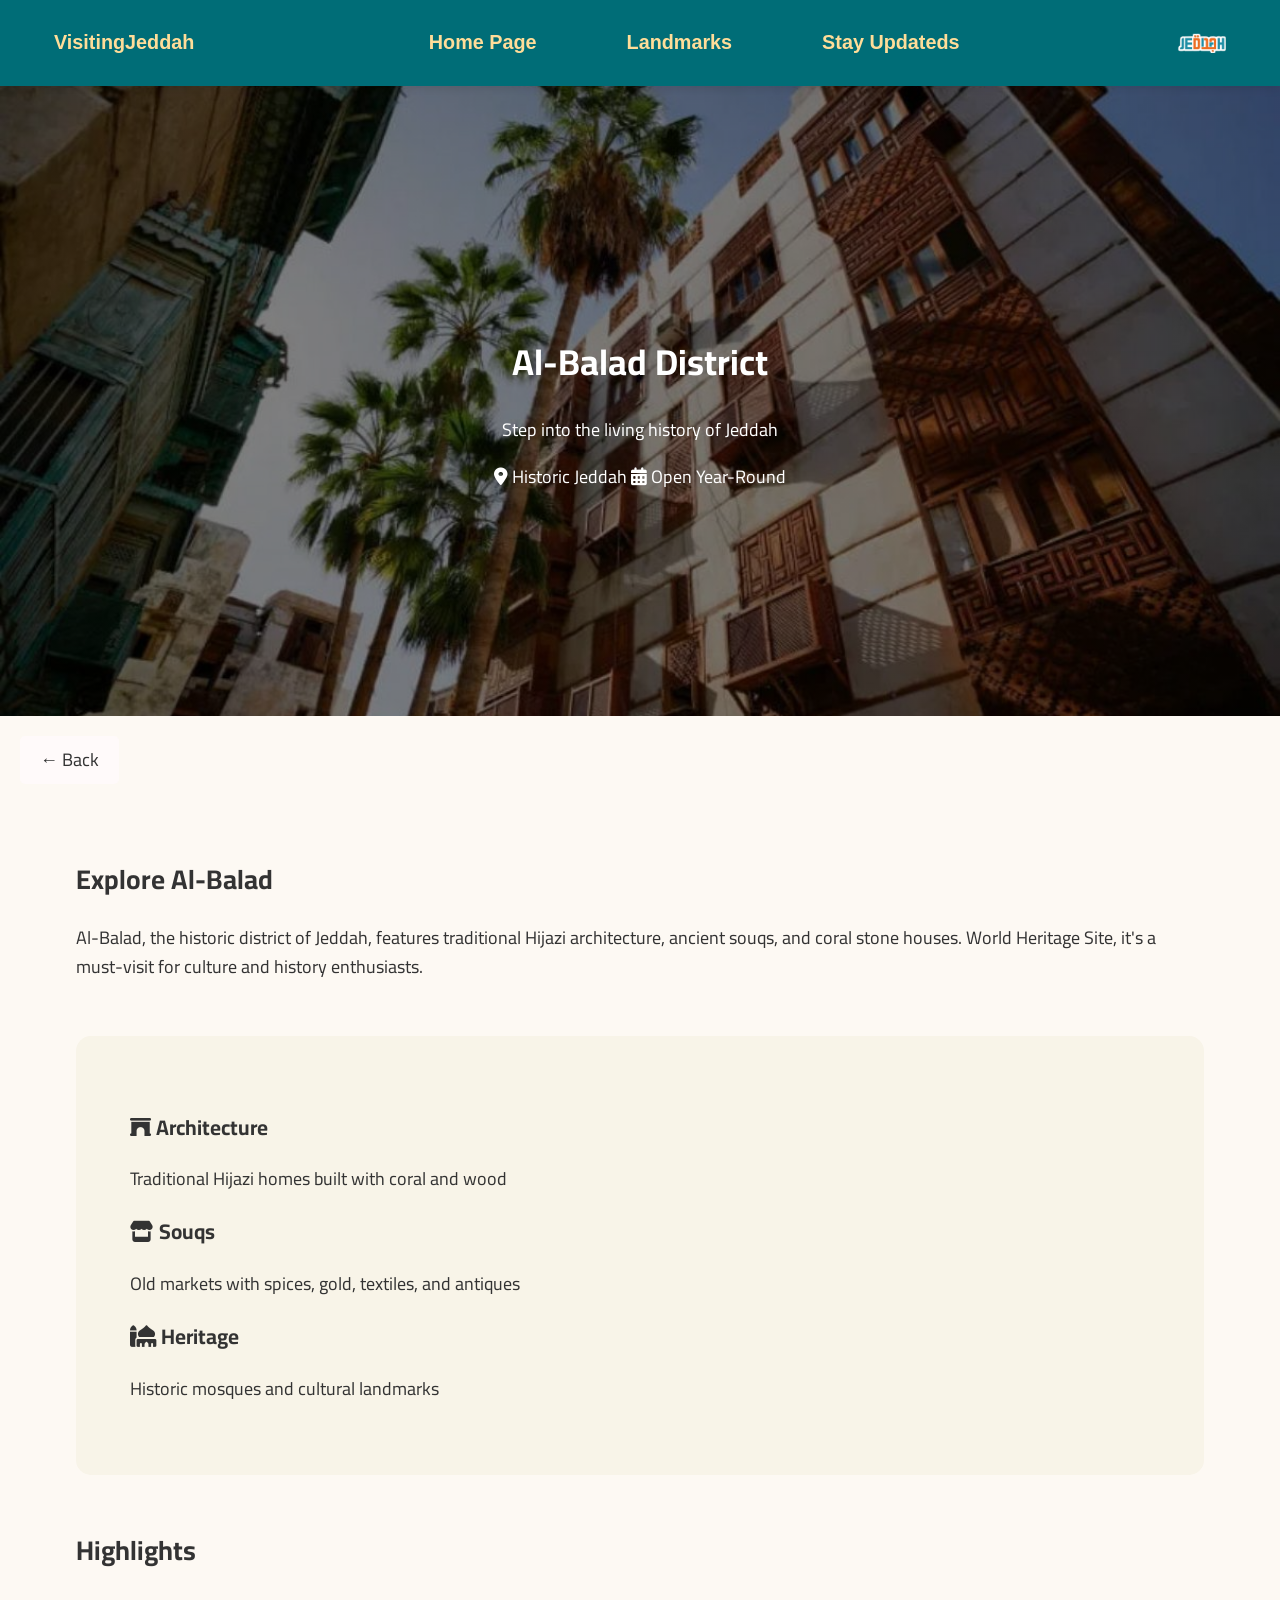
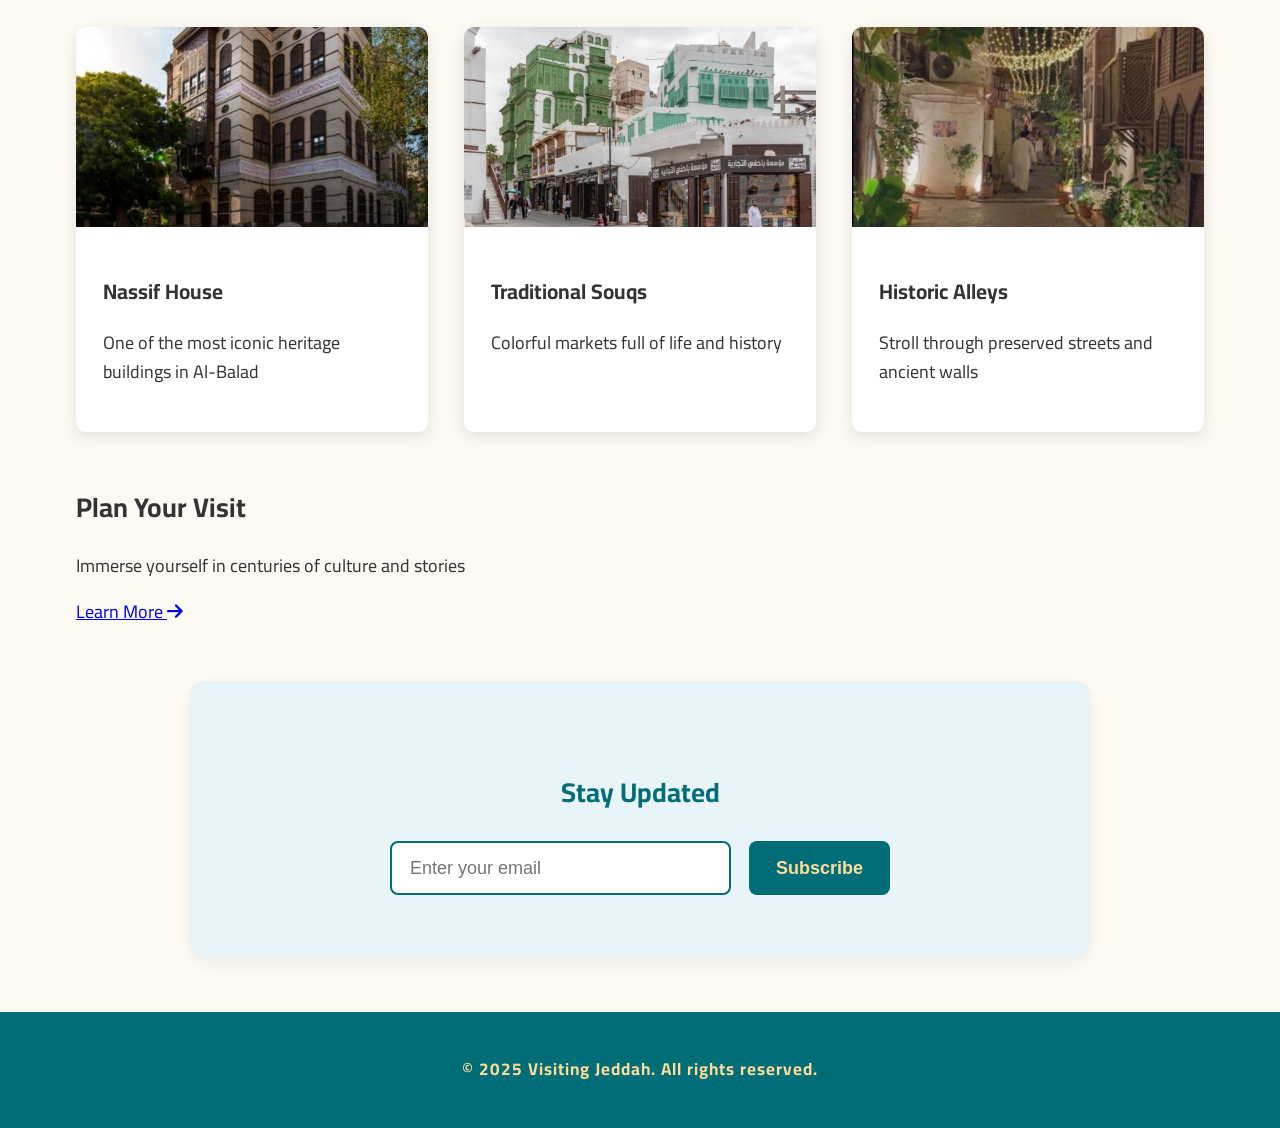
<file: albalad.html>
<!DOCTYPE html>
<html lang="en">
<head>
  <meta charset="UTF-8">
  <title>Al-Balad | Jeddah</title>
  <link rel="stylesheet" href="style.css">
  <link href="https://fonts.googleapis.com/css2?family=Cairo:wght@300;400;600;700&display=swap" rel="stylesheet">
  <link rel="stylesheet" href="https://cdnjs.cloudflare.com/ajax/libs/font-awesome/6.0.0/css/all.min.css">
  <style>
    .albalad-hero {
        background: linear-gradient(rgba(0,0,0,0.5), rgba(0,0,0,0.5)), url('image/AL Balad/Image 2025-05-15 Al-Balad 1.jpg') no-repeat center center / cover;
        height: 70vh;
        display: flex;
        align-items: center;
        justify-content: center;
        color: white;
        text-align: center;
    }
    .biennale-content {
      max-width: 1200px;
      margin: 3rem auto;
      padding: 0 2rem;
    }
    .exhibition-highlights {
      display: grid;
      grid-template-columns: repeat(auto-fit, minmax(300px, 1fr));
      gap: 2rem;
      margin: 3rem 0;
    }
    .highlight-card {
      background: white;
      border-radius: 10px;
      overflow: hidden;
      box-shadow: 0 5px 15px rgba(0,0,0,0.1);
      transition: transform 0.3s;
    }
    .highlight-card:hover {
      transform: translateY(-10px);
    }
    .highlight-image {
      height: 200px;
      background-size: cover;
      background-position: center;
    }
    .highlight-text {
      padding: 1.5rem;
    }
    .info-section {
      background: #f8f4e8;
      padding: 3rem;
      border-radius: 15px;
      margin: 3rem 0;
    }
    .back-btn {
      display: inline-block;
     margin: 20px;
     font-size: 18px;
     background-color: #fffafa;
     color: #333;
     padding: 10px 20px;
     text-decoration: none;
     border: none;
    border-radius: 5px;
    cursor: pointer;
}
  </style>
</head>
<body>

  <nav class="main-nav">
    <a href="index.html" class="logo">Visiting<span>Jeddah</span></a>
    <button class="menu-toggle" id="menuToggle" aria-label="Toggle navigation menu">
      <span></span>
      <span></span>
      <span></span>
    </button>
    <div class="nav-container" id="navContainer">
        
      <ul>
        <li><a href="index.html">Home Page </a></li>
        <li><a href="explore.html">Landmarks</a></li>
        <li><a href="#newsletter">Stay Updateds</a></li>
      </ul>
    </div>
    <img src="image/Jeddah _ جدة Sticker by albobah.png" class="nav-image"
    height="50" alt="">
  </nav>
  
  <header class="albalad-hero hero">
    <div class="hero-content">
      <h1>Al-Balad District</h1>
      <p>Step into the living history of Jeddah</p>
      <div class="hero-details">
        <span><i class="fas fa-map-marker-alt"></i> Historic Jeddah</span>
        <span><i class="fas fa-calendar-alt"></i> Open Year-Round</span>
      </div>
    </div>
  </header>
  
  <a href="explore.html" class="back-btn">← Back</a>

  
  <main class="biennale-content">
    <section class="intro-section">
      <h2>Explore Al-Balad</h2>
      <p>Al-Balad, the historic district of Jeddah, features traditional Hijazi architecture, ancient souqs, and coral stone houses.  World Heritage Site, it's a must-visit for culture and history enthusiasts.</p>
    </section>

    <section class="info-section">
      <div class="info-grid">
        <div>
          <h3><i class="fas fa-archway"></i> Architecture</h3>
          <p>Traditional Hijazi homes built with coral and wood</p>
        </div>
        <div>
          <h3><i class="fas fa-store"></i> Souqs</h3>
          <p>Old markets with spices, gold, textiles, and antiques</p>
        </div>
        <div>
          <h3><i class="fas fa-mosque"></i> Heritage</h3>
          <p>Historic mosques and cultural landmarks</p>
        </div>
      </div>
    </section>

    <section class="exhibition-section">
      <h2>Highlights</h2>
      <div class="exhibition-highlights">
        <div class="highlight-card">
          <div class="highlight-image" style="background-image: url('image/AL Balad/Image 2025-05-15 Al-Balad 2.jpg')"></div>
          <div class="highlight-text">
            <h3>Nassif House</h3>
            <p>One of the most iconic heritage buildings in Al-Balad</p>
          </div>
        </div>
        <div class="highlight-card">
          <div class="highlight-image" style="background-image: url('image/AL Balad/Image 2025-05-15 Al-Balad3.jpg')"></div>
          <div class="highlight-text">
            <h3>Traditional Souqs</h3>
            <p>Colorful markets full of life and history</p>
          </div>
        </div>
        <div class="highlight-card">
          <div class="highlight-image" style="background-image: url('image/AL Balad/Image 2025-05-15 AL balad5.jpg')"></div>
          <div class="highlight-text">
            <h3>Historic Alleys</h3>
            <p>Stroll through preserved streets and ancient walls</p>
          </div>
        </div>
      </div>
    </section>

    <section class="cta-section">
      <h2>Plan Your Visit</h2>
      <p>Immerse yourself in centuries of culture and stories</p>
      <a href="https://www.visitalbalad.com/en" class="cta-button" target="_blank">Learn More <i class="fas fa-arrow-right"></i></a>
    </section>
    </main>
    <section id="newsletter" class="newsletter">
      <h3>Stay Updated</h3>
      <form id="subscribeForm" class="email-subscription">
        <input type="email" id="emailInput" placeholder="Enter your email" required>
        <button type="submit">Subscribe</button>
      </form>
      <p id="thankYouMsg" style="display:none; color: green; font-weight:bold; margin-top: 10px;">
        Thank you for subscribing!
      </p>
    </section>
     
    <script>
    document.getElementById("subscribeForm").addEventListener("submit", function(event) {
      event.preventDefault(); 
      var msg = document.getElementById("thankYouMsg");
      msg.style.display = "block"; 
      setTimeout(function() {
        msg.style.display = "none";
      }, 3000);
    });
    
    
    // Mobile Menu Toggle
    const menuToggle = document.getElementById("menuToggle");
    const navContainer = document.getElementById("navContainer");
    
    if (menuToggle && navContainer) {
      menuToggle.addEventListener("click", function() {
        menuToggle.classList.toggle("active");
        navContainer.classList.toggle("active");
      });

      // Close mobile menu when a link is clicked
      const navLinks = navContainer.querySelectorAll("a");
      navLinks.forEach(link => {
        link.addEventListener("click", function() {
          menuToggle.classList.remove("active");
          navContainer.classList.remove("active");
        });
      });
    }
    </script>
     

    <footer>
      <p>&copy; 2025 Visiting Jeddah. All rights reserved.</p>
    </footer>
    
</body>
</html>
</file>
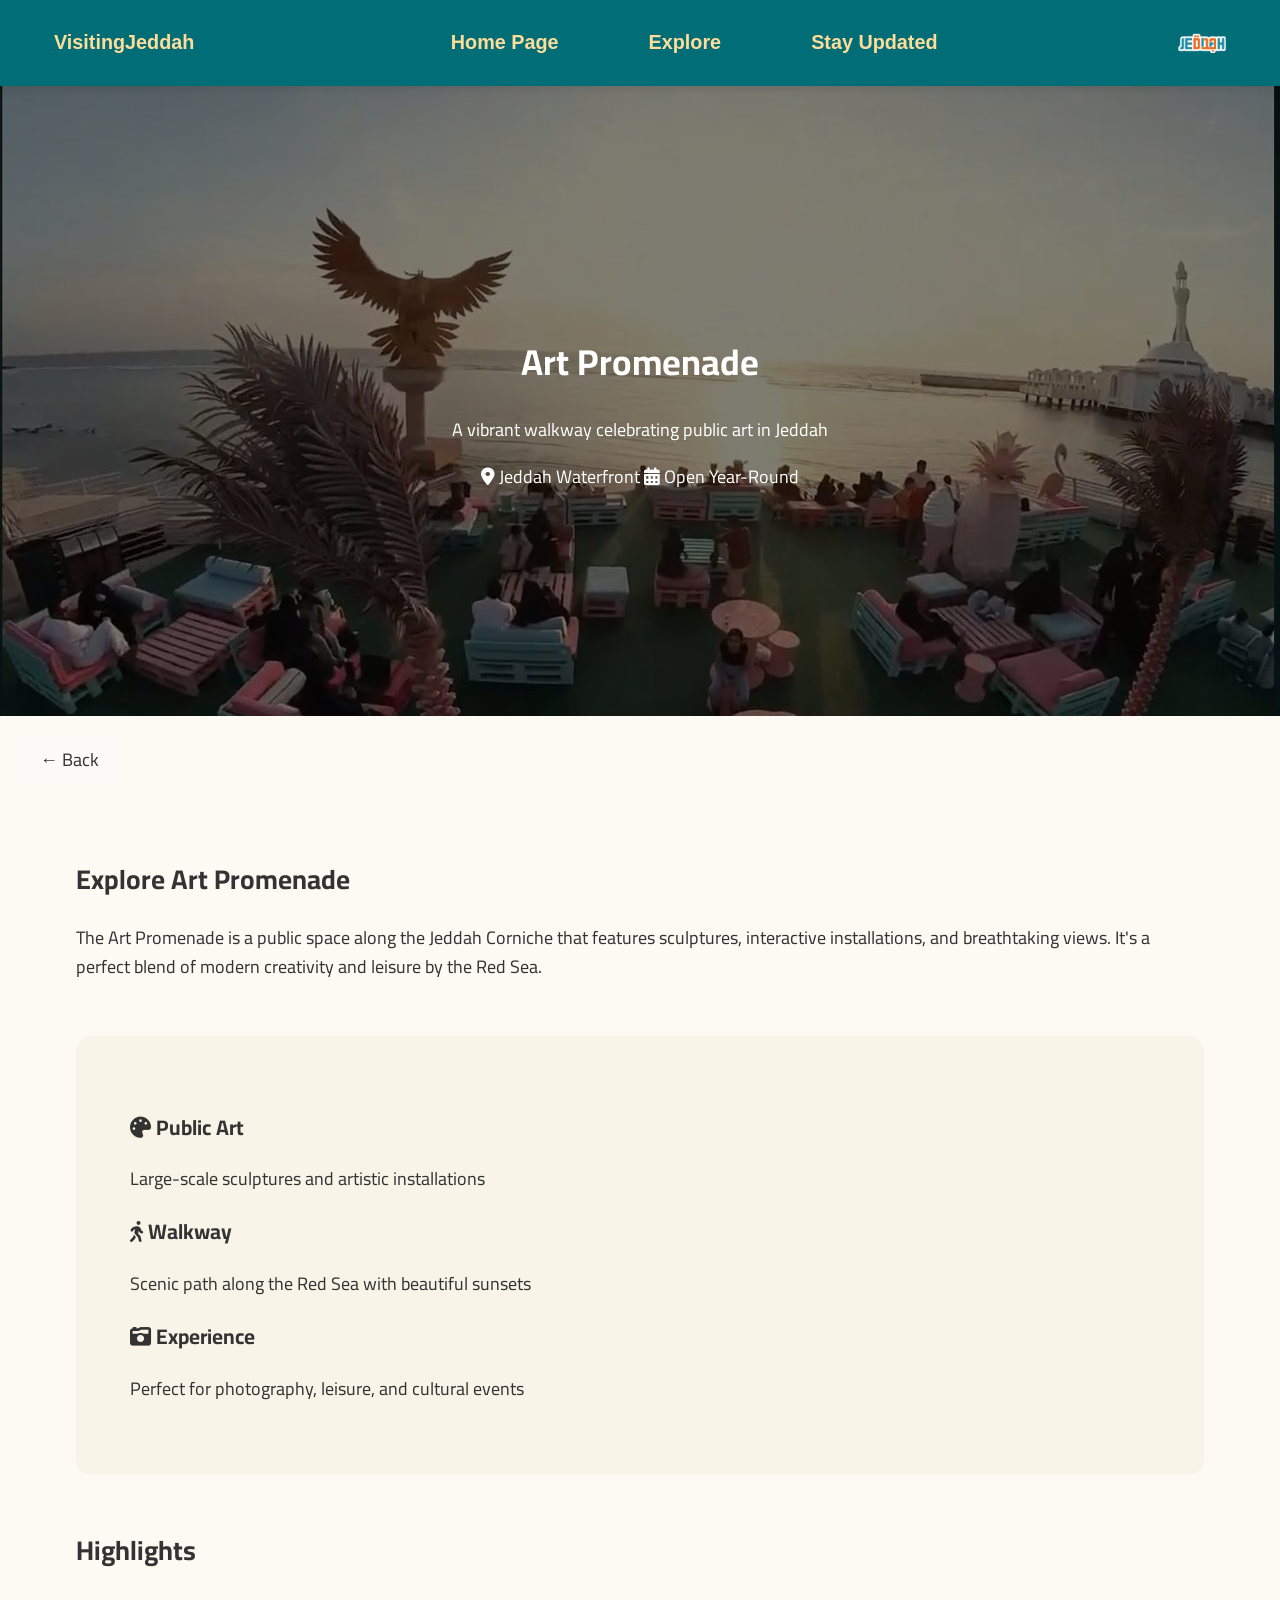
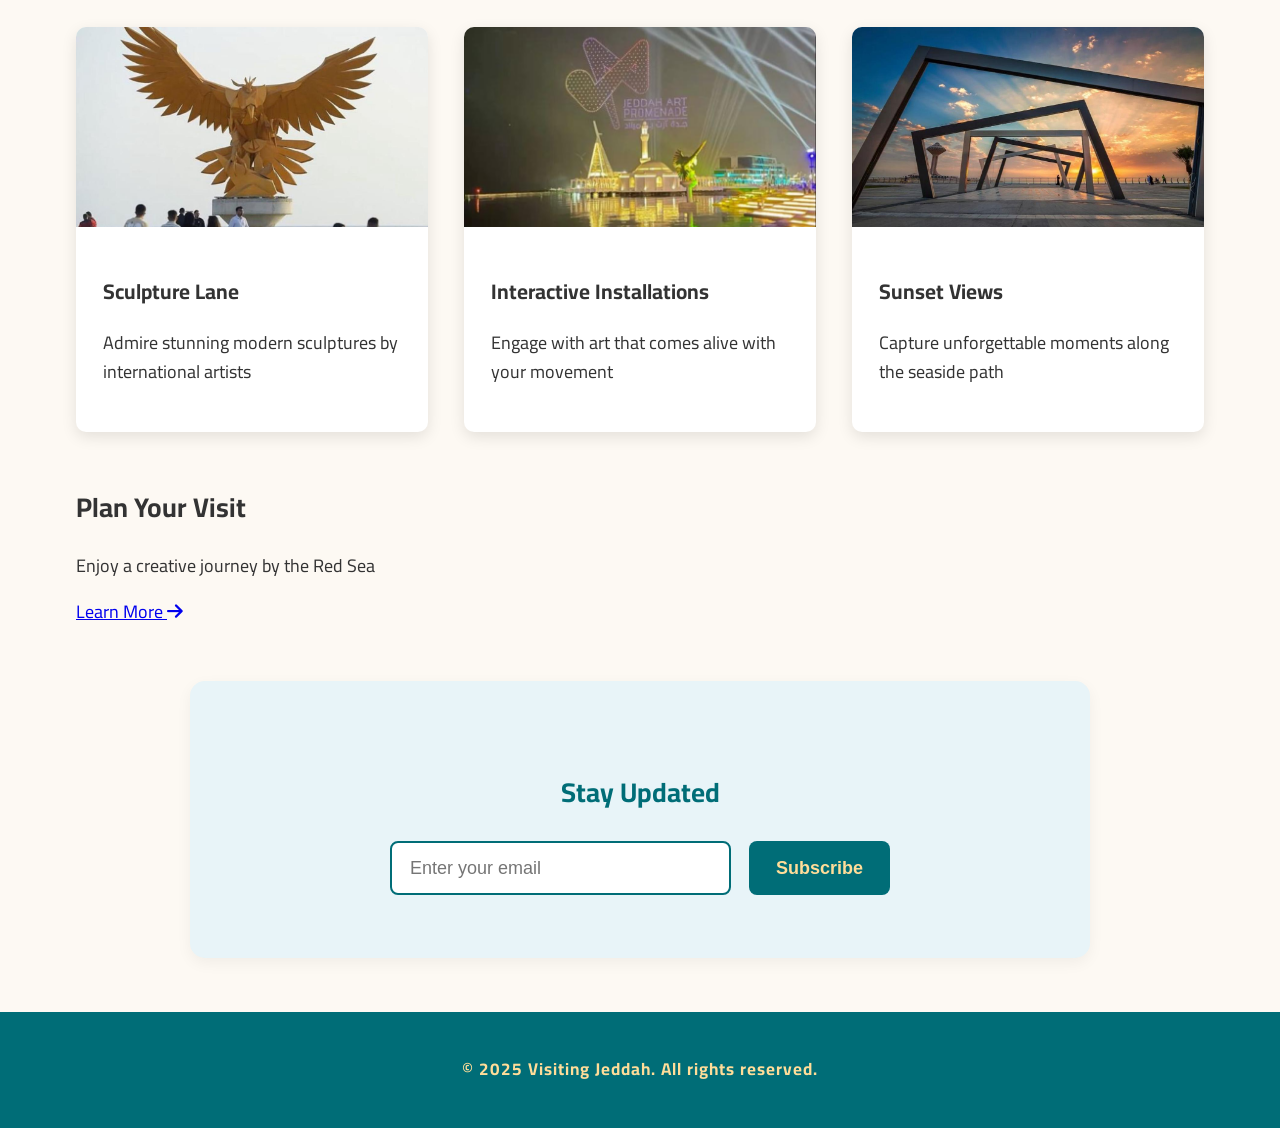
<file: artpromenade.html>
<!DOCTYPE html>
<html lang="en">
<head>
  <meta charset="UTF-8">
  <title>Art Promenade | Jeddah</title>
  <link rel="stylesheet" href="style.css">
  <link href="https://fonts.googleapis.com/css2?family=Cairo:wght@300;400;600;700&display=swap" rel="stylesheet">
  <link rel="stylesheet" href="https://cdnjs.cloudflare.com/ajax/libs/font-awesome/6.0.0/css/all.min.css">
  <style>
    .art-hero {
        background: linear-gradient(rgba(0,0,0,0.5), rgba(0,0,0,0.5)), url('image/art Promenade/Image 2025-05-15 Art0.jpg') no-repeat center center / cover;
        height: 70vh;
        display: flex;
        align-items: center;
        justify-content: center;
        color: white;
        text-align: center;
    }
    .biennale-content {
      max-width: 1200px;
      margin: 3rem auto;
      padding: 0 2rem;
    }
    .exhibition-highlights {
      display: grid;
      grid-template-columns: repeat(auto-fit, minmax(300px, 1fr));
      gap: 2rem;
      margin: 3rem 0;
    }
    .highlight-card {
      background: white;
      border-radius: 10px;
      overflow: hidden;
      box-shadow: 0 5px 15px rgba(0,0,0,0.1);
      transition: transform 0.3s;
    }
    .highlight-card:hover {
      transform: translateY(-10px);
    }
    .highlight-image {
      height: 200px;
      background-size: cover;
      background-position: center;
    }
    .highlight-text {
      padding: 1.5rem;
    }
    .info-section {
      background: #f8f4e8;
      padding: 3rem;
      border-radius: 15px;
      margin: 3rem 0;
    }
    
    .back-btn {
      display: inline-block;
     margin: 20px;
     font-size: 18px;
     background-color: #fffafa;
     color: #333;
     padding: 10px 20px;
     text-decoration: none;
     border: none;
    border-radius: 5px;
    cursor: pointer;
}
  </style>
</head>
<body>

  <nav class="main-nav">
    <a href="index.html" class="logo">Visiting<span>Jeddah</span></a>
    <button class="menu-toggle" id="menuToggle" aria-label="Toggle navigation menu">
      <span></span>
      <span></span>
      <span></span>
    </button>
    <div class="nav-container" id="navContainer">
        
      <ul>
        <li><a href="index.html">Home Page </a></li>
        <li><a href="explore.html">Explore</a></li>
        <li><a href="#newsletter">Stay Updated</a></li>
      </ul>
    </div>
    <img src="image/Jeddah _ جدة Sticker by albobah.png" class="nav-image"
    height="50" alt="">
  </nav>

  <header class="art-hero hero">
    <div class="hero-content">
      <h1>Art Promenade</h1>
      <p>A vibrant walkway celebrating public art in Jeddah</p>
      <div class="hero-details">
        <span><i class="fas fa-map-marker-alt"></i> Jeddah Waterfront</span>
        <span><i class="fas fa-calendar-alt"></i> Open Year-Round</span>
      </div>
    </div>
  </header>
  <a href="explore.html" class="back-btn">← Back</a>
  <main class="biennale-content">
    <section class="intro-section">
      <h2>Explore Art Promenade</h2>
      <p>The Art Promenade is a public space along the Jeddah Corniche that features sculptures, interactive installations, and breathtaking views. It's a perfect blend of modern creativity and leisure by the Red Sea.</p>
    </section>

    <section class="info-section">
      <div class="info-grid">
        <div>
          <h3><i class="fas fa-palette"></i> Public Art</h3>
          <p>Large-scale sculptures and artistic installations</p>
        </div>
        <div>
          <h3><i class="fas fa-walking"></i> Walkway</h3>
          <p>Scenic path along the Red Sea with beautiful sunsets</p>
        </div>
        <div>
          <h3><i class="fas fa-camera-retro"></i> Experience</h3>
          <p>Perfect for photography, leisure, and cultural events</p>
        </div>
      </div>
    </section>

    <section class="exhibition-section">
      <h2>Highlights</h2>
      <div class="exhibition-highlights">
        <div class="highlight-card">
          <div class="highlight-image" style="background-image: url('image/art Promenade/Image 2025-05-15 Art1.jpg')"></div>
          <div class="highlight-text">
            <h3>Sculpture Lane</h3>
            <p>Admire stunning modern sculptures by international artists</p>
          </div>
        </div>
        <div class="highlight-card">
          <div class="highlight-image" style="background-image: url('image/art Promenade/Image 2025-05-15 Art Promenade2.jpg')"></div>
          <div class="highlight-text">
            <h3>Interactive Installations</h3>
            <p>Engage with art that comes alive with your movement</p>
          </div>
        </div>
        <div class="highlight-card">
          <div class="highlight-image" style="background-image: url('image/art Promenade/Image 2025-05-15 Art Promenade3.jpg')"></div>
          <div class="highlight-text">
            <h3>Sunset Views</h3>
            <p>Capture unforgettable moments along the seaside path</p>
          </div>
        </div>
      </div>
    </section>

    <section class="cta-section">
      <h2>Plan Your Visit</h2>
      <p>Enjoy a creative journey by the Red Sea</p>
      <a href="https://www.visitsaudi.com/en/jeddah/attractions/jeddah-art-promenade" class="cta-button" target="_blank">Learn More <i class="fas fa-arrow-right"></i></a>
    </section>
    </main>
    <section id="newsletter" class="newsletter">
      <h3>Stay Updated</h3>
      <form id="subscribeForm" class="email-subscription">
        <input type="email" id="emailInput" placeholder="Enter your email" required>
        <button type="submit">Subscribe</button>
      </form>
      <p id="thankYouMsg" style="display:none; color: green; font-weight:bold; margin-top: 10px;">
        Thank you for subscribing!
      </p>
    </section>
     
    <script>
    document.getElementById("subscribeForm").addEventListener("submit", function(event) {
      event.preventDefault(); 
      var msg = document.getElementById("thankYouMsg");
      msg.style.display = "block"; 
      setTimeout(function() {
        msg.style.display = "none";
      }, 3000);
    });
    
    
    // Mobile Menu Toggle
    const menuToggle = document.getElementById("menuToggle");
    const navContainer = document.getElementById("navContainer");
    
    if (menuToggle && navContainer) {
      menuToggle.addEventListener("click", function() {
        menuToggle.classList.toggle("active");
        navContainer.classList.toggle("active");
      });

      // Close mobile menu when a link is clicked
      const navLinks = navContainer.querySelectorAll("a");
      navLinks.forEach(link => {
        link.addEventListener("click", function() {
          menuToggle.classList.remove("active");
          navContainer.classList.remove("active");
        });
      });
    }
    </script>
      
    <footer>
      <p>&copy; 2025 Visiting Jeddah. All rights reserved.</p>
    </footer>

</body>
</html>
</file>
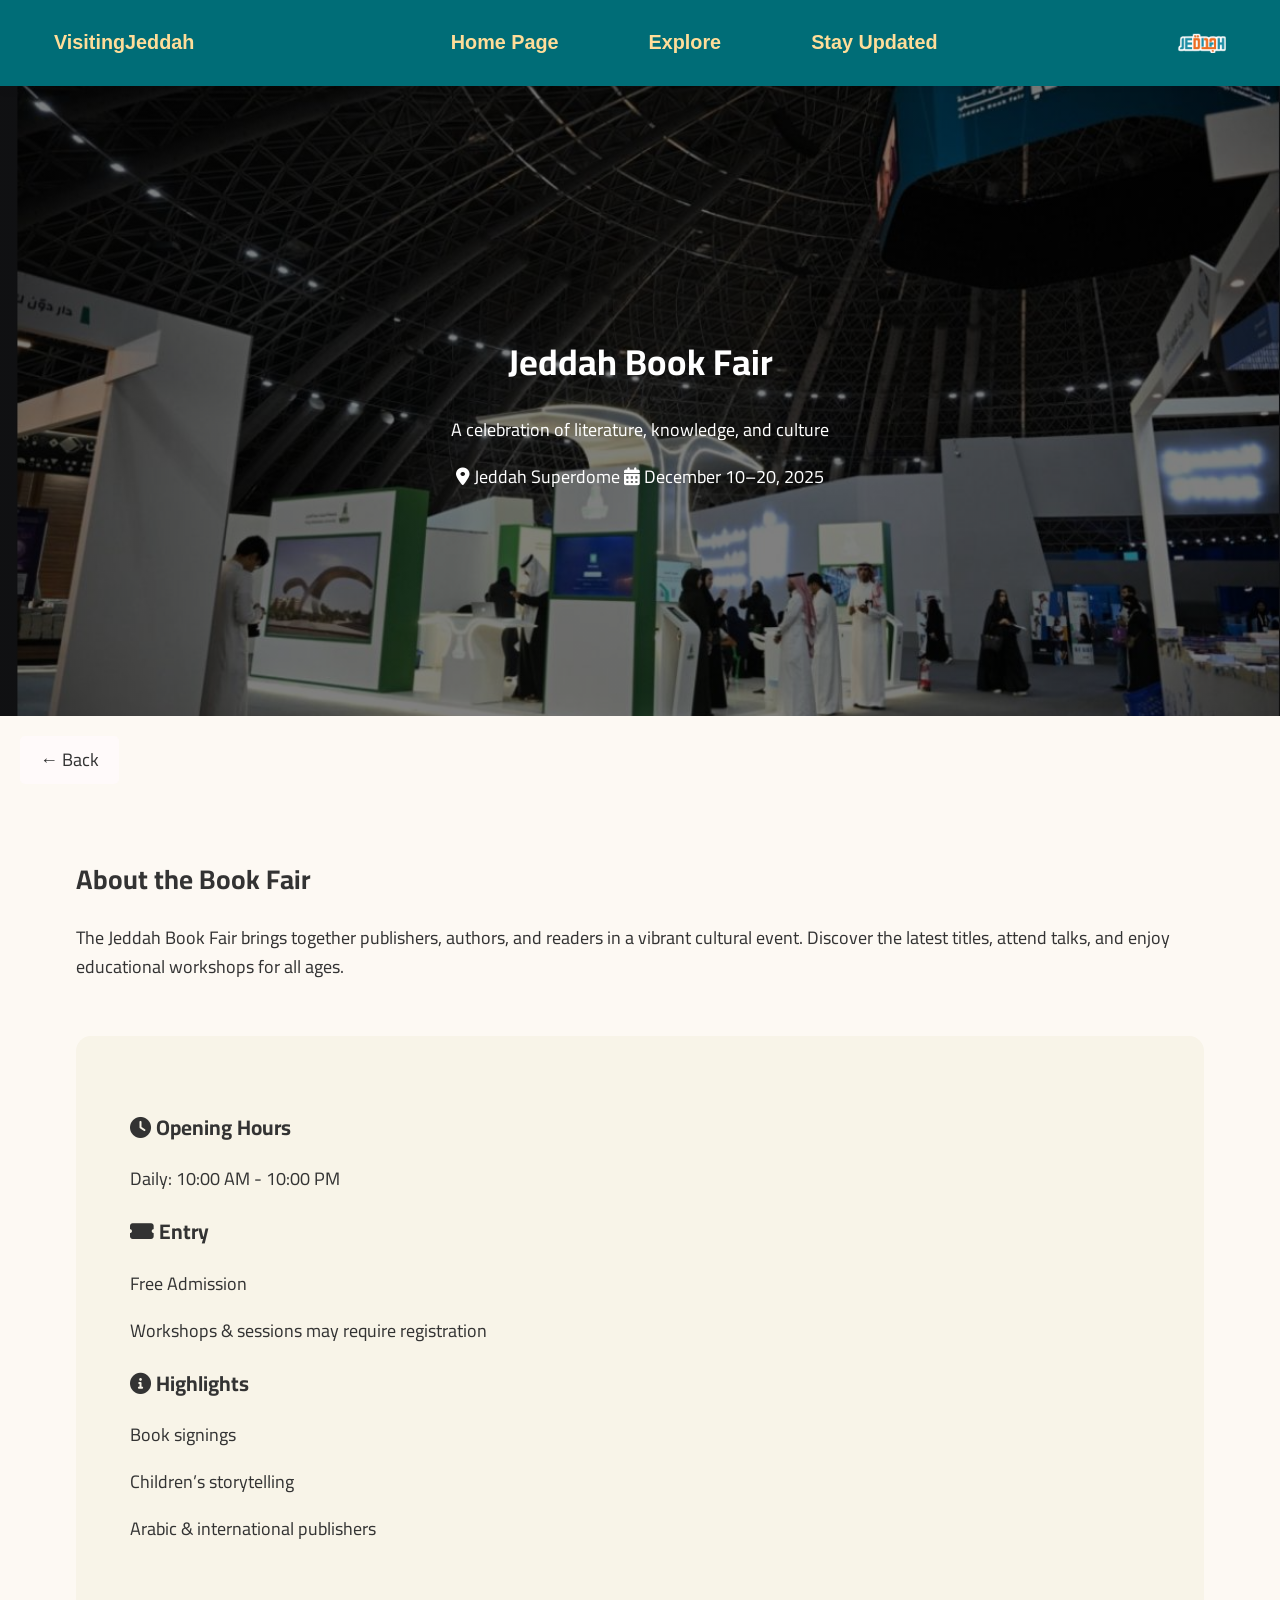
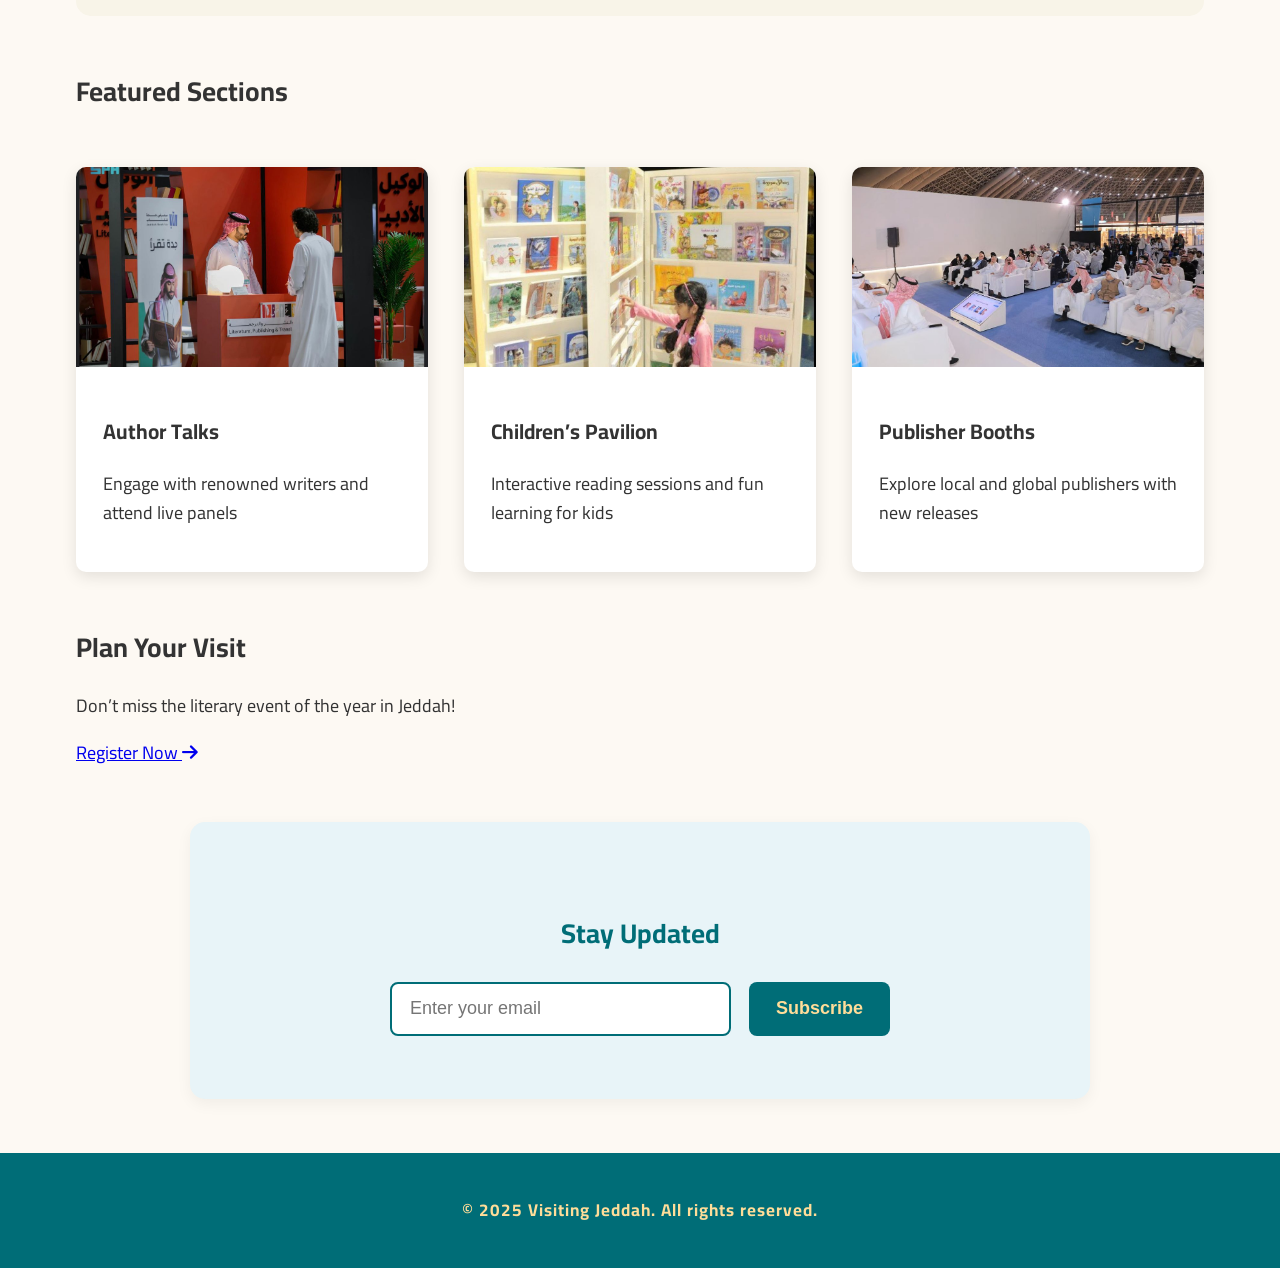
<file: bookfair.html>
<!DOCTYPE html>
<html lang="en">
<head>
  <meta charset="UTF-8">
  <title>Book Fair | Jeddah</title>
  <link rel="stylesheet" href="style.css">
  <link href="https://fonts.googleapis.com/css2?family=Cairo:wght@300;400;600;700&display=swap" rel="stylesheet">
  <link rel="stylesheet" href="https://cdnjs.cloudflare.com/ajax/libs/font-awesome/6.0.0/css/all.min.css">
  <style>
    .citywalk-hero {
        background: linear-gradient(rgba(0,0,0,0.5), rgba(0,0,0,0.5)), url('image/Bookfiar/Image 2025-05-15 Bookfair0.jpg') no-repeat center center / cover;
        height: 70vh;
        display: flex;
        align-items: center;
        justify-content: center;
        color: white;
        text-align: center;
    }
    .biennale-content {
      max-width: 1200px;
      margin: 3rem auto;
      padding: 0 2rem;
    }
    .exhibition-highlights {
      display: grid;
      grid-template-columns: repeat(auto-fit, minmax(300px, 1fr));
      gap: 2rem;
      margin: 3rem 0;
    }
    .highlight-card {
      background: white;
      border-radius: 10px;
      overflow: hidden;
      box-shadow: 0 5px 15px rgba(0,0,0,0.1);
      transition: transform 0.3s;
    }
    .highlight-card:hover {
      transform: translateY(-10px);
    }
    .highlight-image {
      height: 200px;
      background-size: cover;
      background-position: center;
    }
    .highlight-text {
      padding: 1.5rem;
    }
    .info-section {
      background: #f8f4e8;
      padding: 3rem;
      border-radius: 15px;
      margin: 3rem 0;
    }
    
    .back-btn {
      display: inline-block;
     margin: 20px;
     font-size: 18px;
     background-color: #fffafa;
     color: #333;
     padding: 10px 20px;
     text-decoration: none;
     border: none;
    border-radius: 5px;
    cursor: pointer;
}
  </style>
</head>
<body>

  <nav class="main-nav">
    <a href="index.html" class="logo">Visiting<span>Jeddah</span></a>
    <button class="menu-toggle" id="menuToggle" aria-label="Toggle navigation menu">
      <span></span>
      <span></span>
      <span></span>
    </button>
    <div class="nav-container" id="navContainer">
        
      <ul>
        <li><a href="index.html">Home Page </a></li>
        <li><a href="explore.html">Explore</a></li>
        <li><a href="#newsletter">Stay Updated</a></li>
      </ul>
    </div>
    <img src="image/Jeddah _ جدة Sticker by albobah.png" class="nav-image"
    height="50" alt="">
  </nav>

  <header class="citywalk-hero hero">
    <div class="hero-content">
      <h1>Jeddah Book Fair</h1>
      <p>A celebration of literature, knowledge, and culture</p>
      <div class="hero-details">
        <span><i class="fas fa-map-marker-alt"></i> Jeddah Superdome</span>
        <span><i class="fas fa-calendar-alt"></i> December 10–20, 2025</span>
      </div>
    </div>
  </header>
  <a href="explore.html" class="back-btn">← Back</a>
  <main class="biennale-content">
    <section class="intro-section">
      <h2>About the Book Fair</h2>
      <p>The Jeddah Book Fair brings together publishers, authors, and readers in a vibrant cultural event. Discover the latest titles, attend talks, and enjoy educational workshops for all ages.</p>
    </section>

    <section class="info-section">
      <div class="info-grid">
        <div>
          <h3><i class="fas fa-clock"></i> Opening Hours</h3>
          <p>Daily: 10:00 AM - 10:00 PM</p>
        </div>
        <div>
          <h3><i class="fas fa-ticket-alt"></i> Entry</h3>
          <p>Free Admission</p>
          <p>Workshops & sessions may require registration</p>
        </div>
        <div>
          <h3><i class="fas fa-info-circle"></i> Highlights</h3>
          <p>Book signings</p>
          <p>Children’s storytelling</p>
          <p>Arabic & international publishers</p>
        </div>
      </div>
    </section>

    <section class="exhibition-section">
      <h2>Featured Sections</h2>
      <div class="exhibition-highlights">
        <div class="highlight-card">
          <div class="highlight-image" style="background-image: url('image/Bookfiar/Image 2025-05-15 Bookfair1.jpg')"></div>
          <div class="highlight-text">
            <h3>Author Talks</h3>
            <p>Engage with renowned writers and attend live panels</p>
          </div>
        </div>
        <div class="highlight-card">
          <div class="highlight-image" style="background-image: url('image/Bookfiar/Image 2025-05-15 Bookfair2.jpg')"></div>
          <div class="highlight-text">
            <h3>Children’s Pavilion</h3>
            <p>Interactive reading sessions and fun learning for kids</p>
          </div>
        </div>
        <div class="highlight-card">
          <div class="highlight-image" style="background-image: url('image/Bookfiar/Image 2025-05-15 Bookfair3.jpg')"></div>
          <div class="highlight-text">
            <h3>Publisher Booths</h3>
            <p>Explore local and global publishers with new releases</p>
          </div>
        </div>
      </div>
    </section>

    <section class="cta-section">
      <h2>Plan Your Visit</h2>
      <p>Don’t miss the literary event of the year in Jeddah!</p>
      <a href="https://webook.com/en/events/jeddah-book-fair-2024-moc" class="cta-button" target="_blank">Register Now <i class="fas fa-arrow-right"></i></a>
    </section>
    </main>
    
    <section id="newsletter" class="newsletter">
      <h3>Stay Updated</h3>
      <form id="subscribeForm" class="email-subscription">
        <input type="email" id="emailInput" placeholder="Enter your email" required>
        <button type="submit">Subscribe</button>
      </form>
      <p id="thankYouMsg" style="display:none; color: green; font-weight:bold; margin-top: 10px;">
        Thank you for subscribing!
      </p>
    </section>
     
    <script>
    document.getElementById("subscribeForm").addEventListener("submit", function(event) {
      event.preventDefault(); 
      var msg = document.getElementById("thankYouMsg");
      msg.style.display = "block"; 
      setTimeout(function() {
        msg.style.display = "none";
      }, 3000);
    });
    
    
    // Mobile Menu Toggle
    const menuToggle = document.getElementById("menuToggle");
    const navContainer = document.getElementById("navContainer");
    
    if (menuToggle && navContainer) {
      menuToggle.addEventListener("click", function() {
        menuToggle.classList.toggle("active");
        navContainer.classList.toggle("active");
      });

      // Close mobile menu when a link is clicked
      const navLinks = navContainer.querySelectorAll("a");
      navLinks.forEach(link => {
        link.addEventListener("click", function() {
          menuToggle.classList.remove("active");
          navContainer.classList.remove("active");
        });
      });
    }
    </script>
    
    <footer>
      <p>&copy; 2025 Visiting Jeddah. All rights reserved.</p>
    </footer>

</body>
</html>
</file>
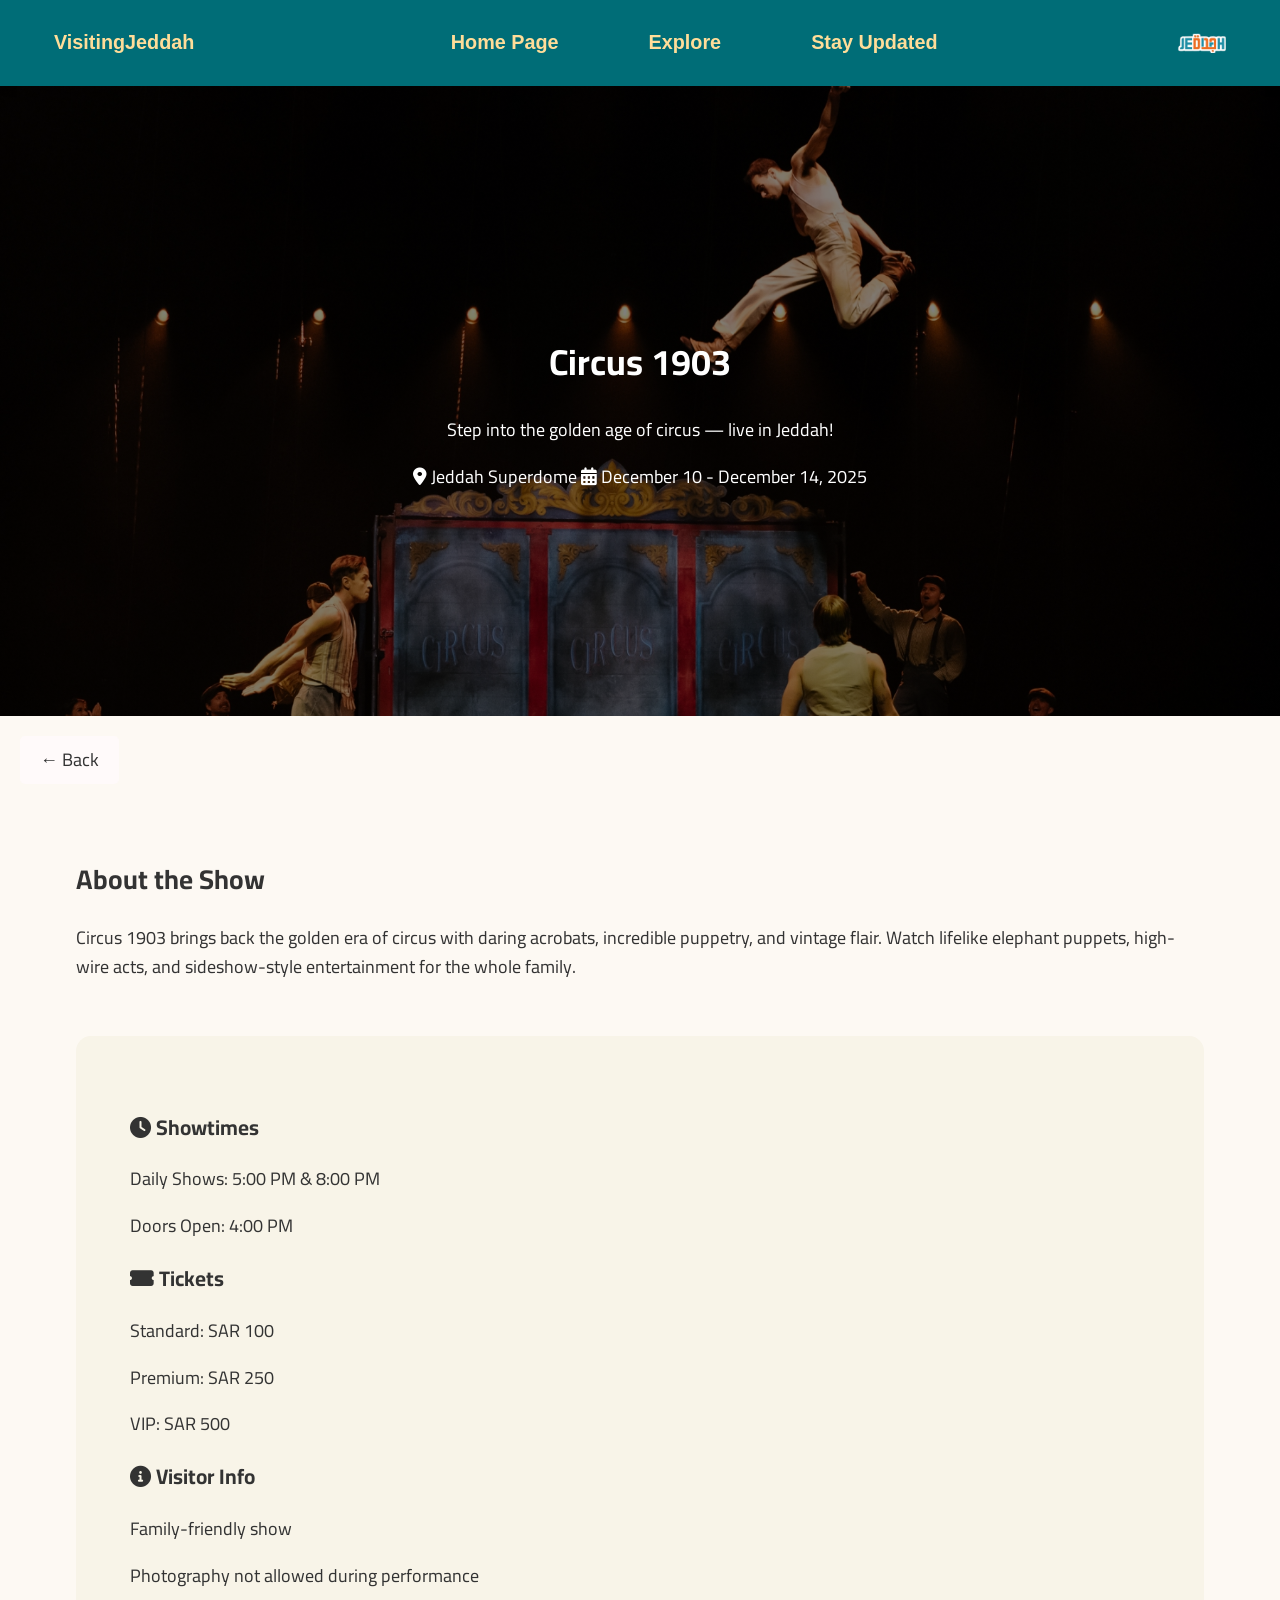
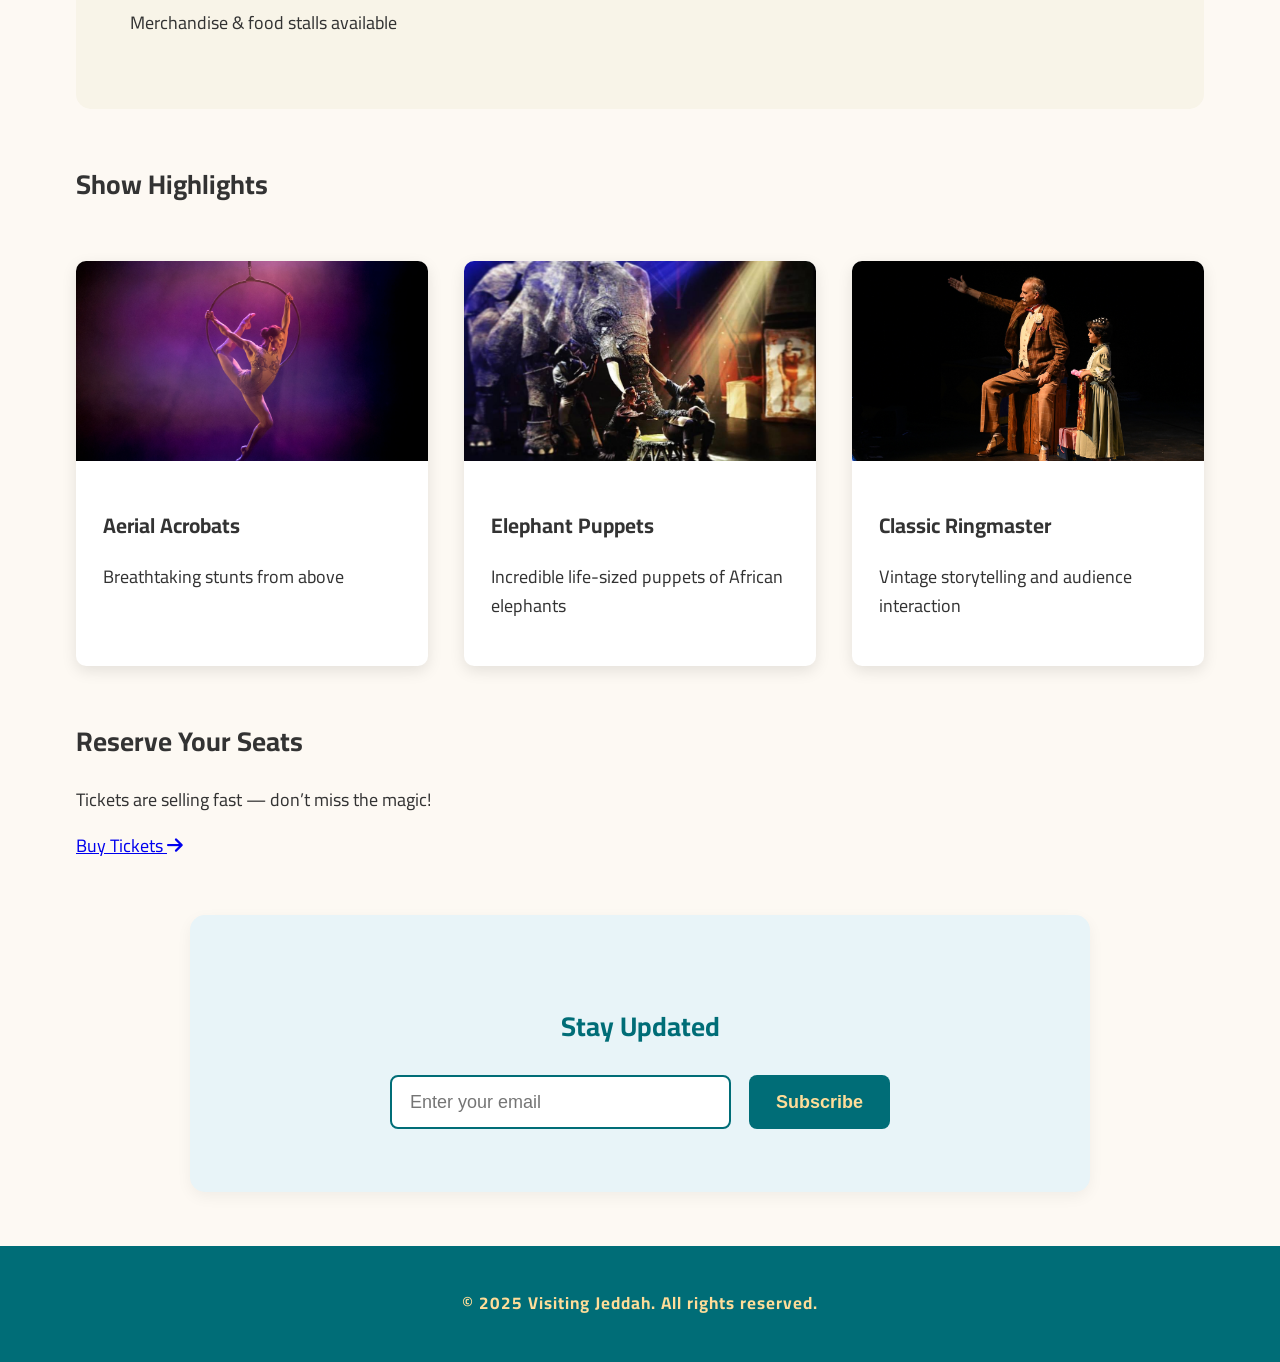
<file: Circus.html>
<!DOCTYPE html>
<html lang="en">
<head>
  <meta charset="UTF-8">
  <title>Circus 1903 | Jeddah</title>
  <link rel="stylesheet" href="style.css">
  <link href="https://fonts.googleapis.com/css2?family=Cairo:wght@300;400;600;700&display=swap" rel="stylesheet">
  <link rel="stylesheet" href="https://cdnjs.cloudflare.com/ajax/libs/font-awesome/6.0.0/css/all.min.css">
  <style>
    .circus-hero {
        background: linear-gradient(rgba(0,0,0,0.5), rgba(0,0,0,0.5)), url('image/Circus/Circus-1903-Melbourne-Photography-by-Jason-Lau-03.jpg') no-repeat center center / cover;
        height: 70vh;
        display: flex;
        align-items: center;
        justify-content: center;
        color: white;
        text-align: center;
    }
    .biennale-content {
      max-width: 1200px;
      margin: 3rem auto;
      padding: 0 2rem;
    }
    .exhibition-highlights {
      display: grid;
      grid-template-columns: repeat(auto-fit, minmax(300px, 1fr));
      gap: 2rem;
      margin: 3rem 0;
    }
    .highlight-card {
      background: white;
      border-radius: 10px;
      overflow: hidden;
      box-shadow: 0 5px 15px rgba(0,0,0,0.1);
      transition: transform 0.3s;
    }
    .highlight-card:hover {
      transform: translateY(-10px);
    }
    .highlight-image {
      height: 200px;
      background-size: cover;
      background-position: center;
    }
    .highlight-text {
      padding: 1.5rem;
    }
    .info-section {
      background: #f8f4e8;
      padding: 3rem;
      border-radius: 15px;
      margin: 3rem 0;
    }
    .artwork-gallery {
      display: grid;
      grid-template-columns: repeat(auto-fill, minmax(250px, 1fr));
      gap: 1.5rem;
      margin: 3rem 0;
    }
    .artwork {
      height: 300px;
      background-size: cover;
      background-position: center;
      border-radius: 8px;
      position: relative;
      overflow: hidden;
    }
    .artwork-overlay {
      position: absolute;
      bottom: -100%;
      left: 0;
      right: 0;
      background: rgba(0, 109, 119, 0.9);
      color: white;
      padding: 1rem;
      transition: bottom 0.3s;
    }
    .artwork:hover .artwork-overlay {
      bottom: 0;
    }
    
    .back-btn {
      display: inline-block;
     margin: 20px;
     font-size: 18px;
     background-color: #fffafa;
     color: #333;
     padding: 10px 20px;
     text-decoration: none;
     border: none;
    border-radius: 5px;
    cursor: pointer;
}
  </style>
</head>
<body>

  <nav class="main-nav">
    <a href="index.html" class="logo">Visiting<span>Jeddah</span></a>
    <button class="menu-toggle" id="menuToggle" aria-label="Toggle navigation menu">
      <span></span>
      <span></span>
      <span></span>
    </button>
    <div class="nav-container" id="navContainer">
        
      <ul>
        <li><a href="index.html">Home Page </a></li>
        <li><a href="explore.html">Explore</a></li>
        <li><a href="#newsletter">Stay Updated</a></li>
      </ul>
    </div>
    <img src="image/Jeddah _ جدة Sticker by albobah.png" class="nav-image"
    height="50" alt="">
  </nav>

  <header class="circus-hero hero">
    <div class="hero-content">
      <h1>Circus 1903</h1>
      <p>Step into the golden age of circus — live in Jeddah!</p>
      <div class="hero-details">
        <span><i class="fas fa-map-marker-alt"></i> Jeddah Superdome</span>
        <span><i class="fas fa-calendar-alt"></i> December 10 - December 14, 2025</span>
      </div>
    </div>
  </header>
  <a href="explore.html" class="back-btn">← Back</a>
  <main class="biennale-content">
    <section class="intro-section">
      <h2>About the Show</h2>
      <p>Circus 1903 brings back the golden era of circus with daring acrobats, incredible puppetry, and vintage flair. Watch lifelike elephant puppets, high-wire acts, and sideshow-style entertainment for the whole family.</p>
    </section>

    <section class="info-section">
      <div class="info-grid">
        <div>
          <h3><i class="fas fa-clock"></i> Showtimes</h3>
          <p>Daily Shows: 5:00 PM & 8:00 PM</p>
          <p>Doors Open: 4:00 PM</p>
        </div>
        <div>
          <h3><i class="fas fa-ticket-alt"></i> Tickets</h3>
          <p>Standard: SAR 100</p>
          <p>Premium: SAR 250</p>
          <p>VIP: SAR 500</p>
        </div>
        <div>
          <h3><i class="fas fa-info-circle"></i> Visitor Info</h3>
          <p>Family-friendly show</p>
          <p>Photography not allowed during performance</p>
          <p>Merchandise & food stalls available</p>
        </div>
      </div>
    </section>

    <section class="exhibition-section">
      <h2>Show Highlights</h2>
      <div class="exhibition-highlights">
        <div class="highlight-card">
          <div class="highlight-image" style="background-image: url('image/Circus/Circus1903-HIRES-45_credit-Ken-Leanfore-2048x1365.jpg')"></div>
          <div class="highlight-text">
            <h3>Aerial Acrobats</h3>
            <p>Breathtaking stunts from above</p>
          </div>
        </div>
        <div class="highlight-card">
          <div class="highlight-image" style="background-image: url('image/Circus/15170874_720550541430218_5700242315902005327_n.jpg')"></div>
          <div class="highlight-text">
            <h3>Elephant Puppets</h3>
            <p>Incredible life-sized puppets of African elephants</p>
          </div>
        </div>
        <div class="highlight-card">
          <div class="highlight-image" style="background-image: url('image/Circus/circus_1903_9-5-2024_ahmed_al-thani_-016.jpg')"></div>
          <div class="highlight-text">
            <h3>Classic Ringmaster</h3>
            <p>Vintage storytelling and audience interaction</p>
          </div>
        </div>
      </div>
    </section>

    <section class="cta-section">
      <h2>Reserve Your Seats</h2>
      <p>Tickets are selling fast — don’t miss the magic!</p>
      <a href="https://webook.com/en/events/circus-1903-js-25-tickets-836108" class="cta-button" target="_blank">Buy Tickets <i class="fas fa-arrow-right"></i></a>
    </section>
    </main>    

    <section id="newsletter" class="newsletter">
      <h3>Stay Updated</h3>
      <form id="subscribeForm" class="email-subscription">
        <input type="email" id="emailInput" placeholder="Enter your email" required>
        <button type="submit">Subscribe</button>
      </form>
      <p id="thankYouMsg" style="display:none; color: green; font-weight:bold; margin-top: 10px;">
        Thank you for subscribing!
      </p>
    </section>
     
    <script>
    document.getElementById("subscribeForm").addEventListener("submit", function(event) {
      event.preventDefault(); 
      var msg = document.getElementById("thankYouMsg");
      msg.style.display = "block"; 
      setTimeout(function() {
        msg.style.display = "none";
      }, 3000);
    });
    
    
    // Mobile Menu Toggle
    const menuToggle = document.getElementById("menuToggle");
    const navContainer = document.getElementById("navContainer");
    
    if (menuToggle && navContainer) {
      menuToggle.addEventListener("click", function() {
        menuToggle.classList.toggle("active");
        navContainer.classList.toggle("active");
      });

      // Close mobile menu when a link is clicked
      const navLinks = navContainer.querySelectorAll("a");
      navLinks.forEach(link => {
        link.addEventListener("click", function() {
          menuToggle.classList.remove("active");
          navContainer.classList.remove("active");
        });
      });
    }
    </script>
    
    <footer>
      <p>&copy; 2025 Visiting Jeddah. All rights reserved.</p>
    </footer>

</body>
</html>
</file>
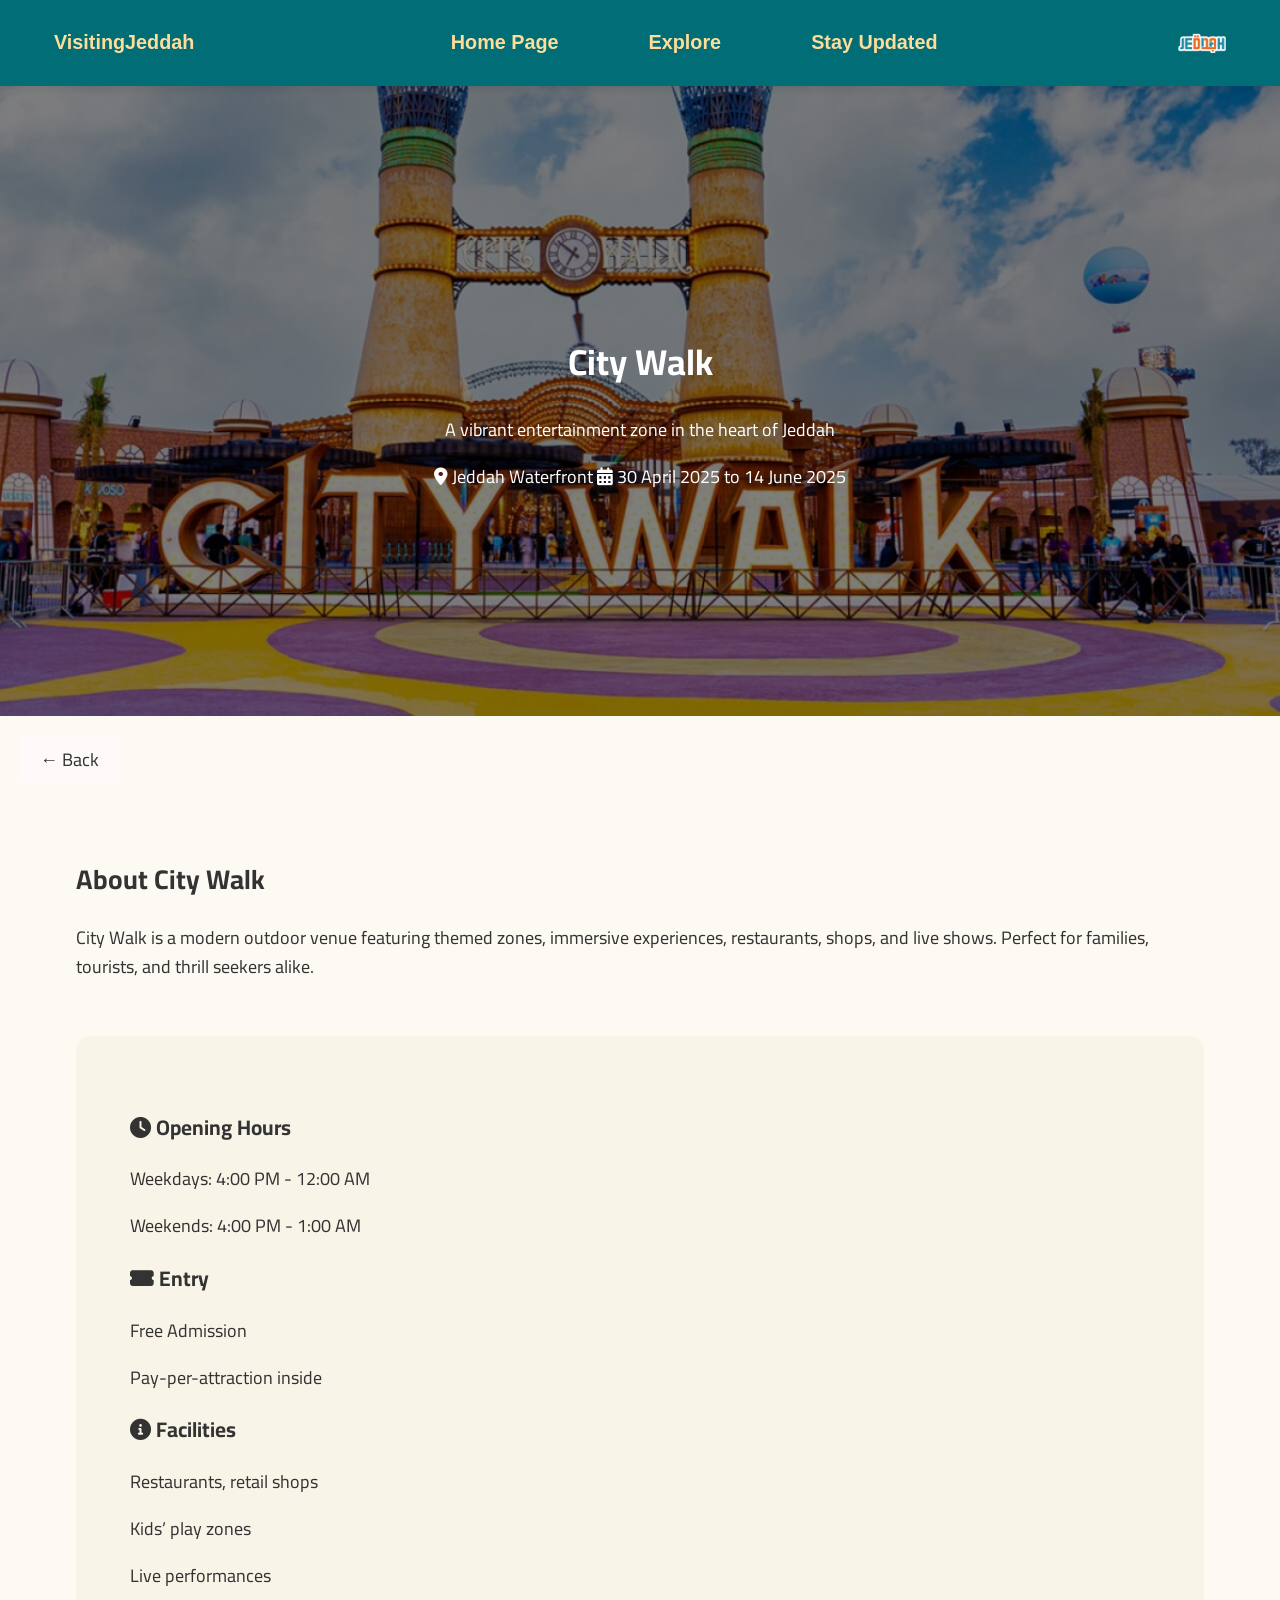
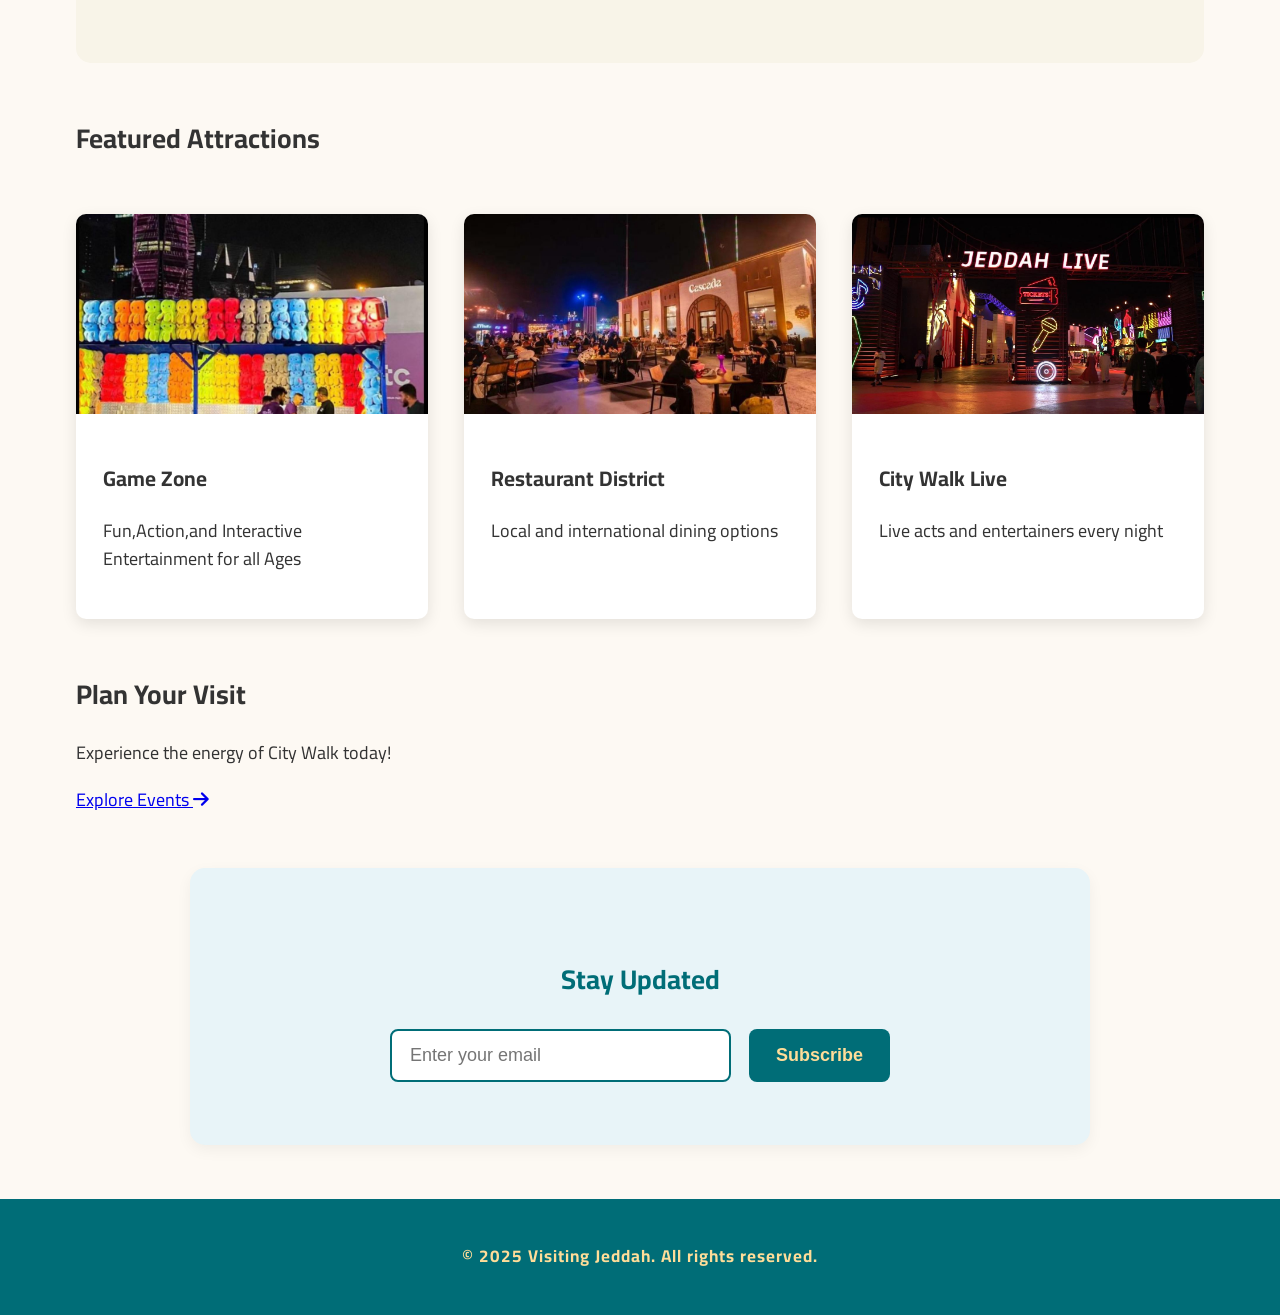
<file: Citywalk.html>
<!DOCTYPE html>
<html lang="en">
<head>
  <meta charset="UTF-8">
  <title>City Walk | Jeddah</title>
  <link rel="stylesheet" href="style.css">
  <link href="https://fonts.googleapis.com/css2?family=Cairo:wght@300;400;600;700&display=swap" rel="stylesheet">
  <link rel="stylesheet" href="https://cdnjs.cloudflare.com/ajax/libs/font-awesome/6.0.0/css/all.min.css">
  <meta name="viewport" content="width=device-width, initial-scale=1.0" />
  <style>
    .citywalk-hero {
        background: linear-gradient(rgba(0,0,0,0.5), rgba(0,0,0,0.5)), url('image/Citywalk/Image 2025-05-15 Citywalk0.jpg') no-repeat center center / cover;
        height: 70vh;
        display: flex;
        align-items: center;
        justify-content: center;
        color: white;
        text-align: center;
    }
    .biennale-content {
      max-width: 1200px;
      margin: 3rem auto;
      padding: 0 2rem;
    }
    .exhibition-highlights {
      display: grid;
      grid-template-columns: repeat(auto-fit, minmax(300px, 1fr));
      gap: 2rem;
      margin: 3rem 0;
    }
    .highlight-card {
      background: white;
      border-radius: 10px;
      overflow: hidden;
      box-shadow: 0 5px 15px rgba(0,0,0,0.1);
      transition: transform 0.3s;
    }
    .highlight-card:hover {
      transform: translateY(-10px);
    }
    .highlight-image {
      height: 200px;
      background-size: cover;
      background-position: center;
    }
    .highlight-text {
      padding: 1.5rem;
    }
    .info-section {
      background: #f8f4e8;
      padding: 3rem;
      border-radius: 15px;
      margin: 3rem 0;
    }
    
    .back-btn {
      display: inline-block;
     margin: 20px;
     font-size: 18px;
     background-color: #fffafa;
     color: #333;
     padding: 10px 20px;
     text-decoration: none;
     border: none;
    border-radius: 5px;
    cursor: pointer;
}
  </style>
</head>
<body>

  <nav class="main-nav">
    <a href="index.html" class="logo">Visiting<span>Jeddah</span></a>
    <button class="menu-toggle" id="menuToggle" aria-label="Toggle navigation menu">
      <span></span>
      <span></span>
      <span></span>
    </button>
    <div class="nav-container" id="navContainer">
        
      <ul>
        <li><a href="index.html">Home Page </a></li>
        <li><a href="explore.html">Explore</a></li>
        <li><a href="#newsletter">Stay Updated</a></li>
      </ul>
    </div>
    <img src="image/Jeddah _ جدة Sticker by albobah.png" class="nav-image"
    height="50" alt="">
  </nav>

  <header class="citywalk-hero hero">
    <div class="hero-content">
      <h1>City Walk</h1>
      <p>A vibrant entertainment zone in the heart of Jeddah</p>
      <div class="hero-details">
        <span><i class="fas fa-map-marker-alt"></i> Jeddah Waterfront</span>
        <span><i class="fas fa-calendar-alt"></i> 30 April 2025 to 14 June 2025</span>
      </div>
    </div>
  </header>
  <a href="explore.html" class="back-btn">← Back</a>
  <main class="biennale-content">
    <section class="intro-section">
      <h2>About City Walk</h2>
      <p>City Walk is a modern outdoor venue featuring themed zones, immersive experiences, restaurants, shops, and live shows. Perfect for families, tourists, and thrill seekers alike.</p>
    </section>

    <section class="info-section">
      <div class="info-grid">
        <div>
          <h3><i class="fas fa-clock"></i> Opening Hours</h3>
          <p>Weekdays: 4:00 PM - 12:00 AM</p>
          <p>Weekends: 4:00 PM - 1:00 AM</p>
        </div>
        <div>
          <h3><i class="fas fa-ticket-alt"></i> Entry</h3>
          <p>Free Admission</p>
          <p>Pay-per-attraction inside</p>
        </div>
        <div>
          <h3><i class="fas fa-info-circle"></i> Facilities</h3>
          <p>Restaurants, retail shops</p>
          <p>Kids’ play zones</p>
          <p>Live performances</p>
        </div>
      </div>
    </section>

    <section class="exhibition-section">
      <h2>Featured Attractions</h2>
      <div class="exhibition-highlights">
        <div class="highlight-card">
          <div class="highlight-image" style="background-image: url('image/Citywalk/Image 2025-05-15 Citywalk1.jpg')"></div>
          <div class="highlight-text">
            <h3>Game Zone</h3>
            <p>Fun,Action,and Interactive Entertainment for all Ages</p>
          </div>
        </div>
        <div class="highlight-card">
          <div class="highlight-image" style="background-image: url('image/Citywalk/Image 2025-05-15 Citywalk2.jpg')"></div>
          <div class="highlight-text">
            <h3>Restaurant District</h3>
            <p>Local and international dining options</p>
          </div>
        </div>
        <div class="highlight-card">
          <div class="highlight-image" style="background-image: url('image/Citywalk/Image 2025-05-15 Citywalk3.jpg')"></div>
          <div class="highlight-text">
            <h3>City Walk Live</h3>
            <p>Live acts and entertainers every night</p>
          </div>
        </div>
      </div>
    </section>

    <section class="cta-section">
      <h2>Plan Your Visit</h2>
      <p>Experience the energy of City Walk today!</p>
      <a href="https://webook.com/en/zones/city-walk-jeddah-season-2025?utm_source=google&utm_medium=paid_search&utm_campaign=jeddahcalendar&gad_source=1" class="cta-button" target="_blank">Explore Events <i class="fas fa-arrow-right"></i></a>
    </section>
    </main>
    
    <section id="newsletter" class="newsletter">
      <h3>Stay Updated</h3>
      <form id="subscribeForm" class="email-subscription">
        <input type="email" id="emailInput" placeholder="Enter your email" required>
        <button type="submit">Subscribe</button>
      </form>
      <p id="thankYouMsg" style="display:none; color: green; font-weight:bold; margin-top: 10px;">
        Thank you for subscribing!
      </p>
    </section>
     
    <script>
    document.getElementById("subscribeForm").addEventListener("submit", function(event) {
      event.preventDefault(); 
      var msg = document.getElementById("thankYouMsg");
      msg.style.display = "block"; 
      setTimeout(function() {
        msg.style.display = "none";
      }, 3000);
    });
    
    
    // Mobile Menu Toggle
    const menuToggle = document.getElementById("menuToggle");
    const navContainer = document.getElementById("navContainer");
    
    if (menuToggle && navContainer) {
      menuToggle.addEventListener("click", function() {
        menuToggle.classList.toggle("active");
        navContainer.classList.toggle("active");
      });

      // Close mobile menu when a link is clicked
      const navLinks = navContainer.querySelectorAll("a");
      navLinks.forEach(link => {
        link.addEventListener("click", function() {
          menuToggle.classList.remove("active");
          navContainer.classList.remove("active");
        });
      });
    }
    </script>
    
    <footer>
      <p>&copy; 2025 Visiting Jeddah. All rights reserved.</p>
    </footer>

</body>
</html>
</file>
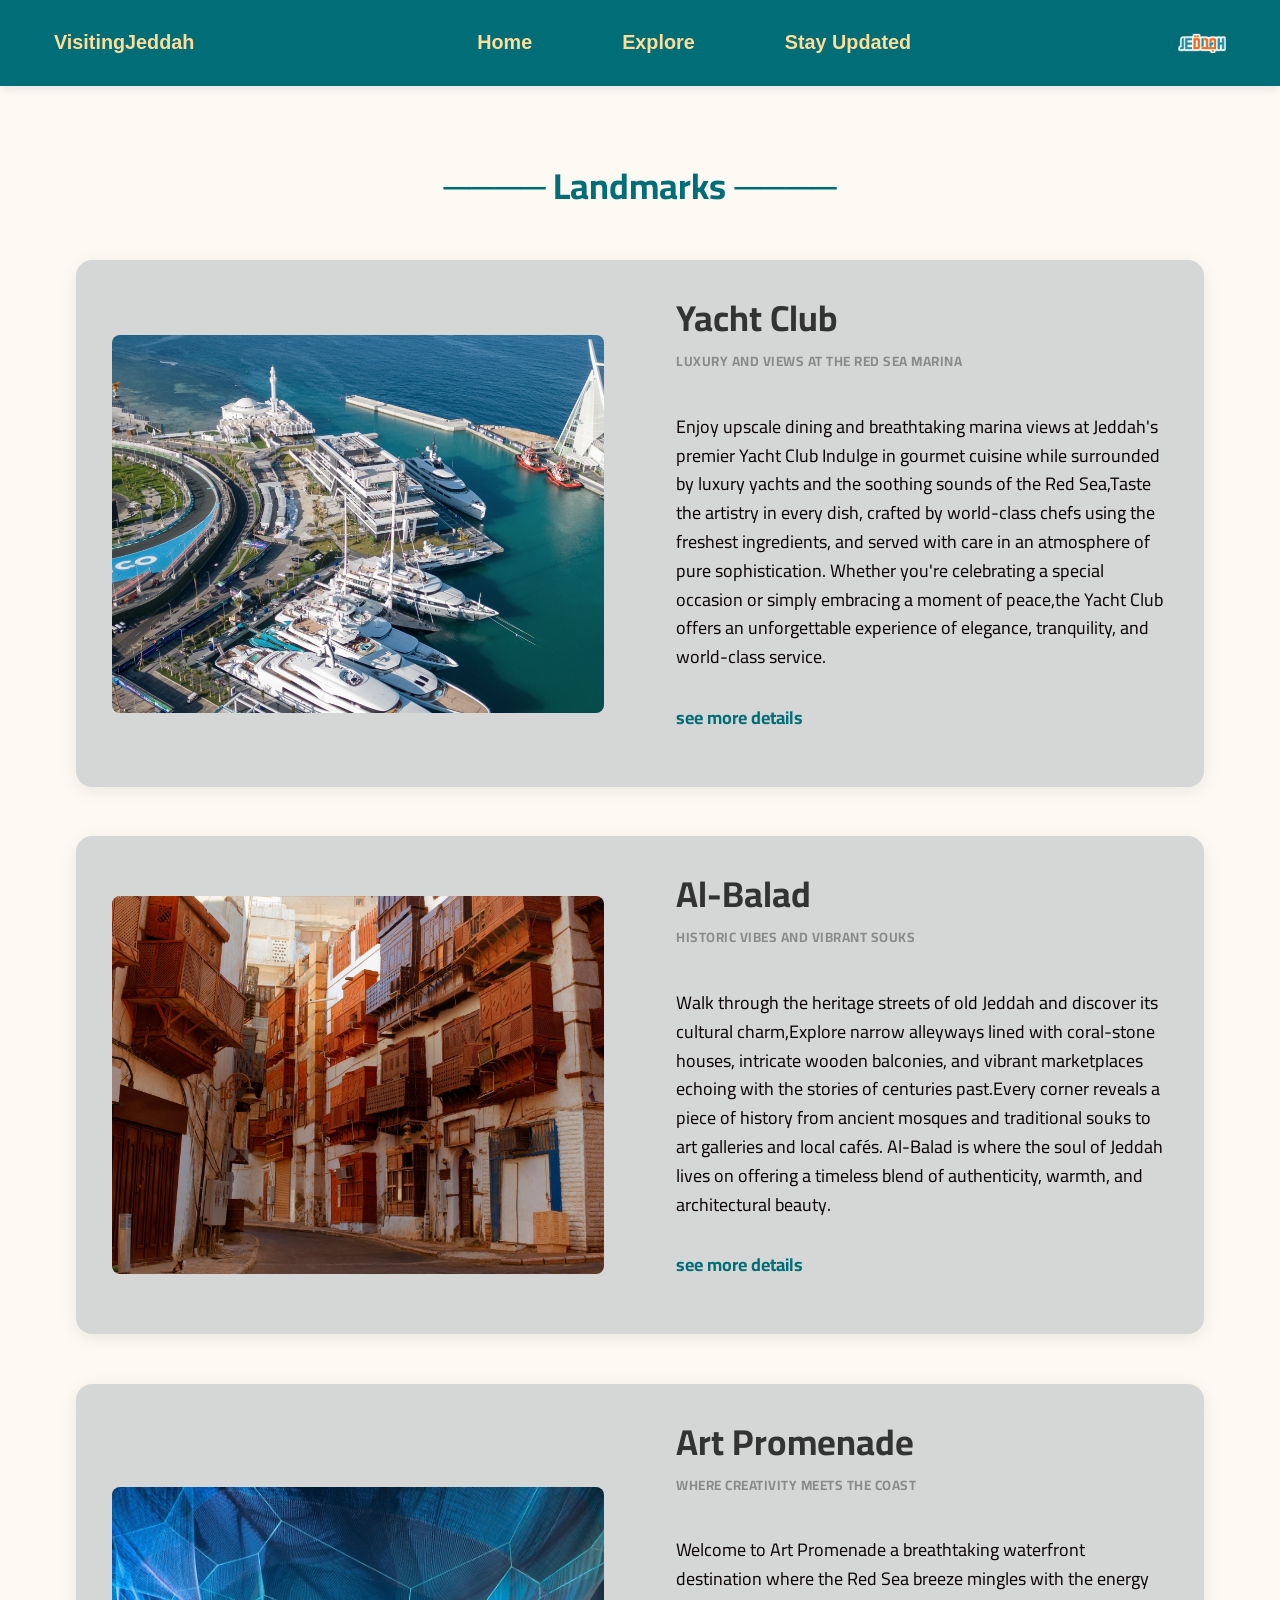
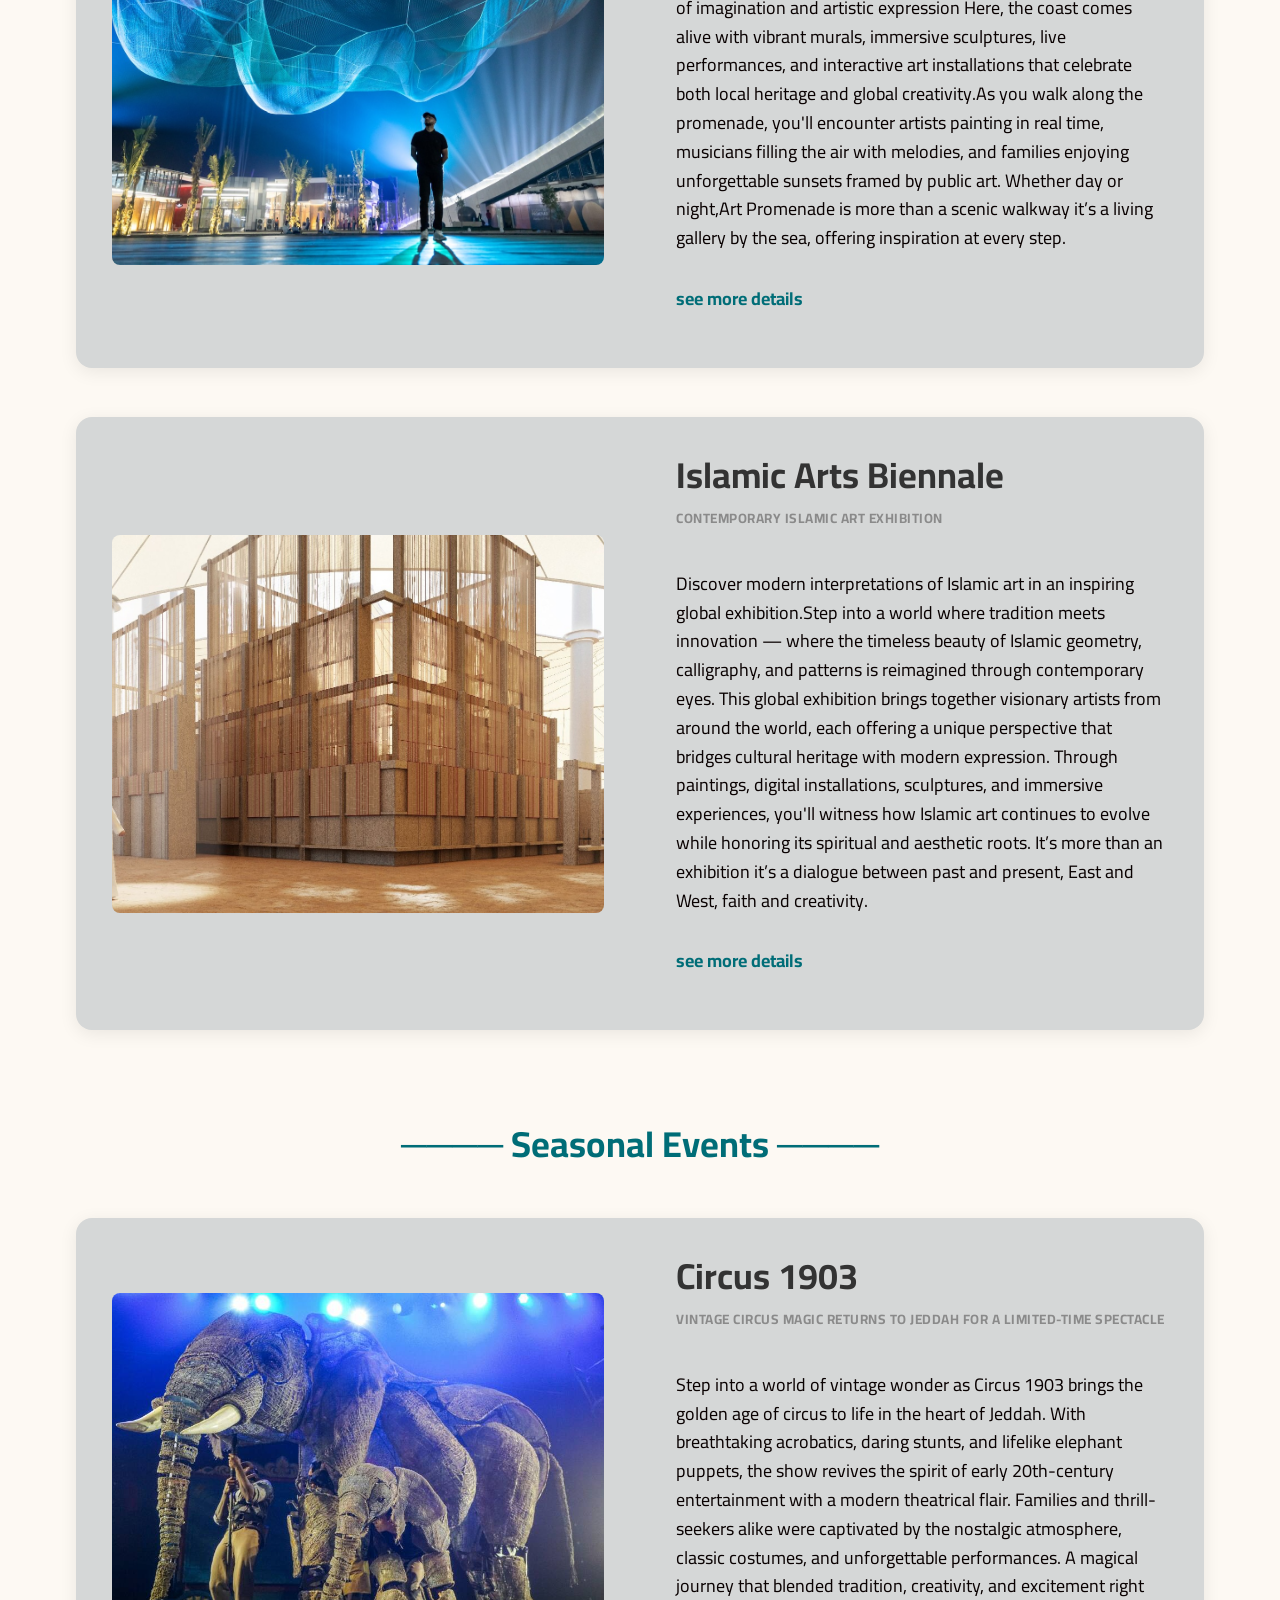
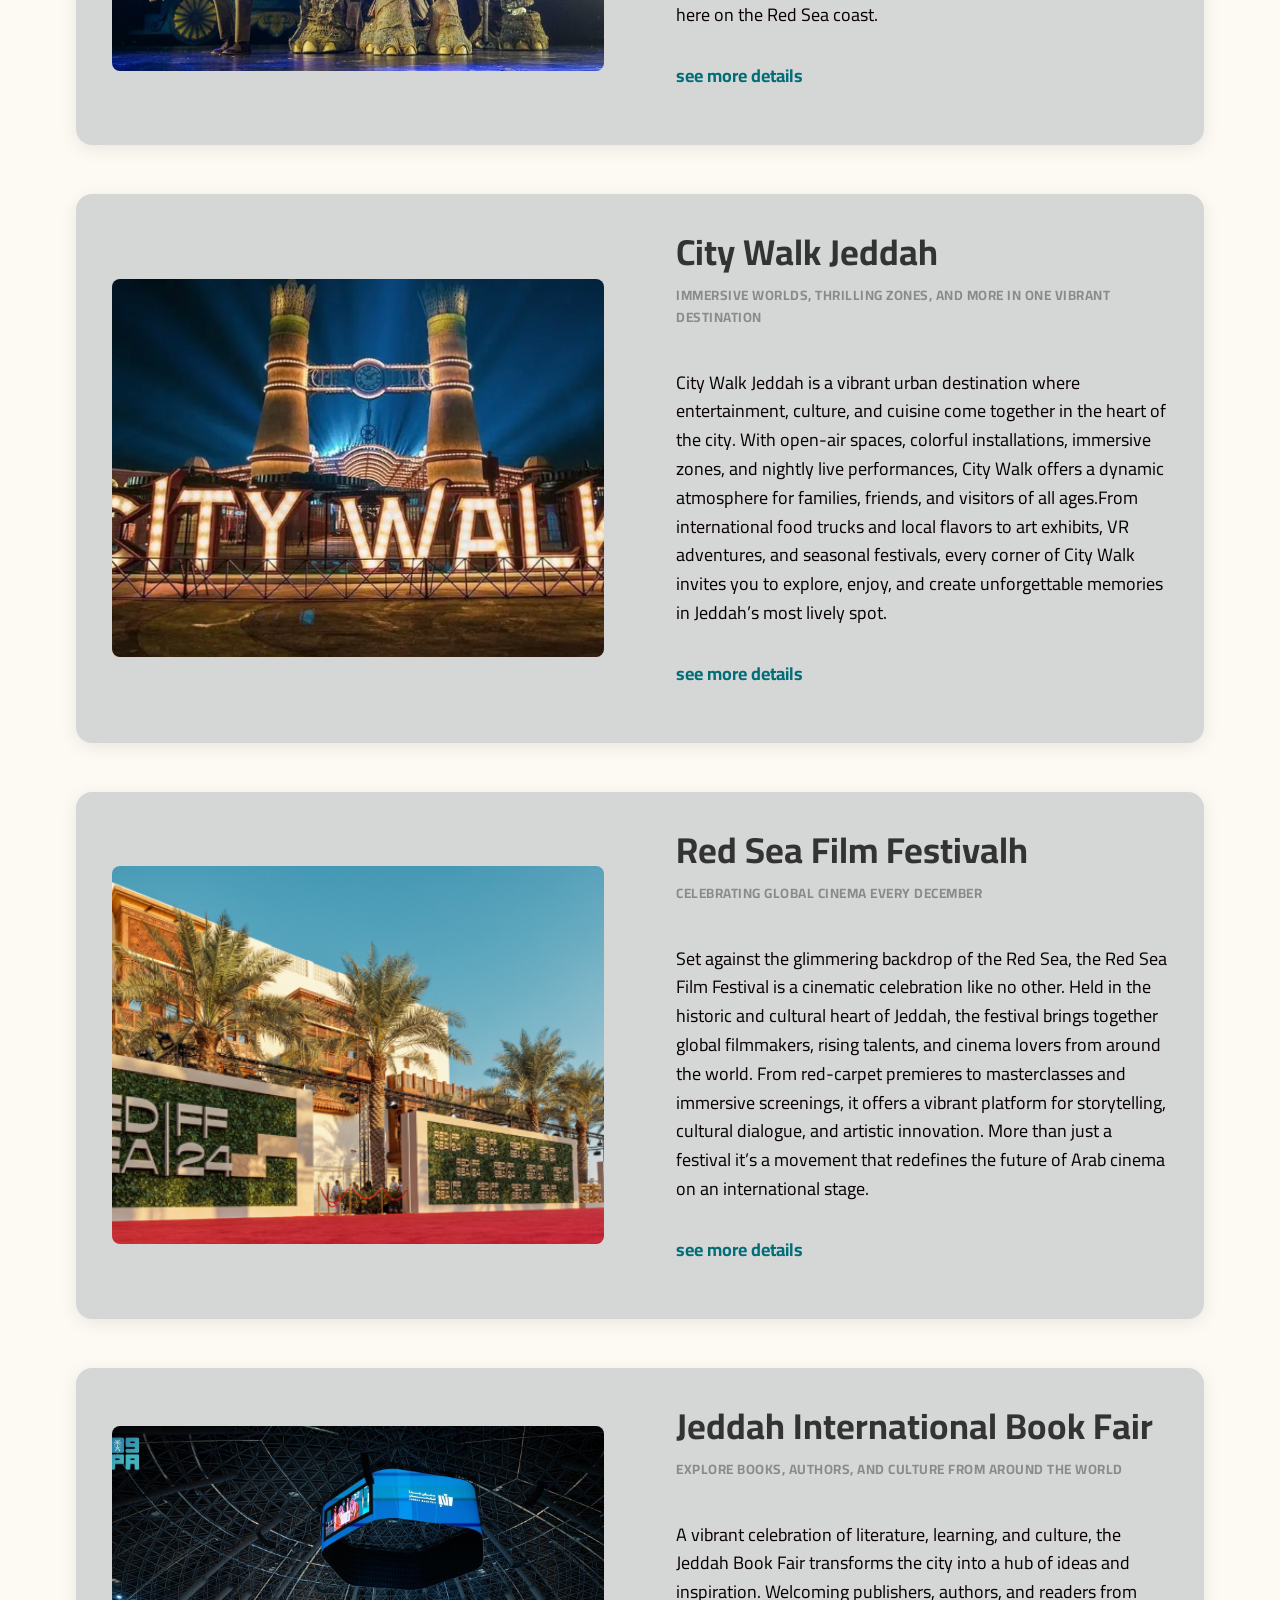
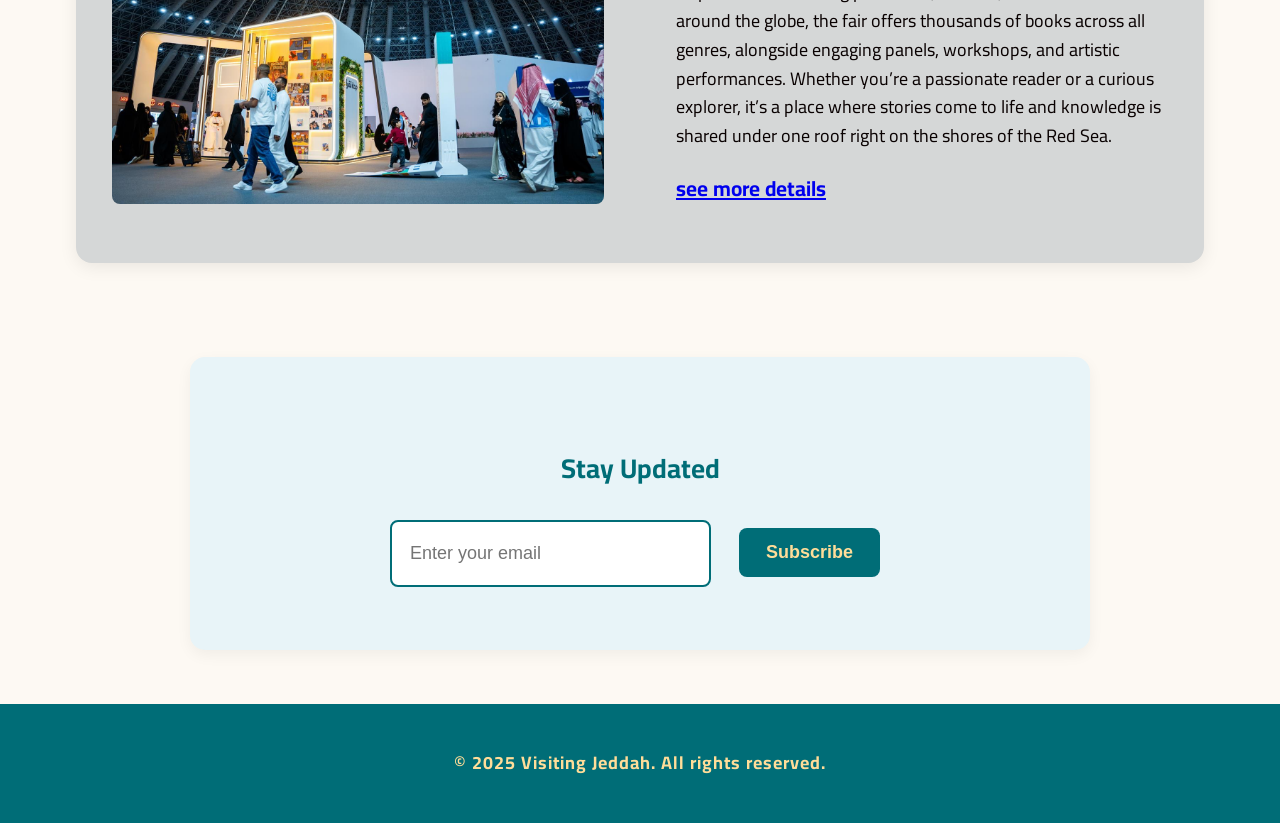
<file: explore.html>
<!DOCTYPE html>
<html lang="en">
<head>
  <meta name="viewport" content="width=device-width, initial-scale=1.0" />
  <meta charset="UTF-8">
  <title>Visiting Jeddah</title>
  <link rel="stylesheet" href="styleex.css">
  <link href="https://fonts.googleapis.com/css2?family=Cairo:wght@300;400;600;700&display=swap" rel="stylesheet">
  <link rel="stylesheet" href="https://cdnjs.cloudflare.com/ajax/libs/font-awesome/6.0.0/css/all.min.css">
  
</head>
<body>

  <nav class="main-nav">
    <a href="index.html" class="logo">Visiting<span>Jeddah</span></a>
    <button class="menu-toggle" id="menuToggle" aria-label="Toggle navigation menu">
      <span></span>
      <span></span>
      <span></span>
    </button>
    <div class="nav-container" id="navContainer">
      <ul>
        <li><a href="index.html">Home </a></li>
        <li><a href="explore.html">Explore</a></li>
        <li><a href="#newsletter">Stay Updated</a></li>
      </ul>
    </div>
    <img src="image/Jeddah _ جدة Sticker by albobah.png" class="nav-image"
    height="50" alt="">
  </nav>
</div>


  <section id="explore" class="cards-container">
    <h2 class="divider-title">──── Landmarks ────</h2>

    <div class="itinerary-card">
      <div class="img-grid">
        <img src="image/Jeddah-Yacht-Club-Marina.png"  style="width: 15cm;
      height:10cm;">
      </div>
    
      <div class="details">
       
        <h2> Yacht Club</h2>
        <h6> Luxury and views at the Red Sea Marina </h6>
        <p style="text-align:left; margin-top: 40px; ;">
          Enjoy upscale dining and breathtaking marina views at Jeddah's premier Yacht Club Indulge in gourmet cuisine while surrounded by luxury yachts and the soothing sounds of the Red Sea,Taste the artistry in every dish, crafted by world-class chefs using the freshest ingredients, and served with care in an atmosphere of pure sophistication.
          Whether you're celebrating a special occasion or simply embracing a moment of peace,the Yacht Club offers an unforgettable experience of elegance, tranquility, and world-class service.
        </p>
       
          
        </a>
         <a href="yachtclub.html"  target="_blank">
        <h3 class="detail-link">see more details</h3>
      </a>
    </div>

      </div>
    
    
   <div class="itinerary-card">
     <div class="img-grid">
      <img src="image/RFY3MEI7ESNI3SDD4LVPNYPF6M.jpg"  style="width: 15cm;
        height:10cm;">
        </div>
      
      <div class="details">
         
      <h2> Al-Balad</h2>
      <h6> Historic vibes and vibrant souks </h6>
      <p style="text-align:left; margin-top: 40px; ;">
         Walk through the heritage streets of old Jeddah and discover its cultural charm,Explore narrow alleyways lined with coral-stone houses, intricate wooden balconies, and vibrant marketplaces echoing with the stories of centuries past.Every corner reveals a piece of history from ancient mosques and traditional souks to art galleries and local cafés.
         Al-Balad is where the soul of Jeddah lives on offering a timeless blend of authenticity, warmth, and architectural beauty.
      </p>
         
            
      </a>
      <a href="albalad.html"  target="_blank">
       <h3 class="detail-link">see more details</h3>
       </a>
      </div>
  
        </div>
   

   
      
    <div class="itinerary-card">
       <div class="img-grid">
       <img src="image/art.JPG"  style="width: 15cm;
         height:10cm;">
          </div>
        
       <div class="details">
       <h2>Art Promenade</h2>
        <h6> Where creativity meets the coast </h6>
        <p style="text-align:left; margin-top: 40px; ;">
          Welcome to Art Promenade a breathtaking waterfront destination where the Red Sea breeze mingles with the energy of imagination and artistic expression Here, the coast comes alive with vibrant murals, immersive sculptures, live performances, and interactive art installations that celebrate both local heritage and global creativity.As you walk along the promenade, you'll encounter artists painting in real time, musicians filling the air with melodies, and families enjoying unforgettable sunsets framed by public art.
         Whether day or night,Art Promenade is more than a scenic walkway it’s a living gallery by the sea, offering inspiration at every step.
        </p>
             
        </a>
          <a href="artpromenade.html"  target="_blank">
          <h3 class="detail-link">see more details</h3>
          </a>
        </div>
    </div>
    
    <div class="itinerary-card">
      <div class="img-grid">
      <img src="image/w6WvOcgIltDnesT5p82S8QKuw3GS2NWeLCydoYrV.jpg"  style="width: 15cm;
        height:10cm;">
         </div>
       
      <div class="details">
      <h2>Islamic Arts Biennale</h2>
       <h6> Contemporary Islamic art exhibition </h6>
       <p style="text-align:left; margin-top: 40px; ;">
        Discover modern interpretations of Islamic art in an inspiring global exhibition.Step into a world where tradition meets innovation — where the timeless beauty of Islamic geometry, calligraphy, and patterns is reimagined through contemporary eyes.
        This global exhibition brings together visionary artists from around the world, each offering a unique perspective that bridges cultural heritage with modern expression.
         Through paintings, digital installations, sculptures, and immersive experiences, you'll witness how Islamic art continues to evolve while honoring its spiritual and aesthetic roots.
         It’s more than an exhibition it’s a dialogue between past and present, East and West, faith and creativity.
     </p>
            
       </a>
         <a href="islamicmuseum.html"  target="_blank">
         <h3 class="detail-link">see more details</h3>
         </a>
       </div>
   </div> 

   
        
    

    <h2 class="divider-title">──── Seasonal Events ────</h2>


    <div class="itinerary-card">
      <div class="img-grid">
      <img src="image/Circus/r0_0_2000_1334_w1200_h678_fmax.jpg"  style="width: 15cm;
        height:10cm;">
         </div>
       
      <div class="details">
      <h2>Circus 1903</h2>
       <h6> Vintage circus magic returns to Jeddah for a limited-time spectacle</h6>
       <p style="text-align:left; margin-top: 40px; ;">
        Step into a world of vintage wonder as Circus 1903 brings the golden age of circus to life in the heart of Jeddah. With breathtaking acrobatics,
     daring stunts, and lifelike elephant puppets, the show revives the spirit of early 20th-century entertainment with a modern theatrical flair. Families and thrill-seekers alike were captivated by the nostalgic atmosphere,
      classic costumes, and unforgettable performances. A magical journey that blended tradition, creativity, and excitement right here on the Red Sea coast.
  </p>
     
       </a>
         <a href="Circus.html"  target="_blank">
         <h3 class="detail-link">see more details</h3>
         </a>
       </div>
   </div> 


   <div class="itinerary-card">
    <div class="img-grid">
    <img src="image/IMG_0826.jpeg"  style="width: 15cm;
      height:10cm;">
       </div>
     
    <div class="details">
    <h2>City Walk Jeddah</h2>
     <h6> Immersive worlds, thrilling zones, and more in one vibrant destination</h6>
     <p style="text-align:left; margin-top: 40px; ;">
      City Walk Jeddah is a vibrant urban destination where entertainment, culture, and cuisine come together in the heart of the city. With open-air spaces, colorful installations, immersive zones, and nightly live performances, 
    City Walk offers a dynamic atmosphere for families, friends, and visitors of all ages.From international food trucks and local flavors to art exhibits, VR adventures, and seasonal festivals, every corner of City Walk invites you to explore,
    enjoy, and create unforgettable memories in Jeddah’s most lively spot.
  </p>
   
     </a>
       <a href="Citywalk.html"  target="_blank">
       <h3 class="detail-link">see more details</h3>
       </a>
     </div>
 </div> 
   
    
 <div class="itinerary-card">
  <div class="img-grid">
  <img src="image/IMG_0818.PNG"  style="width: 15cm;
    height:10cm;">
     </div>
   
  <div class="details">
  <h2>Red Sea Film Festivalh</h2>
   <h6>Celebrating global cinema every December</h6>
   <p style="text-align:left; margin-top: 40px; ;">
    Set against the glimmering backdrop of the Red Sea, the Red Sea Film Festival is a cinematic celebration like no other. Held in the historic and cultural heart of Jeddah, the festival brings together global filmmakers, rising talents, and cinema lovers from around the world.
    From red-carpet premieres to masterclasses and immersive screenings, it offers a vibrant platform for storytelling, cultural dialogue, and artistic innovation. More than just a festival it’s a movement that redefines the future of Arab cinema on an international stage.
     </p>
 
   </a>
     <a href="redsea.html"  target="_blank">
     <h3 class="detail-link">see more details</h3>
     </a>
   </div>
</div> 
      
   
   
<div class="itinerary-card">
  <div class="img-grid">
  <img src="image/IMG_0825.JPG"  style="width: 15cm;
    height:10cm;">
     </div>
   
  <div class="details">
  <h2>Jeddah International Book Fair</h2>
   <h6>Explore books, authors, and culture from around the world</h6>
   <p style="text-align:left; margin-top: 40px; ;">
    A vibrant celebration of literature, learning, and culture, the Jeddah Book Fair transforms the city into a hub of ideas and inspiration. Welcoming publishers, authors, and readers from around the globe, 
    the fair offers thousands of books across all genres, alongside engaging panels, workshops, and artistic performances. Whether you’re a passionate reader or a curious explorer, 
    it’s a place where stories come to life and knowledge is shared under one roof right on the shores of the Red Sea.
 </p>
 
   </a>
     <a href="bookfair.html"  target="_blank">
     <h3 >see more details</h3>
     </a>
   </div>
</div> 
    
    
  </section>

  
  <section id="newsletter" class="newsletter">
    <h3>Stay Updated</h3>
    <form id="subscribeForm" class="email-subscription">
      <input type="email" id="emailInput" placeholder="Enter your email" required>
      <button type="submit">Subscribe</button>
    </form>
    <p id="thankYouMsg" style="display:none; color: green; font-weight:bold; margin-top: 10px;">
      Thank you for subscribing!
    </p>
  </section>
   
  <script>
  document.getElementById("subscribeForm").addEventListener("submit", function(event) {
    event.preventDefault(); 
    var msg = document.getElementById("thankYouMsg");
    msg.style.display = "block"; 
    setTimeout(function() {
      msg.style.display = "none";
    }, 3000);
  });
  
  
    // Mobile Menu Toggle
    const menuToggle = document.getElementById("menuToggle");
    const navContainer = document.getElementById("navContainer");
    
    if (menuToggle && navContainer) {
      menuToggle.addEventListener("click", function() {
        menuToggle.classList.toggle("active");
        navContainer.classList.toggle("active");
      });

      // Close mobile menu when a link is clicked
      const navLinks = navContainer.querySelectorAll("a");
      navLinks.forEach(link => {
        link.addEventListener("click", function() {
          menuToggle.classList.remove("active");
          navContainer.classList.remove("active");
        });
      });
    }
    </script>

  <footer>
    <p>&copy; 2025 Visiting Jeddah. All rights reserved.</p>
  </footer>
</body>
</html>
</file>
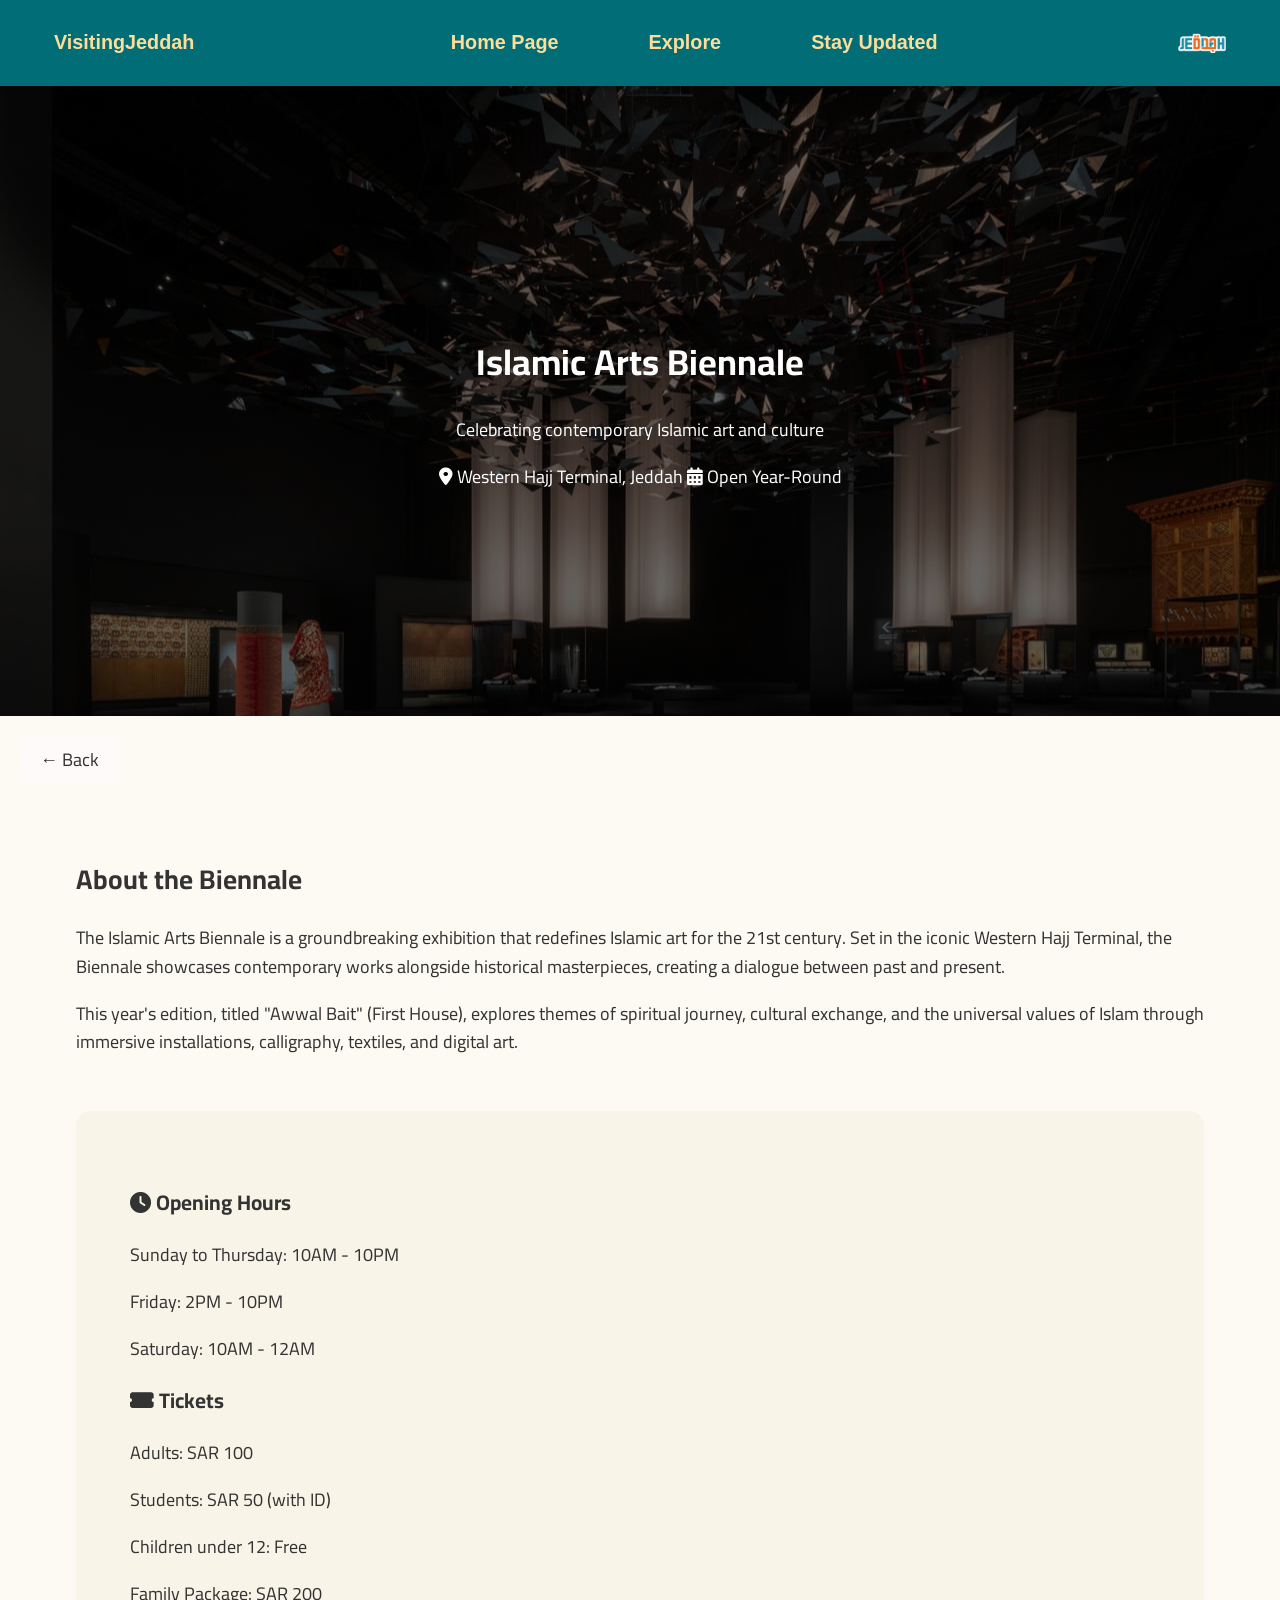
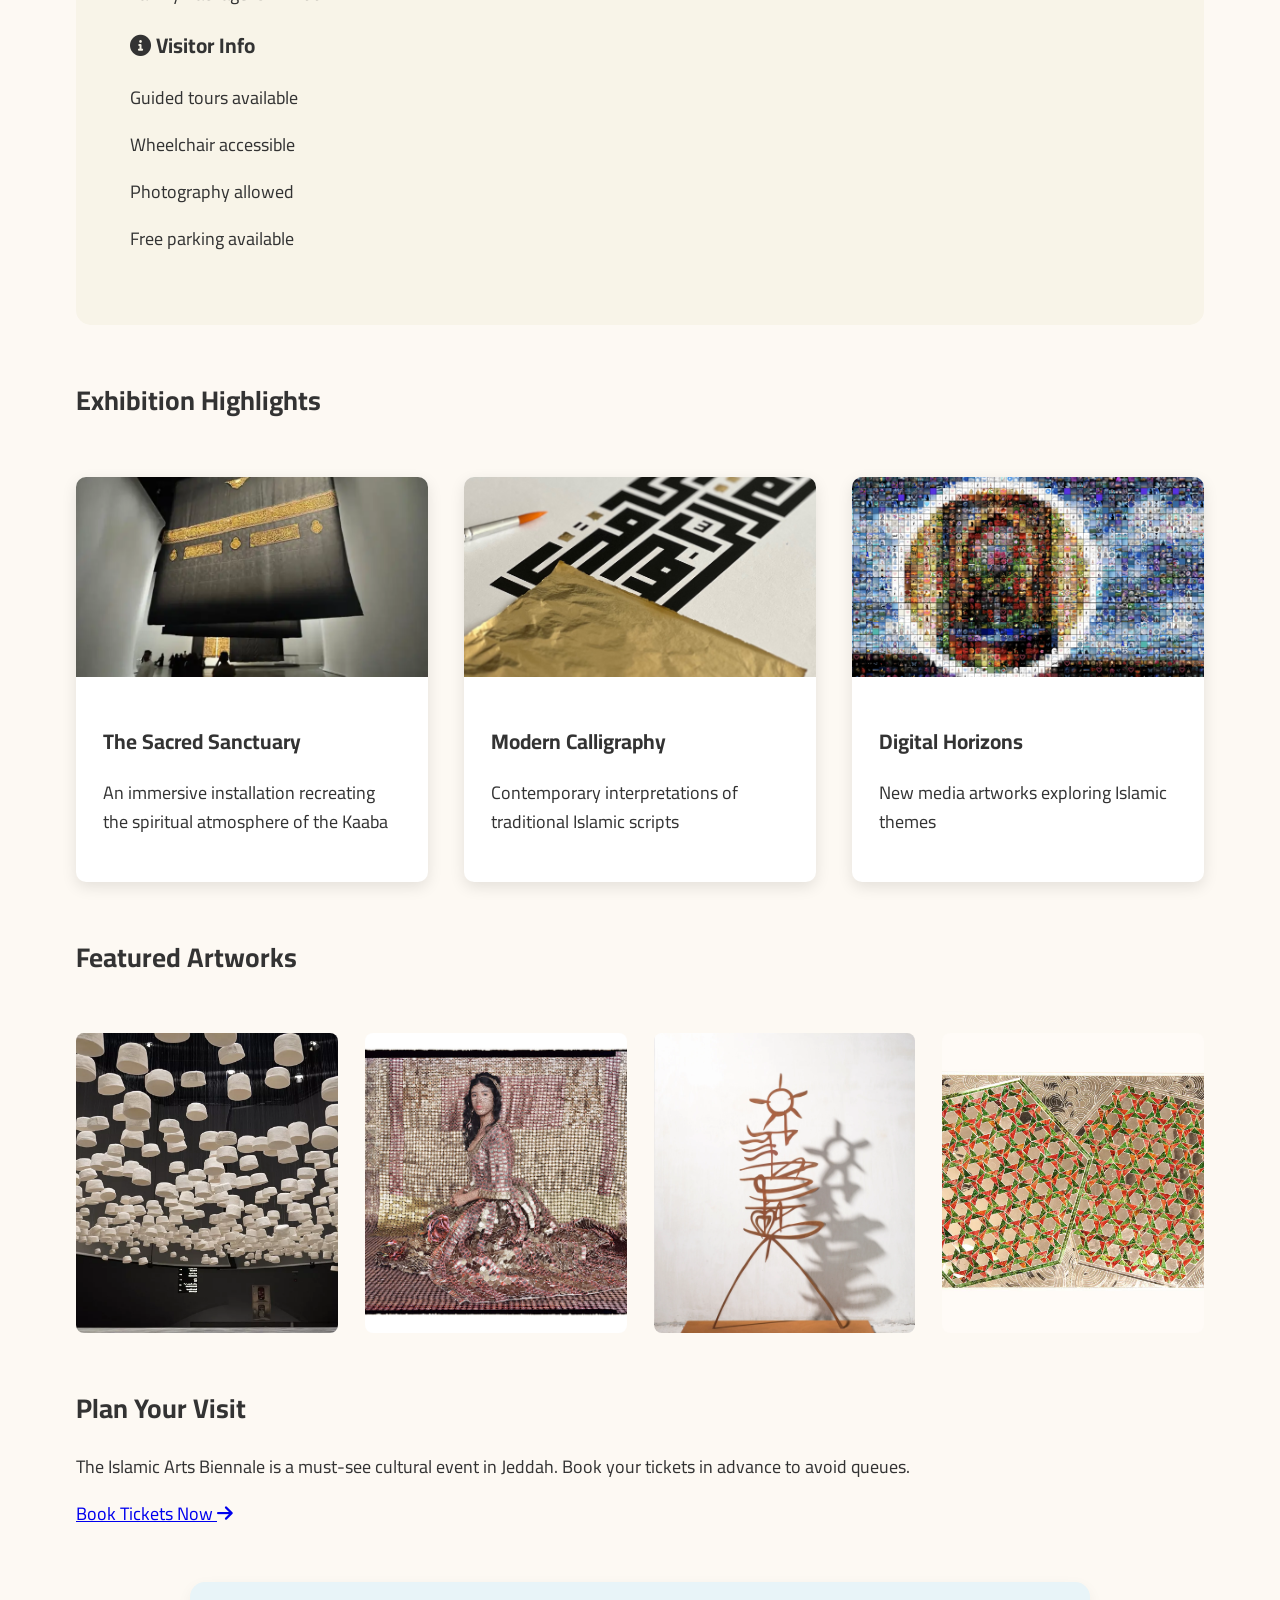
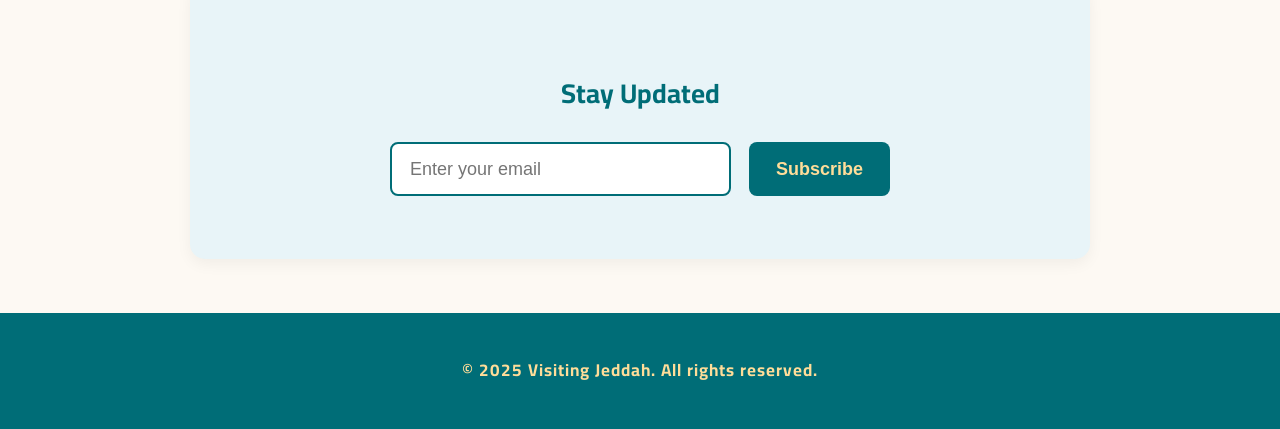
<file: islamicmuseum.html>
<!DOCTYPE html>
<html lang="en">
<head>
  <meta charset="UTF-8">
  <title>Islamic Arts Biennale | Jeddah</title>
  <link rel="stylesheet" href="style.css">
  <link href="https://fonts.googleapis.com/css2?family=Cairo:wght@300;400;600;700&display=swap" rel="stylesheet">
  <link rel="stylesheet" href="https://cdnjs.cloudflare.com/ajax/libs/font-awesome/6.0.0/css/all.min.css">
  <style>
    .biennale-hero {
        background: linear-gradient(rgba(0, 0, 0, 0.6), rgba(0, 0, 0, 0.6)), url('image/biennale/aPm2CRAzwX5mUzFOuy1xuyYGHGDRnYzQIQiZRoJw.jpg') no-repeat center center / cover;      height: 70vh;
      display: flex;
      align-items: center;
      justify-content: center;
      text-align: center;
      color: white;
      position: relative;
    }
    .biennale-content {
      max-width: 1200px;
      margin: 3rem auto;
      padding: 0 2rem;
    }
    .exhibition-highlights {
      display: grid;
      grid-template-columns: repeat(auto-fit, minmax(300px, 1fr));
      gap: 2rem;
      margin: 3rem 0;
    }
    .highlight-card {
      background: white;
      border-radius: 10px;
      overflow: hidden;
      box-shadow: 0 5px 15px rgba(0,0,0,0.1);
      transition: transform 0.3s;
    }
    .highlight-card:hover {
      transform: translateY(-10px);
    }
    .highlight-image {
      height: 200px;
      background-size: cover;
      background-position: center;
    }
    .highlight-text {
      padding: 1.5rem;
    }
    .info-section {
      background: #f8f4e8;
      padding: 3rem;
      border-radius: 15px;
      margin: 3rem 0;
    }
    .artwork-gallery {
      display: grid;
      grid-template-columns: repeat(auto-fill, minmax(250px, 1fr));
      gap: 1.5rem;
      margin: 3rem 0;
    }
    .artwork {
      height: 300px;
      background-size: cover;
      background-position: center;
      border-radius: 8px;
      position: relative;
      overflow: hidden;
    }
    .artwork-overlay {
      position: absolute;
      bottom: -100%;
      left: 0;
      right: 0;
      background: rgba(0, 109, 119, 0.9);
      color: white;
      padding: 1rem;
      transition: bottom 0.3s;
    }
    .artwork:hover .artwork-overlay {
      bottom: 0;
    }
    
    .back-btn {
      display: inline-block;
     margin: 20px;
     font-size: 18px;
     background-color: #fffafa;
     color: #333;
     padding: 10px 20px;
     text-decoration: none;
     border: none;
    border-radius: 5px;
    cursor: pointer;
}
  </style>
</head>
<body>
  <nav class="main-nav">
    <a href="index.html" class="logo">Visiting<span>Jeddah</span></a>
    <button class="menu-toggle" id="menuToggle" aria-label="Toggle navigation menu">
      <span></span>
      <span></span>
      <span></span>
    </button>
    <div class="nav-container" id="navContainer">    
      <ul>
        <li><a href="index.html">Home Page </a></li>
        <li><a href="explore.html">Explore</a></li>
        <li><a href="#newsletter">Stay Updated</a></li>
      </ul>
    </div>
    <img src="image/Jeddah _ جدة Sticker by albobah.png" class="nav-image"
    height="50" alt="">
  </nav>

  <header class="biennale-hero hero">
    <div class="hero-content">
      <h1>Islamic Arts Biennale</h1>
      <p>Celebrating contemporary Islamic art and culture</p>
      <div class="hero-details">
        <span><i class="fas fa-map-marker-alt"></i> Western Hajj Terminal, Jeddah</span>
        <span><i class="fas fa-calendar-alt"></i> Open Year-Round </span>
      </div>
    </div>
  </header>
  <a href="explore.html" class="back-btn">← Back</a>
  <main class="biennale-content">
    <section class="intro-section">
      <h2>About the Biennale</h2>
      <p>The Islamic Arts Biennale is a groundbreaking exhibition that redefines Islamic art for the 21st century. Set in the iconic Western Hajj Terminal, the Biennale showcases contemporary works alongside historical masterpieces, creating a dialogue between past and present.</p>
      <p>This year's edition, titled "Awwal Bait" (First House), explores themes of spiritual journey, cultural exchange, and the universal values of Islam through immersive installations, calligraphy, textiles, and digital art.</p>
    </section>

    <section class="info-section">
      <div class="info-grid">
        <div>
          <h3><i class="fas fa-clock"></i> Opening Hours</h3>
          <p>Sunday to Thursday: 10AM - 10PM</p>
          <p>Friday: 2PM - 10PM</p>
          <p>Saturday: 10AM - 12AM</p>
        </div>
        <div>
          <h3><i class="fas fa-ticket-alt"></i> Tickets</h3>
          <p>Adults: SAR 100</p>
          <p>Students: SAR 50 (with ID)</p>
          <p>Children under 12: Free</p>
          <p>Family Package: SAR 200</p>
        </div>
<div>
  <h3><i class="fas fa-info-circle"></i> Visitor Info</h3>
  <p>Guided tours available</p>
  <p>Wheelchair accessible</p>
  <p>Photography allowed</p>
  <p>Free parking available</p>
</div>
</div>
</section>

<section class="exhibition-section">
<h2>Exhibition Highlights</h2>
<div class="exhibition-highlights">
<div class="highlight-card">
  <div class="highlight-image" style="background-image: url('image/biennale/WhatsApp-Image-1446-08-18-at-23.13.20-2-768x1024.jpeg.webp')"></div>
  <div class="highlight-text">
    <h3>The Sacred Sanctuary</h3>
    <p>An immersive installation recreating the spiritual atmosphere of the Kaaba</p>
  </div>
</div>
<div class="highlight-card">
  <div class="highlight-image" style="background-image: url('image/biennale/mlaDLsRyzpYyXD10OmD8JiVcCfyZSftvVycyhciU.jpg')"></div>
  <div class="highlight-text">
    <h3>Modern Calligraphy</h3>
    <p>Contemporary interpretations of traditional Islamic scripts</p>
  </div>
</div>
<div class="highlight-card">
  <div class="highlight-image" style="background-image: url('image/biennale/pGwHYKnW3sSB9n862T6OPvKfxAbeJW1EzqLfjkD6.jpg')"></div>
  <div class="highlight-text">
    <h3>Digital Horizons</h3>
    <p>New media artworks exploring Islamic themes</p>
  </div>
</div>
</div>
</section>

<section class="artwork-section">
<h2>Featured Artworks</h2>
<div class="artwork-gallery">
<div class="artwork" style="background-image: url('image/biennale/d7hftxdivxxvm.cloudfront.net.webp')">
  <div class="artwork-overlay">
    <h3>The Allotted Span</h3>
    <p>Artist: Haroon Gunn-Salie</p>
  </div>
</div>
<div class="artwork" style="background-image: url('image/biennale/EXHI-laila-essaydi-conflicted-identities-800-H-1.jpg')">
  <div class="artwork-overlay">
    <h3>Infinite Patterns</h3>
    <p>Artist: Lalla Essaydi</p>
  </div>
</div>
<div class="artwork" style="background-image: url('image/biennale/elmarsagallery-rachid-kora-chi-les-priants-01-2015.webp')">
  <div class="artwork-overlay">
    <h3>Whispers of Prayer</h3>
    <p>Artist: Rachid Koraïchi</p>
  </div>
</div>
<div class="artwork" style="background-image: url('image/biennale/Monir-Farmanfarmaian-The-Two-Hexagons_165555231574.jpg.webp')">
  <div class="artwork-overlay">
    <h3>Sacred Geometry</h3>
    <p>Artist: Monir Farmanfarmaian</p>
  </div>
</div>
</div>
</section>

<section class="cta-section">
<h2>Plan Your Visit</h2>
<p>The Islamic Arts Biennale is a must-see cultural event in Jeddah. Book your tickets in advance to avoid queues.</p>
<a href="https://biennale.org.sa/ar/get-your-ticket" class="cta-button" target="_blank">Book Tickets Now <i class="fas fa-arrow-right"></i></a>
</section>
</main>

<section id="newsletter" class="newsletter">
  <h3>Stay Updated</h3>
  <form id="subscribeForm" class="email-subscription">
    <input type="email" id="emailInput" placeholder="Enter your email" required>
    <button type="submit">Subscribe</button>
  </form>
  <p id="thankYouMsg" style="display:none; color: green; font-weight:bold; margin-top: 10px;">
    Thank you for subscribing!
  </p>
</section>
 
<script>
document.getElementById("subscribeForm").addEventListener("submit", function(event) {
  event.preventDefault(); 
  var msg = document.getElementById("thankYouMsg");
  msg.style.display = "block"; 
  setTimeout(function() {
    msg.style.display = "none";
  }, 3000);
});


    // Mobile Menu Toggle
    const menuToggle = document.getElementById("menuToggle");
    const navContainer = document.getElementById("navContainer");
    
    if (menuToggle && navContainer) {
      menuToggle.addEventListener("click", function() {
        menuToggle.classList.toggle("active");
        navContainer.classList.toggle("active");
      });

      // Close mobile menu when a link is clicked
      const navLinks = navContainer.querySelectorAll("a");
      navLinks.forEach(link => {
        link.addEventListener("click", function() {
          menuToggle.classList.remove("active");
          navContainer.classList.remove("active");
        });
      });
    }
    </script>

<footer>
  <p>&copy; 2025 Visiting Jeddah. All rights reserved.</p>
</footer>

</body>
</html>
</file>
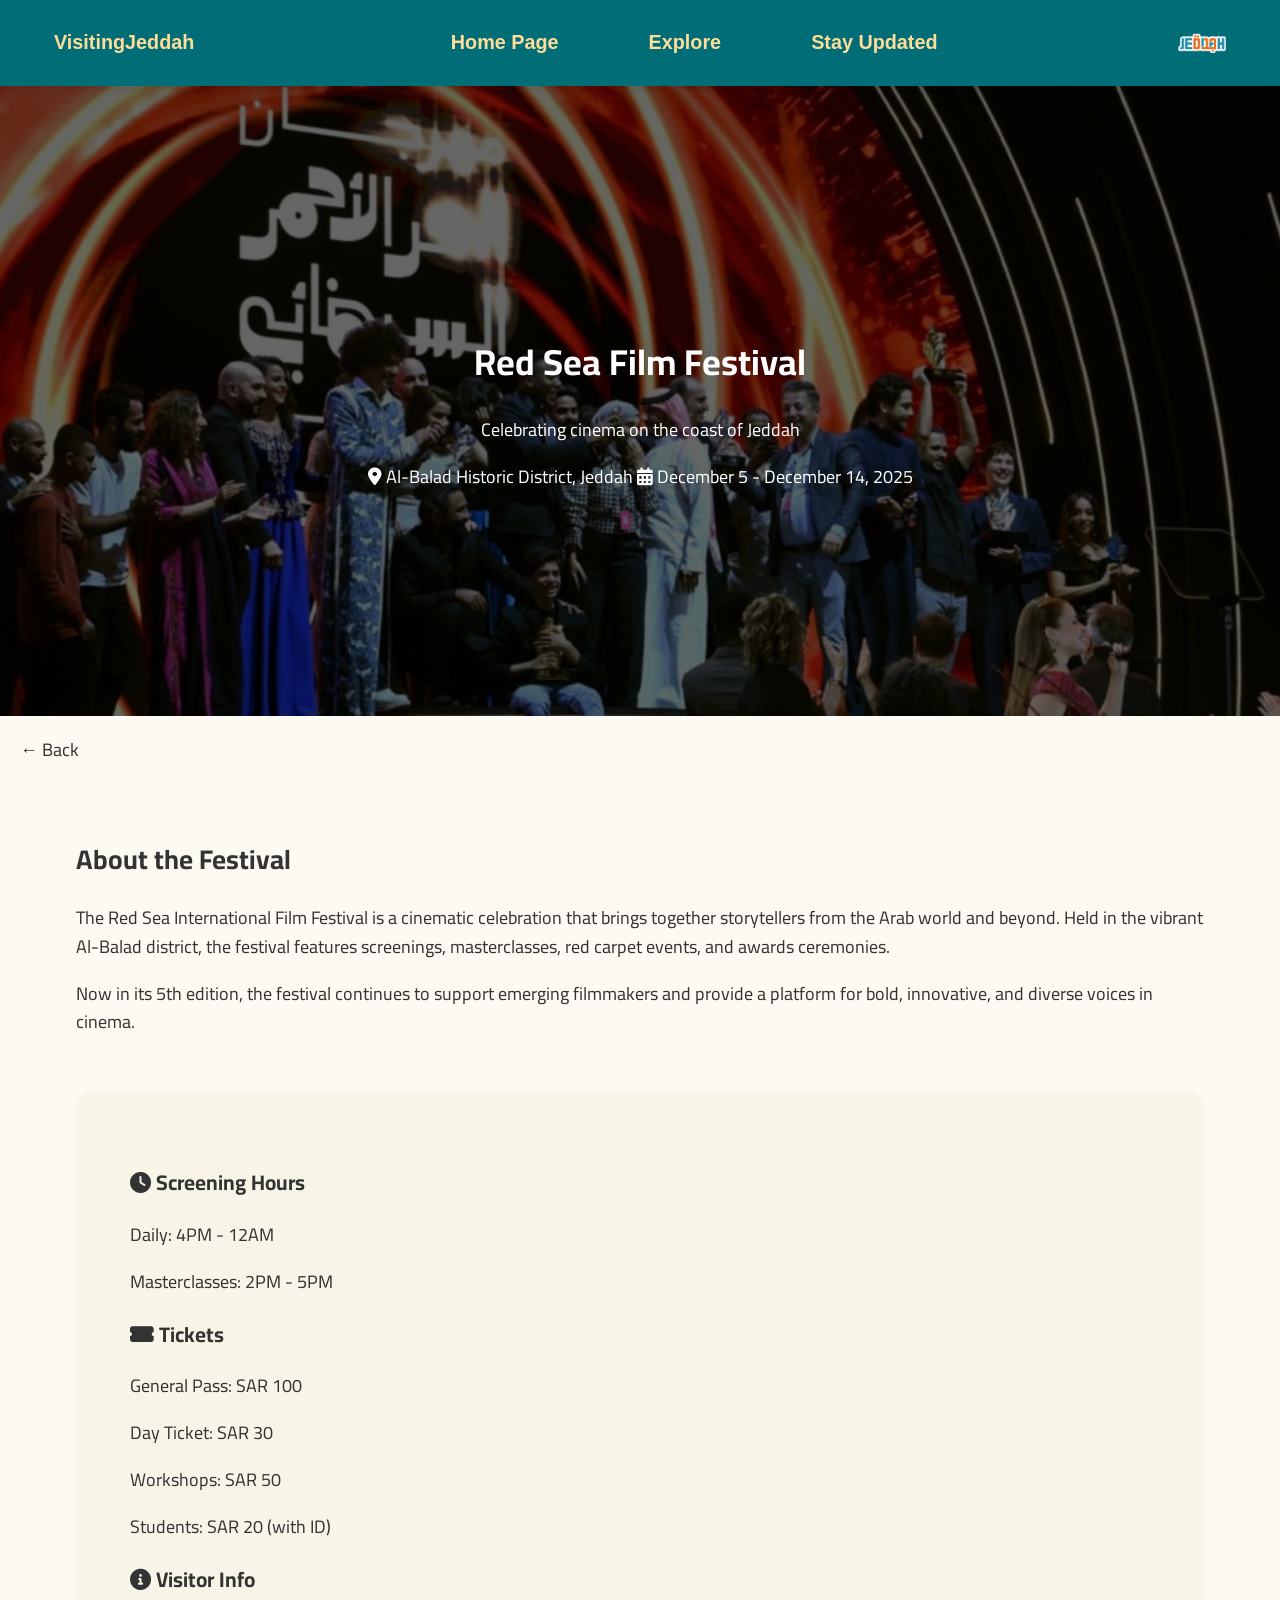
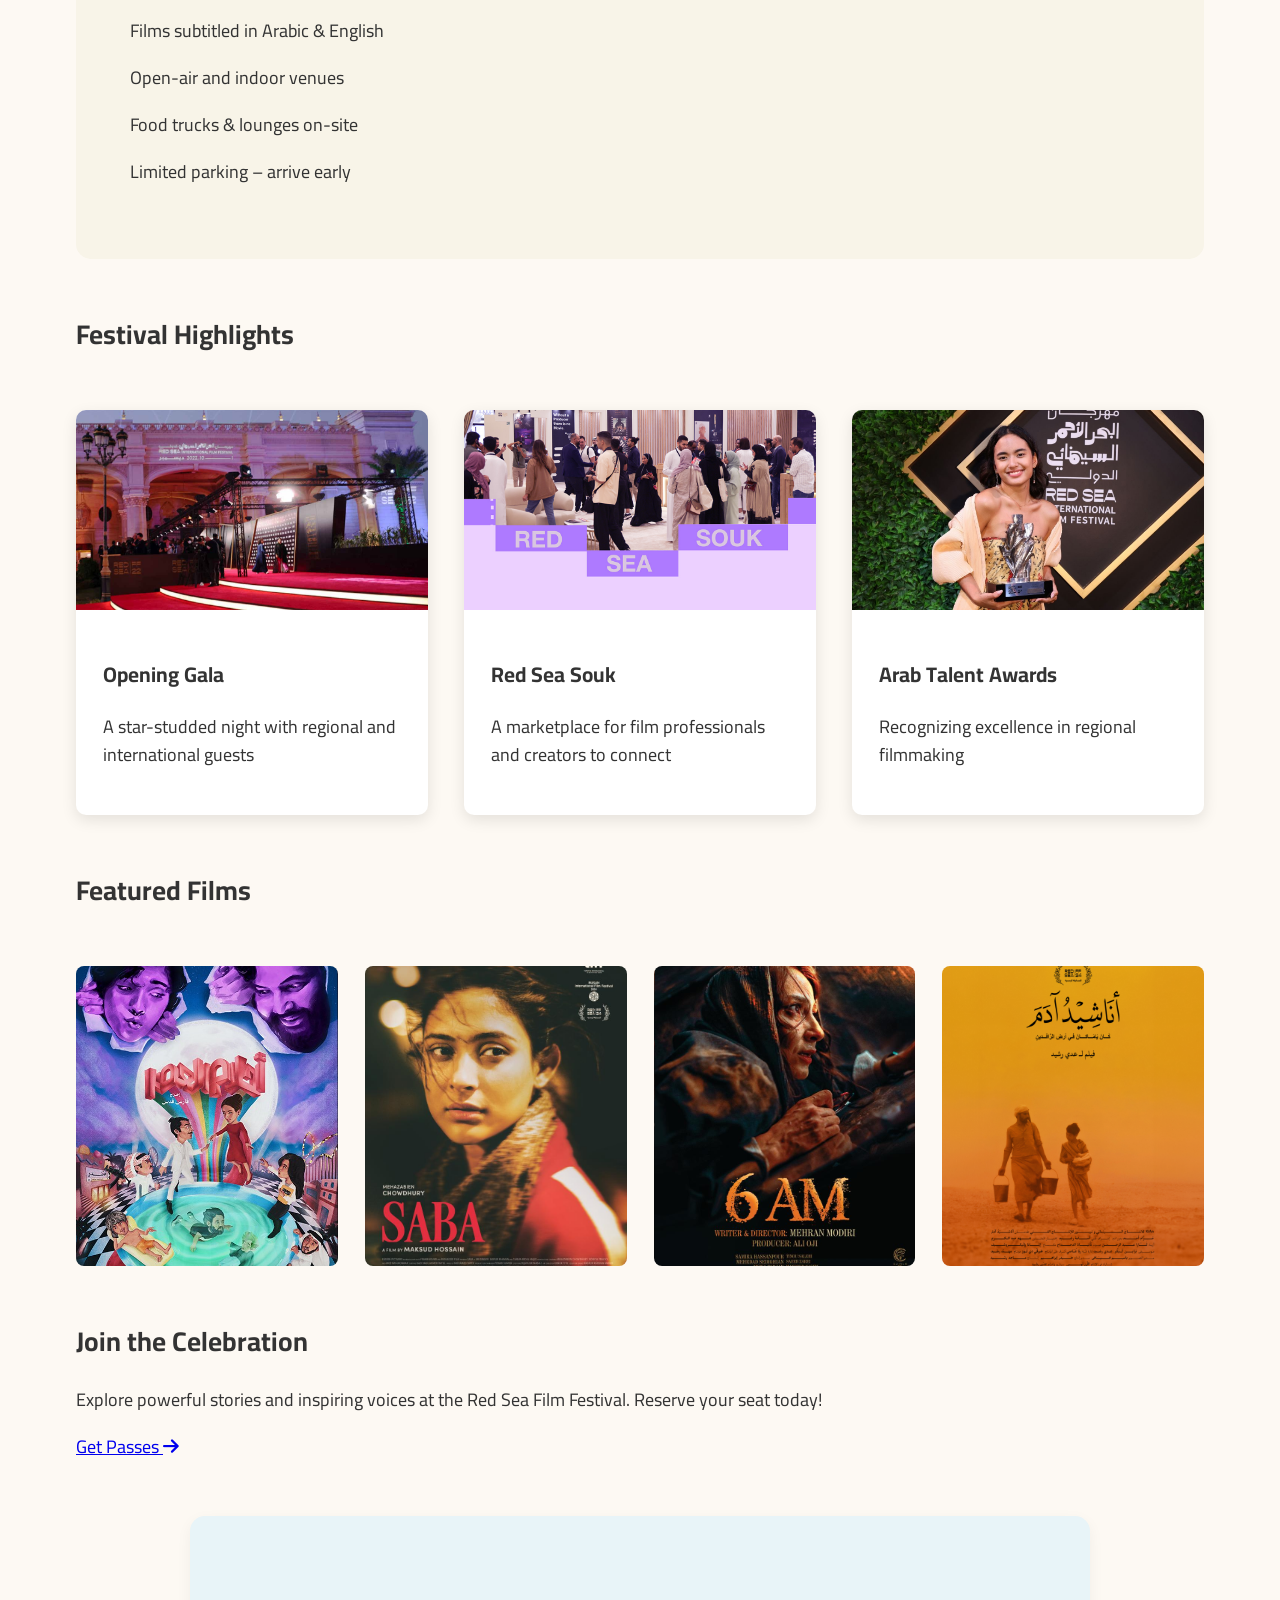
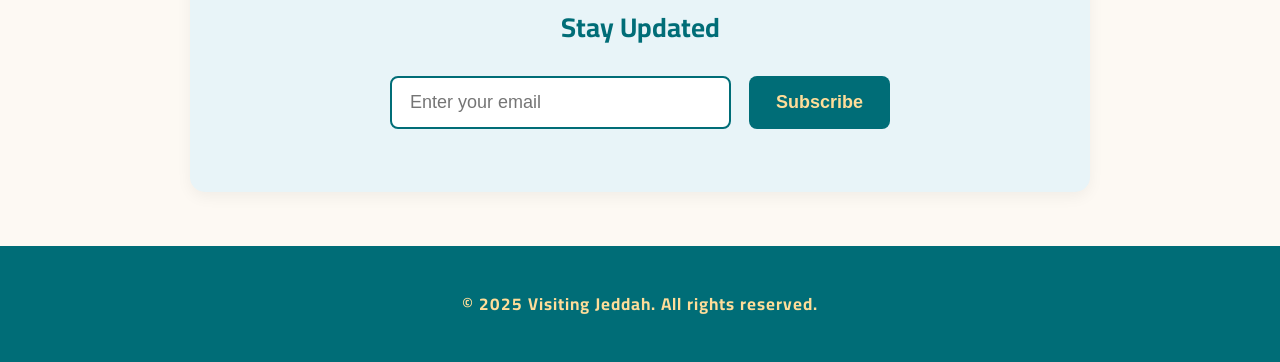
<file: redsea.html>
<!DOCTYPE html>
<html lang="en">
<head>
  <meta charset="UTF-8">
  <title>Red Sea Film Festival | Jeddah</title>
  <link rel="stylesheet" href="style.css">
  <link href="https://fonts.googleapis.com/css2?family=Cairo:wght@300;400;600;700&display=swap" rel="stylesheet">
  <link rel="stylesheet" href="https://cdnjs.cloudflare.com/ajax/libs/font-awesome/6.0.0/css/all.min.css">
  <style>
    .redsea-hero {
      background: linear-gradient(rgba(0, 0, 0, 0.6), rgba(0, 0, 0, 0.6)), url('image/red sea/east-project-ksa-6-1024x818.jpg') no-repeat center center / cover;
      height: 70vh;
      display: flex;
      align-items: center;
      justify-content: center;
      text-align: center;
      color: white;
      position: relative;
    }
    .redsea-content {
      max-width: 1200px;
      margin: 3rem auto;
      padding: 0 2rem;
    }
    .exhibition-highlights {
      display: grid;
      grid-template-columns: repeat(auto-fit, minmax(300px, 1fr));
      gap: 2rem;
      margin: 3rem 0;
    }
    .highlight-card {
      background: white;
      border-radius: 10px;
      overflow: hidden;
      box-shadow: 0 5px 15px rgba(0,0,0,0.1);
      transition: transform 0.3s;
    }
    .highlight-card:hover {
      transform: translateY(-10px);
    }
    .highlight-image {
      height: 200px;
      background-size: cover;
      background-position: center;
    }
    .highlight-text {
      padding: 1.5rem;
    }
    .info-section {
      background: #f8f4e8;
      padding: 3rem;
      border-radius: 15px;
      margin: 3rem 0;
    }
    .films-gallery {
      display: grid;
      grid-template-columns: repeat(auto-fill, minmax(250px, 1fr));
      gap: 1.5rem;
      margin: 3rem 0;
    }
    .films {
      height: 300px;
      background-size: cover;
      background-position: center;
      border-radius: 8px;
      position: relative;
      overflow: hidden;
    }
    .films-overlay {
      position: absolute;
      bottom: -100%;
      left: 0;
      right: 0;
      background: rgba(0, 109, 119, 0.9);
      color: white;
      padding: 1rem;
      transition: bottom 0.3s;
    }
    .films:hover .films-overlay {
        bottom: 0;
    }
    
    .back-btn {
        display: inline-block;
        margin: 20px;
        font-size: 18px;
        color: #333;
        text-decoration: none;
        border: none;
        cursor: pointer;
    }
  </style>
</head>
<body>
  <nav class="main-nav">
    <a href="index.html" class="logo">Visiting<span>Jeddah</span></a>
    <button class="menu-toggle" id="menuToggle" aria-label="Toggle navigation menu">
      <span></span>
      <span></span>
      <span></span>
    </button>
    <div class="nav-container" id="navContainer">
        
      <ul>
        <li><a href="index.html">Home Page </a></li>
        <li><a href="explore.html">Explore</a></li>
        <li><a href="#newsletter">Stay Updated</a></li>
      </ul>
    </div>
    <img src="image/Jeddah _ جدة Sticker by albobah.png" class="nav-image"
    height="50" alt="">
  </nav>

  <header class="redsea-hero hero">
    <div>
      <h1>Red Sea Film Festival</h1>
      <p>Celebrating cinema on the coast of Jeddah</p>
      <div>
        <span><i class="fas fa-map-marker-alt"></i> Al-Balad Historic District, Jeddah</span>
        <span><i class="fas fa-calendar-alt"></i> December 5 - December 14, 2025</span>
      </div>
    </div>
  </header>
  <a href="explore.html" class="back-btn"> ← Back</a>
  <main class="redsea-content">
    <section>
      <h2>About the Festival</h2>
      <p>The Red Sea International Film Festival is a cinematic celebration that brings together storytellers from the Arab world and beyond. Held in the vibrant Al-Balad district, the festival features screenings, masterclasses, red carpet events, and awards ceremonies.</p>
      <p>Now in its 5th edition, the festival continues to support emerging filmmakers and provide a platform for bold, innovative, and diverse voices in cinema.</p>
    </section>

    <section class="info-section">
      <div>
        <div>
          <h3><i class="fas fa-clock"></i> Screening Hours</h3>
          <p>Daily: 4PM - 12AM</p>
          <p>Masterclasses: 2PM - 5PM</p>
        </div>
        <div>
          <h3><i class="fas fa-ticket-alt"></i> Tickets</h3>
          <p>General Pass: SAR 100</p>
          <p>Day Ticket: SAR 30</p>
          <p>Workshops: SAR 50</p>
          <p>Students: SAR 20 (with ID)</p>
        </div>
        <div>
          <h3><i class="fas fa-info-circle"></i> Visitor Info</h3>
          <p>Films subtitled in Arabic & English</p>
          <p>Open-air and indoor venues</p>
          <p>Food trucks & lounges on-site</p>
          <p>Limited parking – arrive early</p>
        </div>
      </div>
    </section>

    <section>
      <h2>Festival Highlights</h2>
      <div class="exhibition-highlights">
        <div class="highlight-card">
          <div class="highlight-image" style="background-image: url('image/red sea/Star-studded-Red-Sea-film-fest-opens-with-slew-of-awards-and-world-premiere-of-‘HWJN.jpeg')"></div>
          <div class="highlight-text">
            <h3>Opening Gala</h3>
            <p>A star-studded night with regional and international guests</p>
          </div>
        </div>
        <div class="highlight-card">
          <div class="highlight-image" style="background-image: url('image/red sea/RedSeaSouk_En_M.jpg')"></div>
          <div class="highlight-text">
            <h3>Red Sea Souk</h3>
            <p>A marketplace for film professionals and creators to connect</p>
          </div>
        </div>
        <div class="highlight-card">
          <div class="highlight-image" style="background-image: url('image/red sea/Untitled-design-48-1.jpg')"></div>
          <div class="highlight-text">
            <h3>Arab Talent Awards</h3>
            <p>Recognizing excellence in regional filmmaking</p>
          </div>
        </div>
      </div>
    </section>

    <section>
      <h2>Featured Films</h2>
      <div class="films-gallery">
        <div class="films" style="background-image: url('image/red sea/P_HO00011077.jpg')">
          <div class="films-overlay">
            <h3>Ahlam Alasaar</h3>
            <p>Director: Faris Godus</p>
          </div>
        </div>
        <div class="films" style="background-image: url('image/red sea/poster_9919.jpg')">
          <div class="films-overlay">
            <h3>SABA</h3>
            <p>Directed by: Maksud Hossain</p>
          </div>
        </div>
        <div class="films" style="background-image: url('image/red sea/poster_10501.jpg')">
          <div class="films-overlay">
            <h3>6 AM</h3>
            <p>Directed by: Mehran Modiri</p>
          </div>
        </div>
        <div class="films" style="background-image: url('image/red sea/poster_12656.png')">
          <div class="films-overlay">
            <h3>SONGS OF ADAM</h3>
            <p>Directed by: Oday Rasheed</p>
          </div>
        </div>
      </div>
    </section>

    <section>
      <h2>Join the Celebration</h2>
      <p>Explore powerful stories and inspiring voices at the Red Sea Film Festival. Reserve your seat today!</p>
      <a href="https://redseafilmfest.com/ar/press-release/باقات-تذاكر-مهرجان-البحر-الأحمر-السين/"> Get Passes <i class="fas fa-arrow-right"></i></a>
    </section>
    </main>
    
    <section id="newsletter" class="newsletter">
      <h3>Stay Updated</h3>
      <form id="subscribeForm" class="email-subscription">
        <input type="email" id="emailInput" placeholder="Enter your email" required>
        <button type="submit">Subscribe</button>
      </form>
      <p id="thankYouMsg" style="display:none; color: green; font-weight:bold; margin-top: 10px;">
        Thank you for subscribing!
      </p>
    </section>
     
    <script>
    document.getElementById("subscribeForm").addEventListener("submit", function(event) {
      event.preventDefault(); 
      var msg = document.getElementById("thankYouMsg");
      msg.style.display = "block"; 
      setTimeout(function() {
        msg.style.display = "none";
      }, 3000);
    });
    
    
    // Mobile Menu Toggle
    const menuToggle = document.getElementById("menuToggle");
    const navContainer = document.getElementById("navContainer");
    
    if (menuToggle && navContainer) {
      menuToggle.addEventListener("click", function() {
        menuToggle.classList.toggle("active");
        navContainer.classList.toggle("active");
      });

      // Close mobile menu when a link is clicked
      const navLinks = navContainer.querySelectorAll("a");
      navLinks.forEach(link => {
        link.addEventListener("click", function() {
          menuToggle.classList.remove("active");
          navContainer.classList.remove("active");
        });
      });
    }
    </script>
    
    <footer>
      <p>&copy; 2025 Visiting Jeddah. All rights reserved.</p>
    </footer>
    
</body>
</html>
</file>
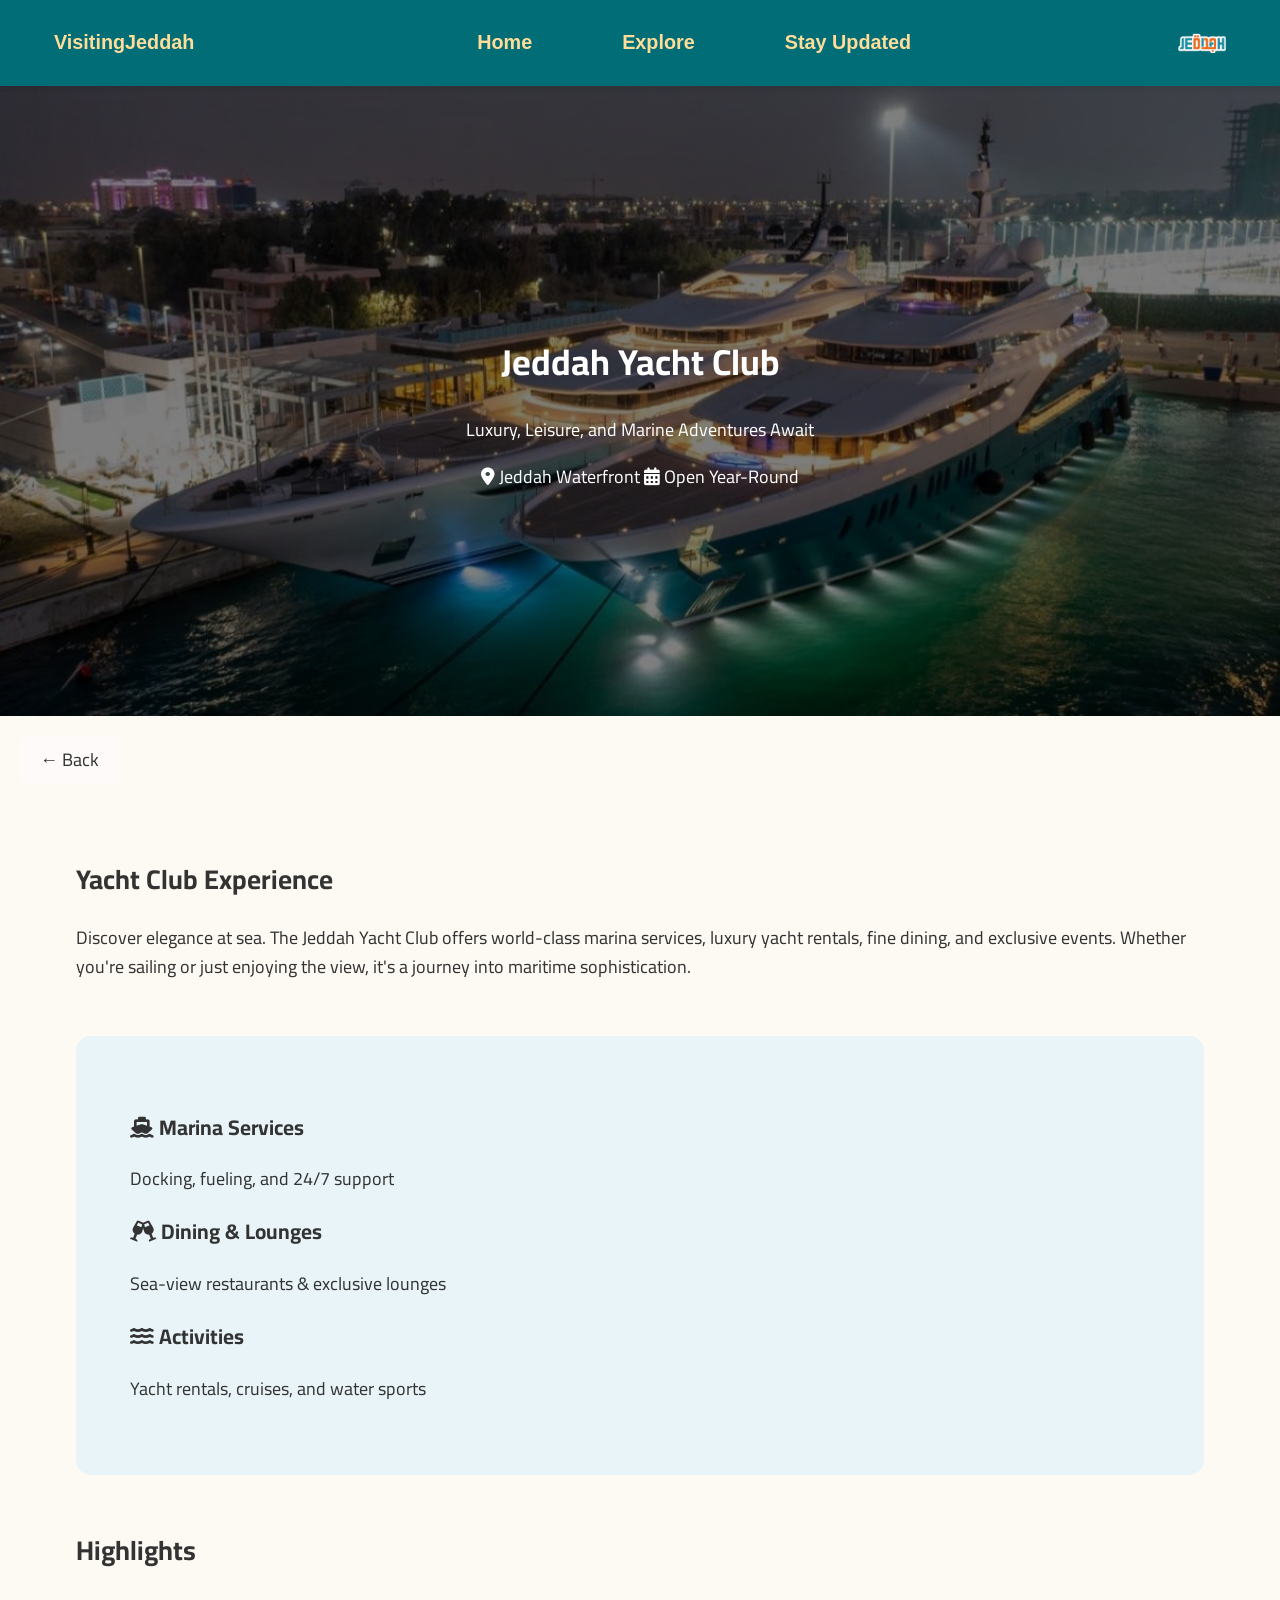
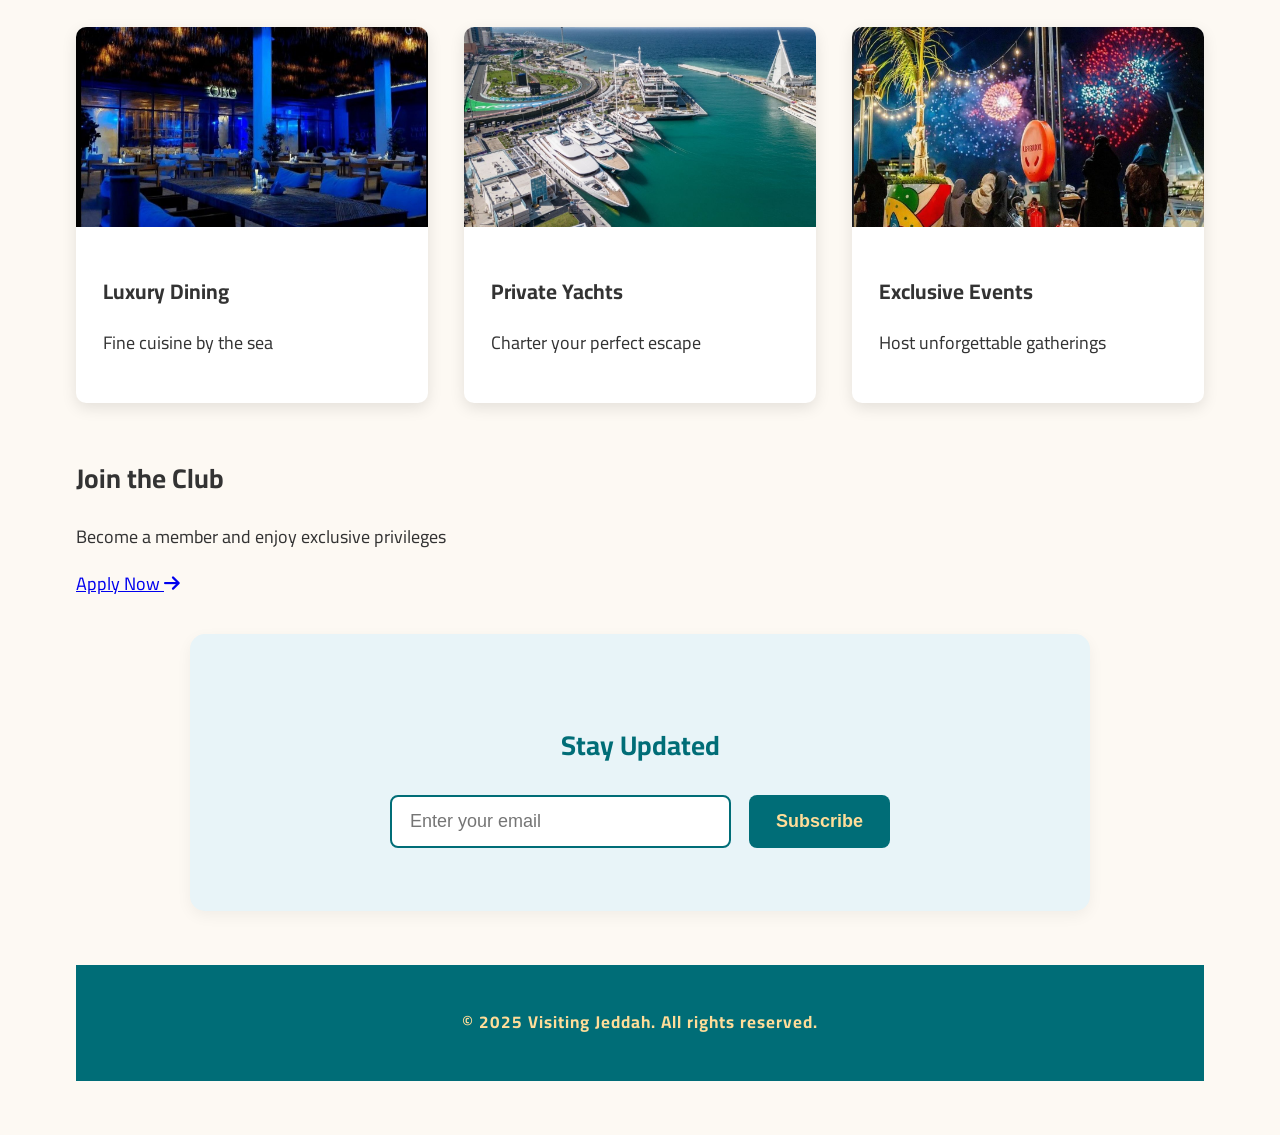
<file: yachtclub.html>
<!DOCTYPE html>
<html lang="en">
<head>
  <meta charset="UTF-8">
  <title>Yacht Club | Jeddah</title>
  <link rel="stylesheet" href="style.css">
  <link href="https://fonts.googleapis.com/css2?family=Cairo:wght@300;400;600;700&display=swap" rel="stylesheet">
  <link rel="stylesheet" href="https://cdnjs.cloudflare.com/ajax/libs/font-awesome/6.0.0/css/all.min.css">
  <style>
    .yacht-hero {
        background: linear-gradient(rgba(0,0,0,0.5), rgba(0,0,0,0.5)), url('image/Yacht/Image 2025-05-15 Yacht00.jpg') no-repeat center center / cover;
        height: 70vh;
        display: flex;
        align-items: center;
        justify-content: center;
        color: white;
        text-align: center;
    }
    .biennale-content {
      max-width: 1200px;
      margin: 3rem auto;
      padding: 0 2rem;
    }
    .exhibition-highlights {
      display: grid;
      grid-template-columns: repeat(auto-fit, minmax(300px, 1fr));
      gap: 2rem;
      margin: 3rem 0;
    }
    .highlight-card {
      background: white;
      border-radius: 10px;
      overflow: hidden;
      box-shadow: 0 5px 15px rgba(0,0,0,0.1);
      transition: transform 0.3s;
    }
    .highlight-card:hover {
      transform: translateY(-10px);
    }
    .highlight-image {
      height: 200px;
      background-size: cover;
      background-position: center;
    }
    .highlight-text {
      padding: 1.5rem;
    }
    .info-section {
      background: #e8f4f8;
      padding: 3rem;
      border-radius: 15px;
      margin: 3rem 0;
    }
    
    .back-btn {
      display: inline-block;
     margin: 20px;
     font-size: 18px;
     background-color: #fffafa;
     color: #333;
     padding: 10px 20px;
     text-decoration: none;
     border: none;
    border-radius: 5px;
    cursor: pointer;
}
  </style>
</head>
<body>


  <nav class="main-nav">
    <a href="index.html" class="logo">Visiting<span>Jeddah</span></a>
    <button class="menu-toggle" id="menuToggle" aria-label="Toggle navigation menu">
      <span></span>
      <span></span>
      <span></span>
    </button>
    <div class="nav-container" id="navContainer">
      <ul>
        <li><a href="index.html">Home </a></li>
        <li><a href="explore.html">Explore</a></li>
        <li><a href="#newsletter">Stay Updated</a></li>
      </ul>
    </div>
    <img src="image/Jeddah _ جدة Sticker by albobah.png" class="nav-image"
    height="50" alt="">
  </nav>
</div>

  <header class="yacht-hero hero">
    <div class="hero-content">
      <h1>Jeddah Yacht Club</h1>
      <p>Luxury, Leisure, and Marine Adventures Await</p>
      <div class="hero-details">
        <span><i class="fas fa-map-marker-alt"></i> Jeddah Waterfront</span>
        <span><i class="fas fa-calendar-alt"></i> Open Year-Round</span>
      </div>
    </div>
  </header>
  <a href="explore.html" class="back-btn">← Back</a>
  <main class="biennale-content">
    <section class="intro-section">
      <h2>Yacht Club Experience</h2>
      <p>Discover elegance at sea. The Jeddah Yacht Club offers world-class marina services, luxury yacht rentals, fine dining, and exclusive events. Whether you're sailing or just enjoying the view, it's a journey into maritime sophistication.</p>
    </section>

    <section class="info-section">
      <div class="info-grid">
        <div>
          <h3><i class="fas fa-ship"></i> Marina Services</h3>
          <p>Docking, fueling, and 24/7 support</p>
        </div>
        <div>
          <h3><i class="fas fa-glass-cheers"></i> Dining & Lounges</h3>
          <p>Sea-view restaurants & exclusive lounges</p>
        </div>
        <div>
          <h3><i class="fas fa-water"></i> Activities</h3>
          <p>Yacht rentals, cruises, and water sports</p>
        </div>
      </div>
    </section>

    <section class="exhibition-section">
      <h2>Highlights</h2>
      <div class="exhibition-highlights">
        <div class="highlight-card">
          <div class="highlight-image" style="background-image: url('image/Yacht/Image 2025-05-15 Yacht1.jpg')"></div>
          <div class="highlight-text">
            <h3>Luxury Dining</h3>
            <p>Fine cuisine by the sea</p>
          </div>
        </div>
        <div class="highlight-card">
          <div class="highlight-image" style="background-image: url('image/Yacht/Image 2025-05-15 Yacht2.jpg')"></div>
          <div class="highlight-text">
            <h3>Private Yachts</h3>
            <p>Charter your perfect escape</p>
          </div>
        </div>
        <div class="highlight-card">
          <div class="highlight-image" style="background-image: url('image/Yacht/Image 2025-05-15 Yacht3.jpg')"></div>
          <div class="highlight-text">
            <h3>Exclusive Events</h3>
            <p>Host unforgettable gatherings</p>
          </div>
        </div>
      </div>
    </section>

    <section class="cta-section">
      <h2>Join the Club</h2>
      <p>Become a member and enjoy exclusive privileges</p>
      <a href="https://www.jeddahyc.com" class="cta-button" target="_blank">Apply Now <i class="fas fa-arrow-right"></i></a>
    </section>
    

    <section id="newsletter" class="newsletter">
      <h3>Stay Updated</h3>
      <form id="subscribeForm" class="email-subscription">
        <input type="email" id="emailInput" placeholder="Enter your email" required>
        <button type="submit">Subscribe</button>
      </form>
      <p id="thankYouMsg" style="display:none; color: green; font-weight:bold; margin-top: 10px;">
        Thank you for subscribing!
      </p>
    </section>
     
    <script>
    document.getElementById("subscribeForm").addEventListener("submit", function(event) {
      event.preventDefault(); 
      var msg = document.getElementById("thankYouMsg");
      msg.style.display = "block"; 
      setTimeout(function() {
        msg.style.display = "none";
      }, 3000);
    });
    
    
    // Mobile Menu Toggle
    const menuToggle = document.getElementById("menuToggle");
    const navContainer = document.getElementById("navContainer");
    
    if (menuToggle && navContainer) {
      menuToggle.addEventListener("click", function() {
        menuToggle.classList.toggle("active");
        navContainer.classList.toggle("active");
      });

      // Close mobile menu when a link is clicked
      const navLinks = navContainer.querySelectorAll("a");
      navLinks.forEach(link => {
        link.addEventListener("click", function() {
          menuToggle.classList.remove("active");
          navContainer.classList.remove("active");
        });
      });
    }
    </script>
    
    <footer>
      <p>&copy; 2025 Visiting Jeddah. All rights reserved.</p>
    </footer>
    
</body>
</html>
</file>
<file: style.css>
/* ===== GLOBAL STYLES ===== */
* {
  box-sizing: border-box;
}

html {
  scroll-behavior: smooth;
  font-size: 16px;
}

body {
  margin: 0;
  font-family: 'Cairo', sans-serif;
  background-color: #fdf9f3;
  color: #333;
  line-height: 1.6;
}

/* ===== NAVIGATION ===== */
.main-nav {
  background-color: #006d77;
  padding: 1rem;
  box-shadow: 0 2px 10px rgba(0, 0, 0, 0.1);
  display: flex;
  justify-content: space-between;
  align-items: center;
  flex-wrap: wrap;
  gap: 1rem;
  position: relative;
  z-index: 100;
}

.logo {
  color: #ffdd99;
  text-decoration: none;
  font-family: "Tagesschrift", sans-serif;
  font-size: 1.2rem;
  font-weight: 700;
  white-space: nowrap;
  flex-shrink: 0;
}

.logo span {
  color: #ffdd99;
}

.menu-toggle {
  display: flex;
  flex-direction: column;
  cursor: pointer;
  gap: 5px;
  background: none;
  border: none;
  padding: 0.5rem;
  margin-left: auto;
}

.menu-toggle span {
  width: 25px;
  height: 3px;
  background-color: #ffdd99;
  transition: all 0.3s ease;
  border-radius: 2px;
  display: block;
}

.menu-toggle.active span:nth-child(1) {
  transform: rotate(45deg) translate(8px, 8px);
}

.menu-toggle.active span:nth-child(2) {
  opacity: 0;
}

.menu-toggle.active span:nth-child(3) {
  transform: rotate(-45deg) translate(8px, -8px);
}

.nav-container {
  display: none;
  justify-content: center;
  flex: 1 1 100%;
  width: 100%;
}

.nav-container.active {
  display: flex;
}

.nav-container ul {
  list-style: none;
  margin: 0;
  padding: 0;
  display: flex;
  justify-content: center;
  flex-wrap: wrap;
  gap: 1.5rem;
  width: 100%;
}

.main-nav a {
  color: #ffdd99;
  text-decoration: none;
  font-family: "Tagesschrift", sans-serif;
  font-size: 1rem;
  font-weight: 700;
  padding: 0.5rem 1rem;
  transition: color 0.3s ease;
  display: inline-block;
}

.main-nav a:hover {
  color: #ffffff;
  text-decoration: underline;
}

.nav-image {
  max-width: 50px;
  height: auto;
  flex-shrink: 0;
  display: none;
}

/* ===== HERO SECTION ===== */
.main-hero {
  background: linear-gradient(rgba(0, 0, 0, 0.6), rgba(0, 0, 0, 0.6));
  min-height: 50vh;
  display: flex;
  align-items: center;
  justify-content: center;
  text-align: center;
  color: white;
  position: relative;
  border-radius: 0 0 25px 25px;
  background-image: url('image/65017ec2bd0d59041f22a3ac_jeddah.jpg');
  background-size: cover;
  background-position: center;
  background-attachment: scroll;
  transition: background-image 0.5s ease;
  padding: 2rem 1rem;
}

.main-hero-content {
  background-color: rgba(255, 255, 255, 0.1);
  padding: 1.5rem 1rem;
  border-radius: 20px;
  backdrop-filter: blur(5px);
  animation: fadeInDown 1s ease-out;
  max-width: 90%;
  width: 100%;
}

.main-hero-content h1 {
  font-size: 1.8rem;
  margin-bottom: 1rem;
  color: #ffdd99;
  line-height: 1.2;
}

.main-hero-content p {
  font-size: 1rem;
  color: #fdfdfd;
  margin: 0;
}

.main-hero:hover {
  background-image: url('image/jeddahph2.png.jpg');
}

/* ===== ITINERARY CARD ===== */
.itinerary-card {
  background: #dbeaf2;
  border-radius: 16px;
  box-shadow: 0 4px 18px rgba(0, 0, 0, 0.08);
  margin-bottom: 1.25rem;
  overflow: hidden;
  width: 100%;
  display: flex;
  flex-wrap: wrap;
  max-width: 1200px;
  margin-left: auto;
  margin-right: auto;
}

.img-grid {
  flex: 1 1 100%;
  display: flex;
  justify-content: center;
  align-items: center;
  padding: 1rem;
  gap: 8px;
}

.itinerary-image {
  width: 100%;
  max-width: 100%;
  height: auto;
  max-height: 400px;
  object-fit: cover;
  border-radius: 8px;
}

.details {
  flex: 1 1 100%;
  padding: 2rem 1.5rem;
}

.details h6 {
  margin: 0 0 6px;
  text-transform: uppercase;
  font-size: 0.75rem;
  color: #8a8a8a;
  letter-spacing: 0.5px;
}

.details h2 {
  margin: 0 0 18px;
  font-size: 1.8rem;
  line-height: 1.25;
  color: #333;
}

.details p {
  margin: 0 0 28px;
  color: #555;
  line-height: 1.6;
  font-size: 1rem;
}

.detail-link {
  font-weight: bold;
  color: #006d77;
  text-decoration: none;
  font-size: 1rem;
  transition: color 0.3s ease;
  margin: 0;
}

.detail-link:hover {
  color: #00565e;
  text-decoration: underline;
}

/* ===== SECTION TITLE ===== */
.section-title {
  text-align: center;
  margin: 2rem 1rem;
  padding: 0 1rem;
}

.section-title h2 {
  font-size: 1.8rem;
  color: #006d77;
  margin: 0;
  text-transform: capitalize;
}

/* ===== CARDS CONTAINER ===== */
.cards-container {
  display: flex;
  flex-direction: column;
  align-items: center;
  gap: 1.5rem;
  padding: 1.5rem;
  max-width: 1400px;
  margin: 0 auto;
}

.row {
  display: flex;
  justify-content: center;
  gap: 1.5rem;
  flex-wrap: wrap;
  width: 100%;
  margin-bottom: 1rem;
}

/* ===== CARD STYLES ===== */
.card, .card1, .card2, .card3 {
  display: flex;
  flex-direction: column;
  justify-content: flex-end;
  align-items: center;
  width: 100%;
  max-width: 300px;
  min-height: 250px;
  background-size: cover;
  background-position: center;
  background-repeat: no-repeat;
  background-color: #ffffff;
  border-radius: 20px;
  border: 2px solid #006d77;
  padding: 1.5rem;
  text-align: center;
  text-decoration: none;
  color: #ffffff;
  transition: all 0.3s ease;
  box-shadow: 0 6px 16px rgba(0, 0, 0, 0.07);
}

.card {
  background-image: url("image/Jeddah-Yacht-Club-Marina.png");
}

.card1 {
  background-image: url("image/RFY3MEI7ESNI3SDD4LVPNYPF6M.jpg");
}

.card2 {
  background-image: url("image/art.JPG");
}

.card3 {
  background-image: url("image/w6WvOcgIltDnesT5p82S8QKuw3GS2NWeLCydoYrV.jpg");
}

.card:hover, .card1:hover, .card2:hover, .card3:hover {
  transform: translateY(-4px);
  box-shadow: 0 12px 24px rgba(0, 0, 0, 0.15);
}

.card h3, .card1 h3, .card2 h3, .card3 h3 {
  margin: 0 0 0.5rem;
  font-size: 1.3rem;
  color: #ffffff;
  text-shadow: 1px 1px 3px rgba(0, 0, 0, 0.7);
}

.card p, .card1 p, .card2 p, .card3 p {
  margin: 0 0 1rem;
  color: #ffffff;
  font-size: 0.9rem;
  text-shadow: 1px 1px 2px rgba(0, 0, 0, 0.5);
}

.card-link {
  font-weight: bold;
  color: #ffffff;
  text-decoration: none;
  font-size: 0.95rem;
  text-shadow: 1px 1px 3px rgba(0, 0, 0, 0.7);
  transition: text-decoration 0.3s ease;
}

.card-link:hover {
  text-decoration: underline;
}

/* ===== EXPLORE MORE SECTION ===== */
.explore-more-section {
  text-align: center;
  margin: 2rem auto;
  padding: 1rem;
  max-width: 600px;
}

.explore-more-section h2 {
  font-size: 1.4rem;
  margin-bottom: 1.5rem;
  color: #006d77;
}

.explore-button {
  text-decoration: none;
  font-size: 1rem;
  background-color: #345c65;
  color: white;
  padding: 0.8rem 1.5rem;
  border-radius: 6px;
  display: inline-block;
  transition: all 0.3s ease;
  border: 2px solid #345c65;
  font-weight: 600;
}

.explore-button:hover {
  background-color: #2a4a52;
  border-color: #2a4a52;
  transform: translateY(-2px);
}

/* ===== NEWSLETTER SECTION ===== */
.newsletter {
  background-color: #e8f4f8;
  padding: 2rem 1.5rem;
  text-align: center;
  margin: 2rem auto;
  max-width: 800px;
  border-radius: 15px;
  box-shadow: 0 5px 15px rgba(0, 0, 0, 0.05);
}

.newsletter h3 {
  color: #006d77;
  margin-bottom: 1.5rem;
  font-size: 1.5rem;
}

.email-subscription {
  display: flex;
  justify-content: center;
  gap: 1rem;
  max-width: 500px;
  margin: 0 auto;
  flex-wrap: wrap;
}

.email-subscription input {
  padding: 0.8rem 1rem;
  border: 2px solid #006d77;
  border-radius: 8px;
  font-size: 1rem;
  flex: 1 1 auto;
  min-width: 150px;
  background-color: #fff;
  transition: border-color 0.3s ease;
}

.email-subscription input:focus {
  outline: none;
  border-color: #00565e;
}

.email-subscription button {
  background-color: #006d77;
  color: #ffdd99;
  border: none;
  padding: 0.8rem 1.5rem;
  border-radius: 8px;
  font-size: 1rem;
  font-weight: bold;
  cursor: pointer;
  transition: background-color 0.3s ease;
  white-space: nowrap;
  flex-shrink: 0;
}

.email-subscription button:hover {
  background-color: #00565e;
}

#thankYouMsg {
  margin-top: 1rem;
  color: green;
  font-weight: bold;
}

/* ===== FOOTER ===== */
footer {
  text-align: center;
  padding: 1.5rem;
  background: #006d77;
  color: #ffdd99;
  margin-top: 3rem;
  font-weight: bold;
  letter-spacing: 1px;
  font-size: 0.95rem;
}

/* ===== MODAL / POPUP ===== */
.popup {
  display: none;
  position: fixed;
  left: 0;
  top: 0;
  width: 100%;
  height: 100%;
  background-color: rgba(77, 77, 77, 0.8);
  z-index: 999;
  overflow-y: auto;
}

.popup-content {
  background-color: #ffffff;
  margin: 10% auto;
  padding: 2rem 1.5rem;
  width: 90%;
  max-width: 400px;
  text-align: center;
  position: relative;
  border-radius: 12px;
  box-shadow: 0 8px 32px rgba(0, 0, 0, 0.2);
}

.close-btn {
  position: absolute;
  top: 10px;
  right: 10px;
  font-size: 24px;
  background: none;
  border: none;
  color: #333;
  cursor: pointer;
  padding: 0.5rem;
  line-height: 1;
}

.close-btn:hover {
  color: #006d77;
}

.popup-content h5 {
  font-size: 1.5rem;
  margin: 0 0 1rem;
  color: #006d77;
}

.popup-content p {
  font-size: 1rem;
  margin: 1rem 0;
}

.popup-content video {
  width: 100%;
  max-width: 300px;
  height: auto;
  aspect-ratio: 3/2;
  object-fit: cover;
  border-radius: 8px;
  margin: 1rem 0;
}

.popup-content input {
  padding: 0.8rem;
  width: 100%;
  margin: 1rem 0;
  background-color: #c9e4e8;
  border: 2px solid #006d77;
  border-radius: 6px;
  font-size: 1rem;
  transition: border-color 0.3s ease;
}

.popup-content input:focus {
  outline: none;
  border-color: #00565e;
}

#emailError {
  color: red;
  display: none;
  font-size: 0.875rem;
  margin: 0.5rem 0;
}

.popup-content button {
  background-color: #006d77;
  color: #ffdd99;
  border: none;
  padding: 0.8rem 1.5rem;
  border-radius: 8px;
  font-size: 1rem;
  font-weight: bold;
  cursor: pointer;
  transition: background-color 0.3s ease;
  width: 100%;
  margin-top: 1rem;
}

.popup-content button:hover {
  background-color: #00565e;
}

/* ===== ANIMATION ===== */
@keyframes fadeInDown {
  from {
    opacity: 0;
    transform: translateY(-30px);
  }
  to {
    opacity: 1;
    transform: translateY(0);
  }
}

/* ===== UTILITIES ===== */
#welcomeMessage {
  z-index: 1001;
}

/* ===== TABLET BREAKPOINT (768px) ===== */
@media (min-width: 768px) {
  .menu-toggle {
    display: none !important;
  }

  .nav-container {
    display: flex !important;
    flex: 0 1 auto;
    width: auto;
    margin: 0 auto;
  }

  .nav-image {
    display: block;
    margin-right: 1rem;
  }

  .main-nav {
    flex-wrap: nowrap;
  }

  .main-nav ul {
    gap: 2rem;
  }

  .main-hero {
    min-height: 70vh;
    padding: 2rem;
  }

  .main-hero-content {
    padding: 2rem 3rem;
  }

  .main-hero-content h1 {
    font-size: 2.5rem;
  }

  .main-hero-content p {
    font-size: 1.1rem;
  }

  .img-grid {
    flex: 1 1 45%;
    padding: 2rem;
  }

  .itinerary-image {
    max-height: 500px;
  }

  .details {
    flex: 1 1 45%;
    padding: 2rem 2rem;
  }

  .details h2 {
    font-size: 2rem;
  }

  .section-title h2 {
    font-size: 2.2rem;
  }

  .card, .card1, .card2, .card3 {
    min-height: 300px;
    max-width: 280px;
  }

  .row {
    gap: 2rem;
  }

  .newsletter {
    padding: 3rem 2rem;
  }

  .email-subscription {
    flex-wrap: nowrap;
  }

  .email-subscription input {
    flex: 1 1 auto;
  }

  .popup-content {
    margin: 8% auto;
    padding: 3rem 2rem;
    max-width: 500px;
  }

  .explore-more-section {
    max-width: 700px;
  }
}

/* ===== DESKTOP BREAKPOINT (1024px) ===== */
@media (min-width: 1024px) {
  html {
    font-size: 18px;
  }

  .main-nav {
    padding: 1rem 2rem;
    gap: 1.5rem;
  }

  .nav-container ul {
    gap: 3rem;
  }

  .main-nav a {
    font-size: 1.1rem;
  }

  .main-hero {
    min-height: 80vh;
  }

  .main-hero-content h1 {
    font-size: 3rem;
  }

  .main-hero-content p {
    font-size: 1.2rem;
  }

  .itinerary-card {
    flex-wrap: nowrap;
  }

  .img-grid {
    flex: 0 0 45%;
  }

  .details {
    flex: 0 0 55%;
    padding: 3rem 3rem;
  }

  .details h2 {
    font-size: 2.2rem;
  }

  .cards-container {
    padding: 2rem;
  }

  .row {
    gap: 2.5rem;
  }

  .card, .card1, .card2, .card3 {
    max-width: 320px;
    min-height: 350px;
  }

  .card h3, .card1 h3, .card2 h3, .card3 h3 {
    font-size: 1.5rem;
  }

  .section-title h2 {
    font-size: 2.5rem;
  }

  .explore-more-section {
    max-width: 800px;
  }

  .explore-button {
    padding: 1rem 2rem;
    font-size: 1.1rem;
  }

  .newsletter {
    padding: 3.5rem 3rem;
    max-width: 900px;
  }

  .popup-content {
    margin: 5% auto;
  }
}

/* ===== LARGE DESKTOP BREAKPOINT (1440px) ===== */
@media (min-width: 1440px) {
  html {
    font-size: 18px;
  }

  .main-hero-content h1 {
    font-size: 3.5rem;
  }

  .details h2 {
    font-size: 2.5rem;
  }

  .card, .card1, .card2, .card3 {
    max-width: 360px;
  }

  .cards-container {
    max-width: 1400px;
  }
}

/* ===== TOUCH DEVICE OPTIMIZATIONS ===== */
@media (hover: none) and (pointer: coarse) {
  .card, .card1, .card2, .card3,
  .explore-button,
  .email-subscription button {
    min-height: 50px;
    min-width: 50px;
  }

  .menu-toggle span {
    min-height: 4px;
  }
}

/* ===== DARK MODE SUPPORT ===== */
@media (prefers-color-scheme: dark) {
  body {
    background-color: #1a1a1a;
    color: #f0f0f0;
  }

  .details {
    color: #f0f0f0;
  }

  .details h2 {
    color: #e0e0e0;
  }

  .details p {
    color: #b0b0b0;
  }

  .popup-content {
    background-color: #2a2a2a;
    color: #f0f0f0;
  }

  .close-btn {
    color: #e0e0e0;
  }

  .newsletter {
    background-color: #1f3a3f;
  }

  .email-subscription input {
    background-color: #1a2d30;
    color: #f0f0f0;
    border-color: #00a8ba;
  }
}
</file>
<file: styleex.css>
/* ===== GLOBAL STYLES ===== */
* {
  box-sizing: border-box;
}

html {
  scroll-behavior: smooth;
  font-size: 16px;
}

body {
  margin: 0;
  font-family: 'Cairo', sans-serif;
  background-color: #fdf9f3;
  color: #333;
  line-height: 1.6;
}

/* ===== NAVIGATION ===== */
.main-nav {
  background-color: #006d77;
  padding: 1rem;
  box-shadow: 0 2px 10px rgba(0, 0, 0, 0.1);
  display: flex;
  justify-content: space-between;
  align-items: center;
  flex-wrap: wrap;
  gap: 1rem;
  position: relative;
  z-index: 100;
}

.logo {
  color: #ffdd99;
  text-decoration: none;
  font-family: "Tagesschrift", sans-serif;
  font-size: 1.2rem;
  font-weight: 700;
  white-space: nowrap;
  flex-shrink: 0;
}

.logo span {
  color: #ffdd99;
}

.menu-toggle {
  display: flex;
  flex-direction: column;
  cursor: pointer;
  gap: 5px;
  background: none;
  border: none;
  padding: 0.5rem;
  margin-left: auto;
}

.menu-toggle span {
  width: 25px;
  height: 3px;
  background-color: #ffdd99;
  transition: all 0.3s ease;
  border-radius: 2px;
  display: block;
}

.menu-toggle.active span:nth-child(1) {
  transform: rotate(45deg) translate(8px, 8px);
}

.menu-toggle.active span:nth-child(2) {
  opacity: 0;
}

.menu-toggle.active span:nth-child(3) {
  transform: rotate(-45deg) translate(8px, -8px);
}

.nav-container {
  display: none;
  justify-content: center;
  flex: 1 1 100%;
  width: 100%;
}

.nav-container.active {
  display: flex;
}

.nav-container ul {
  list-style: none;
  margin: 0;
  padding: 0;
  display: flex;
  justify-content: center;
  flex-wrap: wrap;
  gap: 1.5rem;
  width: 100%;
}

.main-nav a {
  color: #ffdd99;
  text-decoration: none;
  font-family: "Tagesschrift", sans-serif;
  font-size: 1rem;
  font-weight: 700;
  padding: 0.5rem 1rem;
  transition: color 0.3s ease;
  display: inline-block;
}

.main-nav a:hover {
  color: #ffffff;
  text-decoration: underline;
}

.nav-image {
  max-width: 50px;
  height: auto;
  flex-shrink: 0;
  display: none;
}

/* ===== CARDS CONTAINER ===== */
.cards-container {
  display: flex;
  flex-direction: column;
  align-items: center;
  gap: 1.5rem;
  padding: 1.5rem;
  max-width: 1200px;
  margin: 0 auto;
}

.divider-title {
  color: #006d77;
  text-align: center;
  font-size: 1.5rem;
  margin: 2rem 0 1rem;
  width: 100%;
}

/* ===== ITINERARY CARD ===== */
.itinerary-card {
  display: flex;
  flex-wrap: wrap;
  background: #d5d7d7;
  border-radius: 16px;
  box-shadow: 0 4px 18px rgba(0, 0, 0, 0.08);
  margin-bottom: 1.25rem;
  overflow: hidden;
  width: 100%;
  max-width: 100%;
  transition: all 0.3s ease;
}

.itinerary-card:hover {
  transform: translateY(-4px);
  box-shadow: 0 12px 24px rgba(0, 0, 0, 0.15);
}

.img-grid {
  flex: 1 1 100%;
  display: flex;
  justify-content: center;
  align-items: center;
  padding: 1rem;
  gap: 8px;
}

.img-grid img {
  width: 100%;
  max-width: 100%;
  height: auto;
  max-height: 300px;
  object-fit: cover;
  border-radius: 8px;
}

.details {
  flex: 1 1 100%;
  padding: 1.5rem;
}

.details h6 {
  overflow: visible;
  margin: 0 0 3px;
  text-transform: uppercase;
  font-size: 0.75rem;
  color: #8a8a8a;
  letter-spacing: 0.5px;
}

.details h2 {
  margin: 0 0 10px;
  font-size: 1.5rem;
  line-height: 1.25;
  color: #333;
}

.details p {
  margin: 0 0 14px;
  color: #090101;
  line-height: 1.6;
  font-size: 1rem;
  text-align: left;
}

.detail-link {
  font-weight: bold;
  color: #006d77;
  text-decoration: none;
  font-size: 1rem;
  transition: color 0.3s ease;
  margin: 1rem 0;
  display: inline-block;
}

.detail-link:hover {
  color: #00565e;
  text-decoration: underline;
}

/* ===== NEWSLETTER SECTION ===== */
.newsletter {
  background-color: #e8f4f8;
  padding: 2rem 1.5rem;
  text-align: center;
  margin: 2rem auto;
  max-width: 800px;
  border-radius: 15px;
  box-shadow: 0 5px 15px rgba(0, 0, 0, 0.05);
}

.newsletter h3 {
  color: #006d77;
  margin-bottom: 1.5rem;
  font-size: 1.5rem;
}

.email-subscription {
  display: flex;
  justify-content: center;
  gap: 1rem;
  max-width: 500px;
  margin: 0 auto;
  flex-wrap: wrap;
}

.email-subscription input {
  padding: 0.8rem 1rem;
  border: 2px solid #006d77;
  border-radius: 8px;
  font-size: 1rem;
  flex: 1 1 auto;
  min-width: 150px;
  background-color: #fff;
  transition: border-color 0.3s ease;
}

.email-subscription input:focus {
  outline: none;
  border-color: #00565e;
}

.email-subscription button {
  background-color: #006d77;
  color: #ffdd99;
  border: none;
  padding: 0.8rem 1.5rem;
  border-radius: 8px;
  font-size: 1rem;
  font-weight: bold;
  cursor: pointer;
  transition: background-color 0.3s ease;
  white-space: nowrap;
  flex-shrink: 0;
}

.email-subscription button:hover {
  background-color: #00565e;
}

/* ===== FOOTER ===== */
footer {
  text-align: center;
  padding: 1.5rem;
  background: #006d77;
  color: #ffdd99;
  margin-top: 3rem;
  font-weight: bold;
  letter-spacing: 1px;
  font-size: 0.95rem;
}

/* ===== POPUP ===== */
.popup {
  display: none;
  position: fixed;
  left: 0;
  top: 0;
  width: 100%;
  height: 100%;
  background-color: rgba(77, 77, 77, 0.8);
  z-index: 999;
  overflow-y: auto;
}

.popup-content {
  background-color: #ffffff;
  margin: 10% auto;
  padding: 2rem 1.5rem;
  width: 90%;
  max-width: 400px;
  text-align: center;
  position: relative;
  border-radius: 12px;
  box-shadow: 0 8px 32px rgba(0, 0, 0, 0.2);
}

.close-btn {
  position: absolute;
  top: 10px;
  right: 10px;
  font-size: 24px;
  background: none;
  border: none;
  color: #333;
  cursor: pointer;
  padding: 0.5rem;
  line-height: 1;
}

.close-btn:hover {
  color: #006d77;
}

.popup-content h5 {
  font-size: 1.5rem;
  margin: 0 0 1rem;
  color: #006d77;
}

.popup-content p {
  font-size: 1rem;
  margin: 1rem 0;
}

.popup-content video {
  width: 100%;
  max-width: 300px;
  height: auto;
  aspect-ratio: 3/2;
  object-fit: cover;
  border-radius: 8px;
  margin: 1rem 0;
}

.popup-content input {
  padding: 0.8rem;
  width: 100%;
  margin: 1rem 0;
  background-color: #c9e4e8;
  border: 2px solid #006d77;
  border-radius: 6px;
  font-size: 1rem;
  transition: border-color 0.3s ease;
}

.popup-content input:focus {
  outline: none;
  border-color: #00565e;
}

#emailError {
  color: red;
  display: none;
  font-size: 0.875rem;
  margin: 0.5rem 0;
}

.popup-content button {
  background-color: #006d77;
  color: #ffdd99;
  border: none;
  padding: 0.8rem 1.5rem;
  border-radius: 8px;
  font-size: 1rem;
  font-weight: bold;
  cursor: pointer;
  transition: background-color 0.3s ease;
  width: 100%;
  margin-top: 1rem;
}

.popup-content button:hover {
  background-color: #00565e;
}

/* ===== UTILITIES ===== */
p1 {
  background-color: #cde8f2;
  border-radius: 10px;
  margin: 10px;
}

input {
  padding: 8px;
  width: 90%;
  margin-top: 2.5px;
  background-color: #c9e4e8;
}

button {
  background-color: #006d77;
  color: #ffdd99;
  border: none;
  margin: 10px;
  border-radius: 8px;
  font-size: 1rem;
  font-weight: bold;
  cursor: pointer;
  transition: background-color 0.3s ease;
}

video {
  width: 100%;
  max-width: 300px;
  height: auto;
  aspect-ratio: 3/2;
  object-fit: cover;
  border-radius: 8px;
}

p {
  font-size: 1rem;
}

/* ===== TABLET BREAKPOINT (768px) ===== */
@media (min-width: 768px) {
  .menu-toggle {
    display: none !important;
  }

  .nav-container {
    display: flex !important;
    flex: 0 1 auto;
    width: auto;
    margin: 0 auto;
  }

  .nav-image {
    display: block;
    margin-right: 1rem;
  }

  .main-nav {
    flex-wrap: nowrap;
  }

  .main-nav ul {
    gap: 2rem;
  }

  .divider-title {
    font-size: 1.8rem;
  }

  .img-grid {
    flex: 1 1 45%;
    padding: 2rem;
  }

  .img-grid img {
    max-height: 400px;
  }

  .details {
    flex: 1 1 45%;
    padding: 2rem;
  }

  .details h2 {
    font-size: 1.8rem;
  }

  .details p {
    text-align: left;
  }

  .itinerary-card {
    flex-wrap: nowrap;
  }

  .newsletter {
    padding: 3rem 2rem;
  }

  .email-subscription {
    flex-wrap: nowrap;
  }

  .email-subscription input {
    flex: 1 1 auto;
  }

  .popup-content {
    margin: 8% auto;
    padding: 3rem 2rem;
    max-width: 500px;
  }
}

/* ===== DESKTOP BREAKPOINT (1024px) ===== */
@media (min-width: 1024px) {
  html {
    font-size: 18px;
  }

  .main-nav {
    padding: 1rem 2rem;
    gap: 1.5rem;
  }

  .nav-container ul {
    gap: 3rem;
  }

  .main-nav a {
    font-size: 1.1rem;
  }

  .cards-container {
    padding: 2rem;
  }

  .divider-title {
    font-size: 2rem;
  }

  .details h2 {
    font-size: 2rem;
  }

  .newsletter {
    padding: 3.5rem 3rem;
    max-width: 900px;
  }

  .popup-content {
    margin: 5% auto;
  }
}

/* ===== LARGE DESKTOP BREAKPOINT (1440px) ===== */
@media (min-width: 1440px) {
  html {
    font-size: 18px;
  }

  .details h2 {
    font-size: 2.2rem;
  }

  .cards-container {
    max-width: 1200px;
  }
}

/* ===== TOUCH DEVICE OPTIMIZATIONS ===== */
@media (hover: none) and (pointer: coarse) {
  .email-subscription button {
    min-height: 50px;
    min-width: 50px;
  }

  .menu-toggle span {
    min-height: 4px;
  }
}

/* ===== DARK MODE SUPPORT ===== */
@media (prefers-color-scheme: dark) {
  body {
    background-color: #1a1a1a;
    color: #f0f0f0;
  }

  .details {
    color: #f0f0f0;
  }

  .details h2 {
    color: #e0e0e0;
  }

  .details p {
    color: #b0b0b0;
  }

  .popup-content {
    background-color: #2a2a2a;
    color: #f0f0f0;
  }

  .close-btn {
    color: #e0e0e0;
  }

  .newsletter {
    background-color: #1f3a3f;
  }

  .email-subscription input {
    background-color: #1a2d30;
    color: #f0f0f0;
    border-color: #00a8ba;
  }
}
</file>
